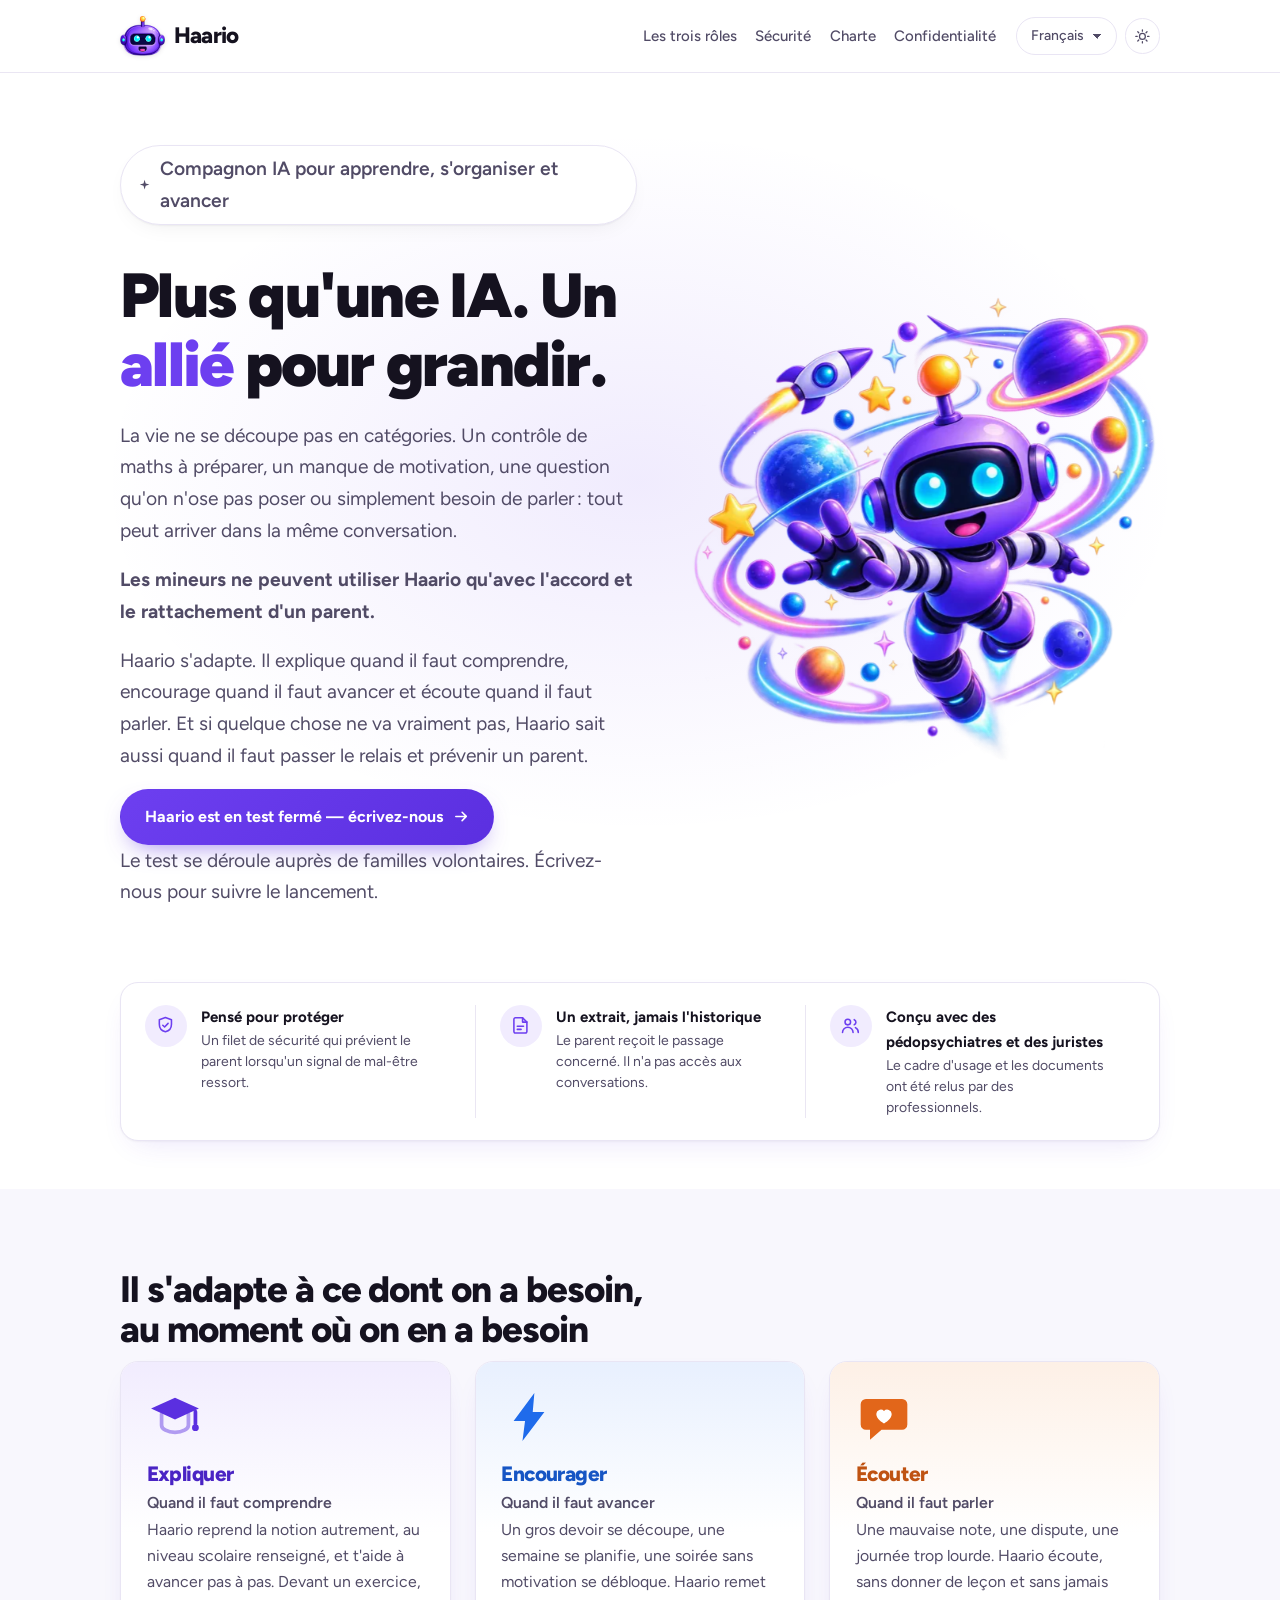
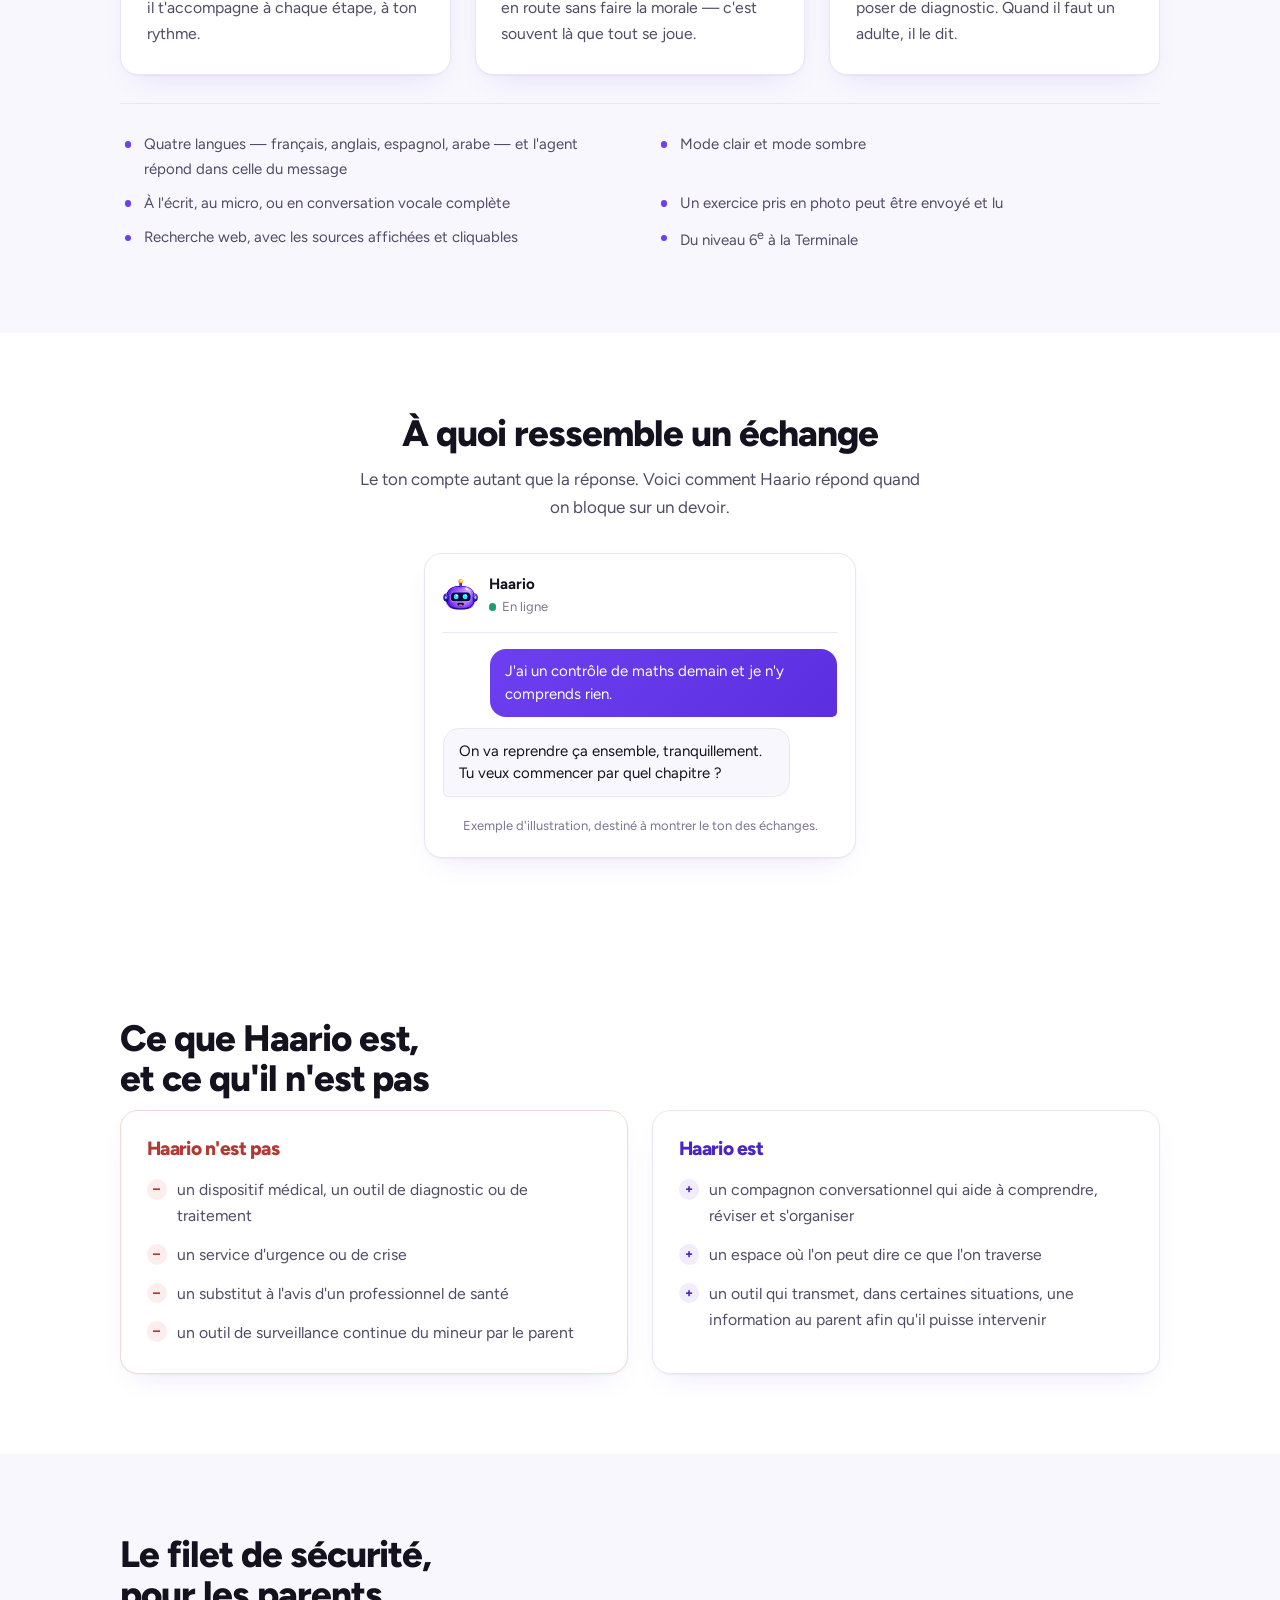
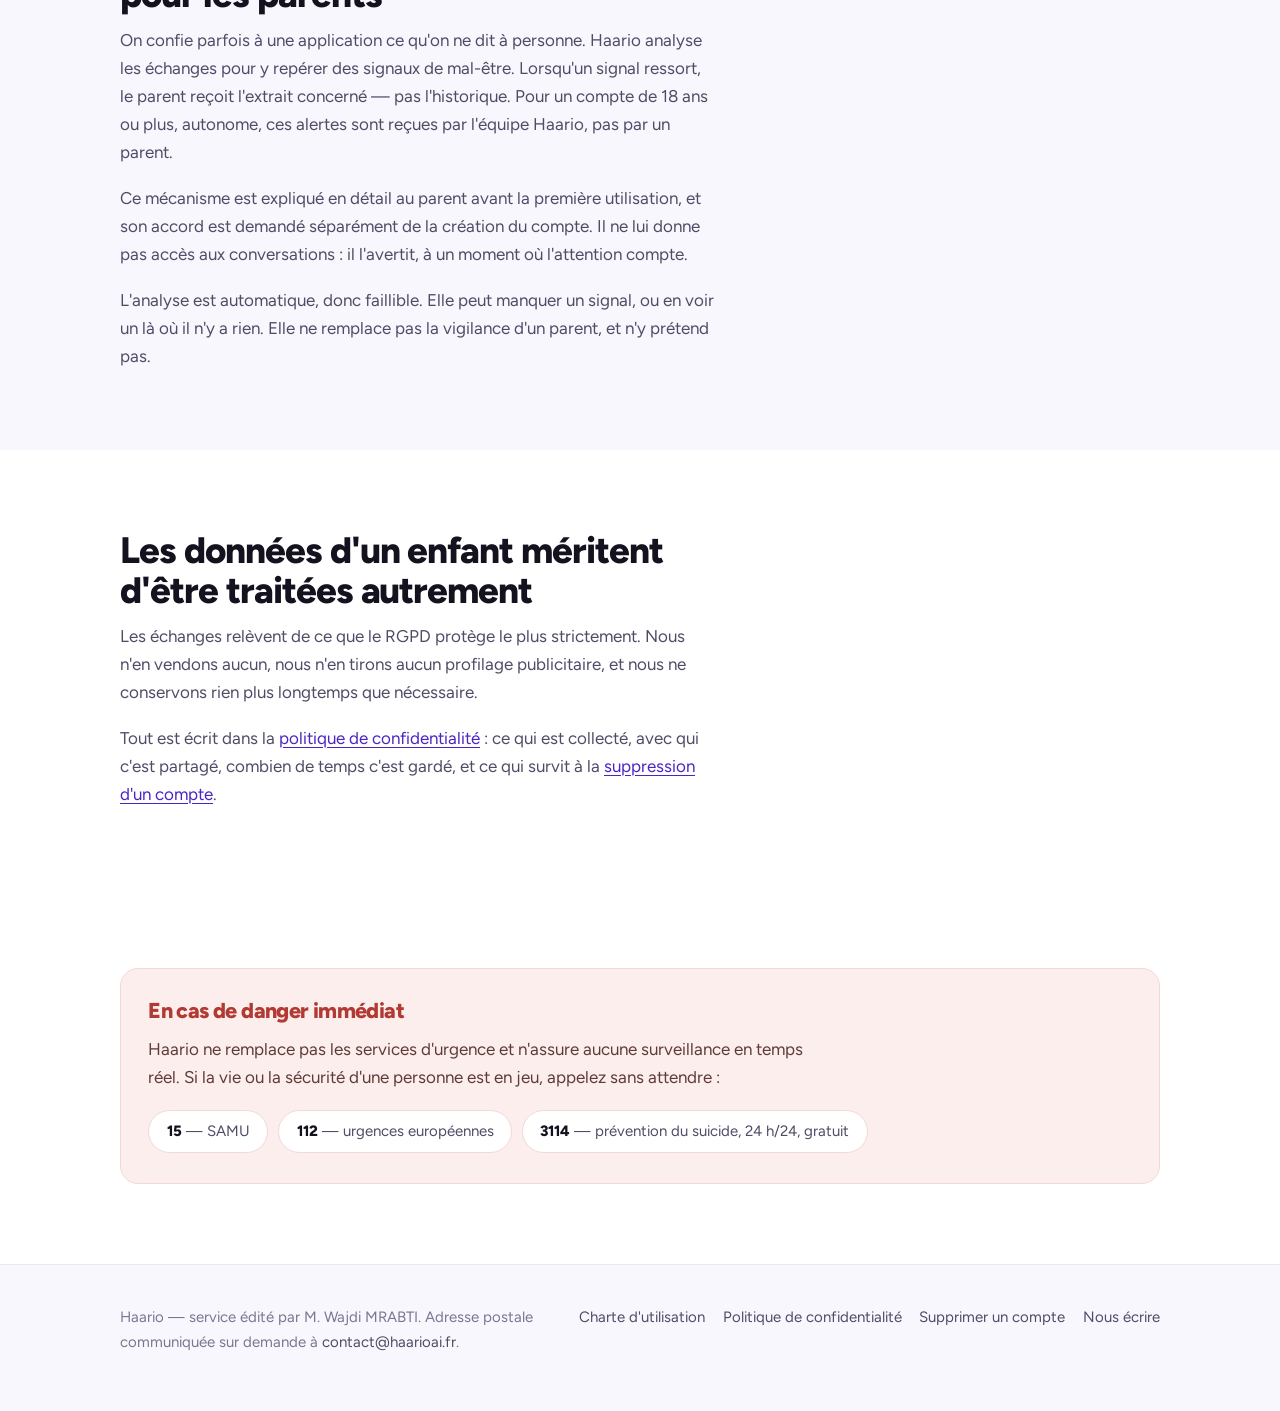
<file: index.html>
<!DOCTYPE html>
<html lang="fr" dir="ltr">
<head>
<meta charset="UTF-8">
<meta name="viewport" content="width=device-width, initial-scale=1">
<title>Haario — plus qu'une IA, un allié pour grandir</title>
<meta name="description" content="Haario est un compagnon IA pour apprendre, s'organiser et avancer. Il explique quand il faut comprendre, encourage quand il faut avancer, écoute quand il faut parler. Les mineurs ne peuvent utiliser Haario qu'avec l'accord et le rattachement d'un parent.">
<meta property="og:title" content="Haario — plus qu'une IA, un allié pour grandir">
<meta property="og:description" content="Compagnon IA pour apprendre, s'organiser et avancer. Il explique quand il faut comprendre, encourage quand il faut avancer, écoute quand il faut parler.">
<meta property="og:image" content="https://haarioai.com/images/haario-partage-1200x630.jpg">
<meta property="og:image:type" content="image/jpeg">
<meta property="og:image:width" content="1200">
<meta property="og:image:height" content="630">
<meta property="og:url" content="https://haarioai.com/">
<meta property="og:type" content="website">
<meta name="twitter:card" content="summary_large_image">
<meta name="theme-color" content="#FFFFFF" media="(prefers-color-scheme: light)">
<meta name="theme-color" content="#08060F" media="(prefers-color-scheme: dark)">
<link rel="icon" href="/images/haario-tete-icone-64.png" sizes="64x64" type="image/png">
<link rel="icon" href="/images/haario-tete-icone-192.png" sizes="192x192" type="image/png">
<link rel="apple-touch-icon" href="/images/haario-tete-icone-180.png">
<link rel="preconnect" href="https://fonts.googleapis.com">
<link rel="preconnect" href="https://fonts.gstatic.com" crossorigin>
<link href="https://fonts.googleapis.com/css2?family=Figtree:wght@400;500;600;700;800;900&family=Noto+Naskh+Arabic:wght@400;700&display=swap" rel="stylesheet">
<style>
/* Haario — feuille de style du site vitrine
   Thèmes clair / sombre, et sens de lecture LTR / RTL.

   ⚠️ Ce fichier est INTÉGRÉ dans chaque page : gen.py l'injecte dans les deux
      pages générées, index.html et suppression-de-compte/index.html le
      portent en dur. Toute modification ici doit être réinjectée.

   ⚠️ Propriétés logiques uniquement (padding-inline, inset-inline-start…) :
      l'arabe bascule la page en dir="rtl" et le miroir doit tenir. */

/* ══════════════════════════════════════════════════════════════════════
   1. Jetons
   ══════════════════════════════════════════════════════════════════════ */

:root {
  /* encres */
  --encre:      #15121F;
  --encre-2:    #514B66;
  --encre-3:    #7C7591;

  /* fonds */
  --fond:       #FFFFFF;
  --fond-2:     #F8F7FD;
  --carte:      #FFFFFF;
  --carte-bord: #E9E5F4;
  --trait:      #EAE6F3;

  /* les trois rôles portent chacun leur teinte, comme dans les maquettes */
  --violet:      #5B2FE0;
  --violet-vif:  #6D3FF0;
  --violet-sur:  #4A24C4;
  --violet-doux: #F1ECFE;
  --bleu:        #1F6BEB;
  --bleu-sur:    #1655C4;
  --bleu-doux:   #E8F0FE;
  --orange:      #E2661A;
  --orange-sur:  #BF5312;
  --orange-doux: #FDF0E6;

  /* urgence */
  --alerte:      #B23A34;
  --alerte-pale: #FCEEEC;
  --alerte-bord: #F2D9D5;
  --alerte-texte:#5E3B38;

  /* profondeur */
  /* Le bouton garde le violet profond de la marque dans les DEUX thèmes :
     sur le violet clair du mode sombre, du texte blanc tomberait sous le
     seuil de contraste. Ces deux jetons ne sont donc pas redéfinis plus bas. */
  --cta-a: #6D3FF0;
  --cta-b: #5B2FE0;
  --cta-encre: #FFFFFF;
  --ombre-cta: 0 10px 26px -12px rgba(91,47,224,.7);
  /* la pastille « en ligne » de l'apercu */
  --vert-ligne: #1F9D6E;
  /* le robot de l'en-tete est dessine sur fond clair : une ombre tres legere
     en mode clair, un halo en mode sombre */
  --filtre-marque: drop-shadow(0 1px 2px rgba(21,18,31,.12));

  --ombre:       0 1px 2px rgba(21,18,31,.05), 0 8px 24px -12px rgba(21,18,31,.10);
  --ombre-carte: 0 1px 2px rgba(21,18,31,.04), 0 12px 32px -16px rgba(91,47,224,.18);
  --halo:        rgba(91,47,224,.18);
  --lueur-hero:  radial-gradient(60% 55% at 50% 45%, rgba(109,63,240,.10), transparent 70%);

  --mesure: 34rem;
  --large:  68rem;
  --r:      18px;
  --r-s:    12px;

  color-scheme: light;
}

/* Le sombre s'applique soit par choix explicite, soit par réglage système
   tant que l'utilisateur n'a pas choisi le clair.
   ⚠️ Les deux thèmes sont tenus au même niveau de finition : le site démarre
      sur le réglage système, donc la moitié des visiteurs verra le clair. */
:root[data-theme="sombre"] {
  --encre:      #F3F0FB;
  --encre-2:    #ABA2C6;
  --encre-3:    #857CA1;

  --fond:       #08060F;
  --fond-2:     #0D0A1A;
  --carte:      #130E24;
  --carte-bord: #251C42;
  --trait:      #221A3C;

  --violet:      #A78BFA;
  --violet-vif:  #8B5CF6;
  --violet-sur:  #C4B0FD;
  --violet-doux: #1B1235;
  --bleu:        #5AA9FF;
  --bleu-sur:    #8CC4FF;
  --bleu-doux:   #0E1A33;
  --orange:      #FF9B57;
  --orange-sur:  #FFB585;
  --orange-doux: #2A1608;

  --alerte:      #F0938B;
  --alerte-pale: #2A1B1A;
  --alerte-bord: #452B29;
  --alerte-texte:#E8BDB8;

  --ombre:       none;
  --ombre-carte: 0 0 0 1px rgba(167,139,250,.06), 0 18px 40px -24px rgba(139,92,246,.45);
  --halo:        rgba(139,92,246,.30);
  --lueur-hero:  radial-gradient(58% 52% at 50% 45%, rgba(139,92,246,.30), transparent 72%);
  --vert-ligne:  #34D399;
  --filtre-marque: drop-shadow(0 0 8px rgba(139,92,246,.30));

  color-scheme: dark;
}

@media (prefers-color-scheme: dark) {
  :root:not([data-theme="clair"]):not([data-theme="sombre"]) {
    --encre:      #F3F0FB;
    --encre-2:    #ABA2C6;
    --encre-3:    #857CA1;

    --fond:       #08060F;
    --fond-2:     #0D0A1A;
    --carte:      #130E24;
    --carte-bord: #251C42;
    --trait:      #221A3C;

    --violet:      #A78BFA;
    --violet-vif:  #8B5CF6;
    --violet-sur:  #C4B0FD;
    --violet-doux: #1B1235;
    --bleu:        #5AA9FF;
    --bleu-sur:    #8CC4FF;
    --bleu-doux:   #0E1A33;
    --orange:      #FF9B57;
    --orange-sur:  #FFB585;
    --orange-doux: #2A1608;

    --alerte:      #F0938B;
    --alerte-pale: #2A1B1A;
    --alerte-bord: #452B29;
    --alerte-texte:#E8BDB8;

    --ombre:       none;
    --ombre-carte: 0 0 0 1px rgba(167,139,250,.06), 0 18px 40px -24px rgba(139,92,246,.45);
    --halo:        rgba(139,92,246,.30);
    --lueur-hero:  radial-gradient(58% 52% at 50% 45%, rgba(139,92,246,.30), transparent 72%);
    --vert-ligne:  #34D399;
    --filtre-marque: drop-shadow(0 0 8px rgba(139,92,246,.30));

    color-scheme: dark;
  }
}

/* ══════════════════════════════════════════════════════════════════════
   2. Base
   ══════════════════════════════════════════════════════════════════════ */

*, *::before, *::after { box-sizing: border-box; }
html { -webkit-text-size-adjust: 100%; scroll-behavior: smooth; }
@media (prefers-reduced-motion: reduce) { html { scroll-behavior: auto; } }

body {
  margin: 0;
  background: var(--fond);
  color: var(--encre);
  font-family: "Figtree", system-ui, -apple-system, "Segoe UI", sans-serif;
  font-size: 1.0625rem;
  line-height: 1.65;
  font-synthesis-weight: none;
  -webkit-font-smoothing: antialiased;
  transition: background-color .2s ease, color .2s ease;
}

/* L'arabe a besoin d'une famille qui le dessine correctement et d'un
   interlignage un peu plus généreux : les diacritiques manquent d'air. */
html[lang="ar"] body {
  font-family: "Noto Naskh Arabic", "Segoe UI", Tahoma, sans-serif;
  line-height: 1.95;
}
html[lang="ar"] h1, html[lang="ar"] h2, html[lang="ar"] h3, html[lang="ar"] .marque {
  font-family: "Noto Naskh Arabic", Georgia, serif;
  letter-spacing: 0;
  line-height: 1.55;
  font-weight: 700;
}

/* Titrage sans-serif lourd, comme les maquettes. */
h1, h2, h3 {
  font-weight: 800;
  line-height: 1.1;
  letter-spacing: -0.028em;
  color: var(--encre);
  text-wrap: balance;
  margin-block: 0;
}

p { margin-block: 0; }

a { color: var(--violet-sur); text-underline-offset: 3px; text-decoration-thickness: 1px; }
a:hover { color: var(--encre); }

:focus-visible { outline: 2.5px solid var(--violet-vif); outline-offset: 3px; border-radius: 6px; }

img { max-width: 100%; }

/* ══════════════════════════════════════════════════════════════════════
   3. Ossature
   ══════════════════════════════════════════════════════════════════════ */

.enveloppe { width: 100%; max-width: var(--large); margin-inline: auto; padding-inline: 1.5rem; }
.colonne { max-width: var(--mesure); }

.saut-contenu {
  position: absolute; inset-inline-start: -9999px;
  background: var(--carte); color: var(--encre);
  padding: .75rem 1rem; border-radius: var(--r-s);
}
.saut-contenu:focus { inset-inline-start: 1rem; top: 1rem; z-index: 50; }

/* ══════════════════════════════════════════════════════════════════════
   4. En-tête
   ══════════════════════════════════════════════════════════════════════ */

.tete {
  padding-block: 1rem;
  border-bottom: 1px solid var(--trait);
  background: var(--fond);
}
.tete .enveloppe { display: flex; align-items: center; justify-content: space-between; gap: 1rem; flex-wrap: wrap; }

.marque {
  font-weight: 800; font-size: 1.4rem; letter-spacing: -0.03em;
  color: var(--encre); text-decoration: none;
  display: inline-flex; align-items: center; gap: .55rem;
}
.marque img {
  /* Le fichier est recadré au ras du dessin : la hauteur déclarée ici est
     celle du robot réellement visible, pas celle d'une boîte à moitié vide. */
  height: 2.5rem; width: auto;
  display: block; flex: none;
  filter: var(--filtre-marque);
}

.barre { display: flex; align-items: center; gap: 1.25rem; flex-wrap: wrap; }
.nav { display: flex; gap: 1.15rem; font-size: .9375rem; flex-wrap: wrap; font-weight: 500; }
.nav a { color: var(--encre-2); text-decoration: none; }
.nav a:hover, .nav a[aria-current="page"] { color: var(--violet-sur); text-decoration: underline; }

/* Sur petit écran l'en-tête empilait trois blocs. En grille, la marque et les
   réglages partagent la première ligne, la navigation prend la seconde.
   `display: contents` fait remonter .nav et .reglages dans cette grille ;
   .barre n'a aucune sémantique propre, rien ne se perd.
   Les réglages restent visibles : ce sont des réglages, pas du décor. */
@media (max-width: 40rem) {
  .tete .enveloppe {
    display: grid;
    grid-template-columns: auto auto;
    align-items: center;
    row-gap: .7rem; column-gap: 1rem;
  }
  .barre { display: contents; }
  .marque   { grid-column: 1; grid-row: 1; }
  .reglages { grid-column: 2; grid-row: 1; justify-self: end; }
  .nav      { grid-column: 1 / -1; grid-row: 2; gap: .3rem 1rem; font-size: .875rem; }
}

/* ---------- réglages : langue et thème ---------- */

.reglages { display: flex; align-items: center; gap: .5rem; }

.choix-langue {
  font: inherit; font-size: .875rem; font-weight: 500;
  color: var(--encre-2); background: var(--carte);
  border: 1px solid var(--carte-bord); border-radius: 999px;
  padding: .4rem 2rem .4rem .85rem;
  appearance: none; cursor: pointer;
  background-image: linear-gradient(45deg, transparent 50%, currentColor 50%),
                    linear-gradient(135deg, currentColor 50%, transparent 50%);
  background-position: right 1.1rem center, right .85rem center;
  background-size: .3rem .3rem, .3rem .3rem;
  background-repeat: no-repeat;
}
[dir="rtl"] .choix-langue {
  padding: .4rem .85rem .4rem 2rem;
  background-position: left 0.85rem center, left 1.1rem center;
}
.choix-langue:hover { color: var(--encre); border-color: var(--violet); }

.bouton-theme {
  width: 2.2rem; height: 2.2rem;
  display: grid; place-items: center;
  background: var(--carte); color: var(--encre-2);
  border: 1px solid var(--carte-bord); border-radius: 999px;
  cursor: pointer; padding: 0;
}
.bouton-theme:hover { color: var(--violet-sur); border-color: var(--violet); }
.bouton-theme svg { width: 1.05rem; height: 1.05rem; display: block; }
.bouton-theme .lune { display: none; }
:root[data-theme="sombre"] .bouton-theme .lune { display: block; }
:root[data-theme="sombre"] .bouton-theme .soleil { display: none; }
@media (prefers-color-scheme: dark) {
  :root:not([data-theme="clair"]):not([data-theme="sombre"]) .bouton-theme .lune { display: block; }
  :root:not([data-theme="clair"]):not([data-theme="sombre"]) .bouton-theme .soleil { display: none; }
}

/* ══════════════════════════════════════════════════════════════════════
   5. Composants partagés
   ══════════════════════════════════════════════════════════════════════ */

/* pastille d'accroche */
.pastille {
  display: inline-flex; align-items: center; gap: .5rem;
  padding: .45rem 1rem;
  border: 1px solid var(--carte-bord); border-radius: 999px;
  background: var(--carte);
  font-size: .875rem; font-weight: 600; color: var(--violet-sur);
  box-shadow: var(--ombre);
}
.pastille svg { width: .95rem; height: .95rem; flex: none; }

/* appel à l'action — un seul, et il aboutit */
.cta {
  display: inline-flex; align-items: center; gap: .6rem;
  padding: .85rem 1.5rem;
  border-radius: 999px;
  background: linear-gradient(135deg, var(--cta-a), var(--cta-b));
  color: var(--cta-encre); text-decoration: none;
  font-weight: 700; font-size: 1rem;
  box-shadow: var(--ombre-cta);
  border: 1px solid transparent;
}
.cta:hover { color: var(--cta-encre); filter: brightness(1.08); }
.cta svg { width: 1.05rem; height: 1.05rem; flex: none; }
/* La flèche pointe vers la fin de ligne : en RTL elle se retourne. */
[dir="rtl"] .cta svg.fleche { transform: scaleX(-1); }

.sous-cta { font-size: .9375rem; color: var(--encre-3); margin-top: .9rem; max-width: 44ch; }

/* titres de section */
.section { padding-block: clamp(3rem, 7vw, 5rem); }
.section--fond { background: var(--fond-2); }
.titre-section {
  font-size: clamp(1.55rem, 3.4vw, 2.3rem);
  margin: 0 0 .7rem; max-width: 24ch;
}
.section--centre .titre-section { max-width: 30ch; margin-inline: auto; text-align: center; }
.intro-section { color: var(--encre-2); max-width: 52ch; margin: 0 0 2rem; }
.section--centre .intro-section { margin-inline: auto; text-align: center; }

/* ══════════════════════════════════════════════════════════════════════
   6. Hero
   ══════════════════════════════════════════════════════════════════════ */

.hero { position: relative; padding-block: clamp(2.5rem, 6vw, 4.5rem) clamp(2rem, 5vw, 3.5rem); }
.hero::before {
  content: ""; position: absolute; inset: 0;
  background: var(--lueur-hero);
  pointer-events: none;
}
.hero .enveloppe { position: relative; display: grid; gap: 2rem; align-items: center; }
@media (min-width: 58rem) {
  .hero .enveloppe { grid-template-columns: minmax(0, 1fr) minmax(0, .92fr); gap: 3rem; }
}

.hero h1 {
  font-size: clamp(2.3rem, 6.2vw, 3.9rem);
  font-weight: 900;
  margin: 1.25rem 0 1.25rem;
  max-width: 15ch;
}
/* Deux couleurs dans le titre, comme les maquettes. La classe existait déjà
   sur « allié » : elle passe du surlignage à la couleur de marque. */
.hero .souligne { color: var(--violet-vif); }

.hero p { font-size: clamp(1.0625rem, 2vw, 1.2rem); color: var(--encre-2); max-width: 46ch; margin: 0 0 1.1rem; }

.hero-visuel { justify-self: center; position: relative; }
.hero-visuel img { display: block; width: 100%; max-width: 34rem; height: auto; }

/* Un mouvement lent et de faible amplitude : il rend la mascotte vivante
   sans attirer l'œil pendant la lecture. */
@media (prefers-reduced-motion: no-preference) {
  .hero-visuel img {
    opacity: 0;
    animation: monte .9s cubic-bezier(.22,.7,.3,1) .35s forwards,
               flotte 7s ease-in-out 1.4s infinite;
  }
  .hero .pastille, .hero h1, .hero p, .hero .cta-bloc {
    opacity: 0; animation: monte .7s cubic-bezier(.22,.7,.3,1) forwards;
  }
  .hero h1 { animation-delay: .06s; }
  .hero p { animation-delay: .12s; }
  .hero .cta-bloc { animation-delay: .18s; }
}
@keyframes flotte {
  0%, 100% { transform: translateY(0); }
  50%      { transform: translateY(-.55rem); }
}
@keyframes monte { to { opacity: 1; transform: none; } }

/* ══════════════════════════════════════════════════════════════════════
   7. Bandeau de réassurance
   ══════════════════════════════════════════════════════════════════════ */

.reassurance { padding-bottom: clamp(2rem, 5vw, 3rem); }
.reassurance ul {
  list-style: none; margin: 0; padding: 1.4rem 1.5rem;
  display: grid; gap: 1.25rem;
  background: var(--carte); border: 1px solid var(--carte-bord);
  border-radius: var(--r); box-shadow: var(--ombre-carte);
}
@media (min-width: 46rem) {
  .reassurance ul { grid-template-columns: repeat(3, 1fr); gap: 0; }
  .reassurance li + li { border-inline-start: 1px solid var(--trait); padding-inline-start: 1.5rem; }
  .reassurance li { padding-inline-end: 1.5rem; }
}
.reassurance li { display: flex; align-items: flex-start; gap: .9rem; }
.reassurance .jeton {
  flex: none; width: 2.6rem; height: 2.6rem;
  display: grid; place-items: center;
  border-radius: 999px;
  background: var(--violet-doux); color: var(--violet-vif);
}
.reassurance .jeton svg { width: 1.3rem; height: 1.3rem; display: block; }
.reassurance b { display: block; font-weight: 700; font-size: .9375rem; color: var(--encre); }
.reassurance span { display: block; font-size: .875rem; color: var(--encre-2); line-height: 1.5; }

/* ══════════════════════════════════════════════════════════════════════
   8. Les trois rôles
   ══════════════════════════════════════════════════════════════════════ */

.trois { display: grid; gap: 1.25rem; grid-template-columns: 1fr; }
@media (min-width: 46rem) { .trois { grid-template-columns: repeat(3, 1fr); gap: 1.5rem; } }

.pan {
  background: var(--carte);
  border: 1px solid var(--carte-bord);
  border-radius: var(--r);
  padding: 1.7rem 1.6rem;
  box-shadow: var(--ombre-carte);
  position: relative; overflow: hidden;
}
/* Chaque rôle porte sa teinte : le dégradé descend du haut de la carte. */
.pan::before {
  content: ""; position: absolute; inset: 0; pointer-events: none;
  background: linear-gradient(180deg, var(--teinte-doux), transparent 55%);
}
.pan > * { position: relative; }
.pan--comprendre { --teinte: var(--violet); --teinte-sur: var(--violet-sur); --teinte-doux: var(--violet-doux); }
.pan--avancer    { --teinte: var(--bleu);   --teinte-sur: var(--bleu-sur);   --teinte-doux: var(--bleu-doux); }
.pan--parler     { --teinte: var(--orange); --teinte-sur: var(--orange-sur); --teinte-doux: var(--orange-doux); }

.pan .icone {
  width: 3.5rem; height: 3.5rem; margin-bottom: 1.1rem; display: block;
  color: var(--teinte);
}
.pan .icone svg { width: 100%; height: 100%; display: block; }
:root[data-theme="sombre"] .pan .icone { filter: drop-shadow(0 0 10px color-mix(in srgb, var(--teinte) 45%, transparent)); }
@media (prefers-color-scheme: dark) {
  :root:not([data-theme="clair"]):not([data-theme="sombre"]) .pan .icone {
    filter: drop-shadow(0 0 10px color-mix(in srgb, var(--teinte) 45%, transparent));
  }
}
.pan h3 { font-size: 1.3rem; margin: 0 0 .3rem; color: var(--teinte-sur); font-weight: 800; }
.pan-sous { font-size: .875rem; font-weight: 600; color: var(--encre-3); margin: 0 0 .7rem; }
.pan p { margin: 0; font-size: .9875rem; color: var(--encre-2); }

/* la liste des capacités réelles, sous les cartes */
.fil { margin-top: 1.75rem; padding-top: 1.75rem; border-top: 1px solid var(--trait); }
.fil ul { margin: 0; padding: 0; list-style: none; display: grid; gap: .6rem; }
@media (min-width: 46rem) { .fil ul { grid-template-columns: 1fr 1fr; gap: .6rem 2rem; } }
.fil li { position: relative; padding-inline-start: 1.5rem; color: var(--encre-2); font-size: .9375rem; }
.fil li::before {
  content: ""; position: absolute; inset-inline-start: .3rem; top: .62em;
  width: .4rem; height: .4rem; border-radius: 50%; background: var(--violet-vif);
}

/* ══════════════════════════════════════════════════════════════════════
   9. Aperçu de conversation
   ══════════════════════════════════════════════════════════════════════ */

/* ⚠️ L'échange reste anodin. Mettre en vitrine un ado qui va mal serait
   indécent, et donnerait de Haario l'image d'un produit qui se nourrit du
   malheur. */
.apercu {
  background: var(--carte); border: 1px solid var(--carte-bord);
  border-radius: var(--r); box-shadow: var(--ombre-carte);
  padding: 1.1rem 1.1rem 1.3rem;
  max-width: 27rem; margin-inline: auto;
}
.apercu-tete {
  display: flex; align-items: center; gap: .7rem;
  padding-bottom: .9rem; margin-bottom: 1rem;
  border-bottom: 1px solid var(--trait);
}
.apercu-tete img { width: 2.2rem; height: auto; flex: none; display: block; }
.apercu-tete b { font-size: .9375rem; font-weight: 700; display: block; color: var(--encre); }
.apercu-tete span { font-size: .8125rem; color: var(--encre-3); display: flex; align-items: center; gap: .35rem; }
.apercu-tete span::before {
  content: ""; width: .45rem; height: .45rem; border-radius: 50%;
  background: var(--vert-ligne); flex: none;
}
.bulles { display: grid; gap: .7rem; }
.bulle { max-width: 88%; padding: .7rem .95rem; border-radius: 16px; font-size: .9375rem; line-height: 1.5; }
/* Même violet profond que le bouton, et pour la même raison : en mode
   sombre, --violet-vif s'éclaircit et le texte blanc devient illisible. */
.bulle--ado {
  justify-self: end;
  background: linear-gradient(135deg, var(--cta-a), var(--cta-b));
  color: var(--cta-encre);
  border-end-end-radius: 5px;
}
.bulle--haario {
  justify-self: start;
  background: var(--fond-2); color: var(--encre);
  border: 1px solid var(--trait);
  border-end-start-radius: 5px;
}
.apercu-note { margin-top: 1.1rem; font-size: .8125rem; color: var(--encre-3); text-align: center; }

/* ══════════════════════════════════════════════════════════════════════
   10. Ce que Haario est / n'est pas
   ══════════════════════════════════════════════════════════════════════ */

.deux-versants { display: grid; gap: 1.25rem; grid-template-columns: 1fr; }
@media (min-width: 46rem) { .deux-versants { grid-template-columns: 1fr 1fr; gap: 1.5rem; } }

.versant {
  background: var(--carte); border: 1px solid var(--carte-bord);
  border-radius: var(--r); padding: 1.7rem 1.6rem; box-shadow: var(--ombre-carte);
}
.versant h3 { font-size: 1.2rem; margin: 0 0 1.1rem; }
.versant ul { margin: 0; padding: 0; list-style: none; }
.versant li { position: relative; padding-inline-start: 1.9rem; margin-bottom: .8rem; color: var(--encre-2); font-size: .9875rem; }
.versant li:last-child { margin-bottom: 0; }
.versant li::before {
  position: absolute; inset-inline-start: 0; top: .15em;
  width: 1.3rem; height: 1.3rem; border-radius: 999px;
  display: grid; place-items: center;
  font-weight: 800; font-size: .8rem; line-height: 1;
}
.versant--non { border-color: var(--alerte-bord); }
.versant--non h3 { color: var(--alerte); }
.versant--non li::before { content: "\2013"; color: var(--alerte); background: var(--alerte-pale); }
.versant--oui h3 { color: var(--violet-sur); }
.versant--oui li::before { content: "+"; color: var(--violet-sur); background: var(--violet-doux); }

/* ══════════════════════════════════════════════════════════════════════
   11. Filet de sécurité, données
   ══════════════════════════════════════════════════════════════════════ */

/* Pas de regle sur `.section p` : a (0,1,1) elle battait les composants
   nommes par une seule classe (.bulle--ado, .pan-sous, .intro-section,
   .apercu-note) et leur imposait sa couleur. La couleur de lecture est
   portee par .prose, qui l'herite a ses paragraphes. */
.prose { max-width: 54ch; display: grid; gap: 1.1rem; color: var(--encre-2); }

/* ══════════════════════════════════════════════════════════════════════
   12. Urgence
   ══════════════════════════════════════════════════════════════════════ */

/* ⚠️ Cette section reste sur la page d'accueil. C'est un point produit, pas
   un choix de mise en page. */
.urgence {
  background: var(--alerte-pale);
  border: 1px solid var(--alerte-bord);
  border-radius: var(--r);
  padding: 1.9rem 1.7rem;
}
.urgence h2 { font-size: 1.35rem; margin: 0 0 .75rem; color: var(--alerte); }
.urgence p { margin: 0 0 1.2rem; color: var(--alerte-texte); max-width: 60ch; }
.numeros { display: flex; flex-wrap: wrap; gap: .6rem; margin: 0; padding: 0; list-style: none; }
.numeros li {
  background: var(--carte); border: 1px solid var(--alerte-bord);
  border-radius: 999px; padding: .5rem 1.1rem;
  font-size: .9375rem; color: var(--encre-2);
}
.numeros strong { color: var(--encre); font-weight: 800; }

/* ══════════════════════════════════════════════════════════════════════
   13. Pages de contenu
   ══════════════════════════════════════════════════════════════════════ */

/* ⚠️ Le corps juridique reste lisible avant d'être beau : fond sobre,
   contraste élevé, mesure courte. Pas de néon derrière du texte de loi. */
.doc { padding-block: clamp(2.5rem, 6vw, 4rem) 4rem; background: var(--fond); }
.doc .colonne { max-width: 40rem; }
.doc h1 { font-size: clamp(1.9rem, 5vw, 2.7rem); margin: 0 0 .5rem; }
.doc .maj { color: var(--encre-3); font-size: .9375rem; margin: 0 0 2.5rem; }
.doc h2 { font-size: 1.3rem; margin: 2.75rem 0 .85rem; padding-top: 1.5rem; border-top: 1px solid var(--trait); }
.doc h2:first-of-type { border-top: none; padding-top: 0; }
.doc h3 { font-size: 1.05rem; margin: 1.75rem 0 .5rem; }
.doc p, .doc li { color: var(--encre-2); }
.doc p { margin-block: 1rem; }
.doc ul, .doc ol { padding-inline-start: 1.2rem; }
.doc li { margin-bottom: .45rem; }
.doc strong { color: var(--encre); font-weight: 700; }
.doc em { color: var(--encre-3); }

.doc blockquote { margin: 1.5rem 0; padding-inline-start: 1.15rem; border-inline-start: 3px solid var(--violet); }
.doc blockquote p { font-size: .9375rem; }

.tableau { overflow-x: auto; margin: 1.5rem 0; }
.doc table {
  border-collapse: collapse; width: 100%; font-size: .9375rem;
  background: var(--carte); border: 1px solid var(--carte-bord);
  border-radius: var(--r-s); overflow: hidden;
}
.doc th, .doc td { text-align: start; padding: .7rem .85rem; border-bottom: 1px solid var(--trait); vertical-align: top; }
.doc th { background: var(--violet-doux); font-weight: 700; font-size: .8125rem; color: var(--encre); }
.doc tr:last-child td { border-bottom: none; }

.encart {
  background: var(--carte); border: 1px solid var(--carte-bord);
  border-inline-start: 3px solid var(--violet); border-radius: var(--r-s);
  padding: 1.25rem 1.4rem; margin: 1.75rem 0;
}
.encart p:first-child { margin-top: 0; }
.encart p:last-child { margin-bottom: 0; }
.encart--attention { border-inline-start-color: var(--alerte); background: var(--alerte-pale); border-color: var(--alerte-bord); }
.encart--attention p { color: var(--alerte-texte); }

.etape-mode {
  background: var(--carte); border: 1px solid var(--carte-bord);
  border-radius: var(--r-s); padding: 1.25rem 1.4rem; margin: 1.25rem 0;
}
.etape-mode ol, .etape-mode ul { margin: 0; }
.etape-mode p:first-child { margin-top: 0; }
.etape-mode p:last-child { margin-bottom: 0; }

/* Bandeau des pages juridiques : la version française fait foi. */
.bandeau-langue {
  background: var(--violet-doux); border: 1px solid var(--carte-bord);
  border-radius: var(--r-s); padding: .9rem 1.15rem; margin: 0 0 2rem;
  font-size: .9rem; color: var(--encre-2);
}

/* ══════════════════════════════════════════════════════════════════════
   14. Pied
   ══════════════════════════════════════════════════════════════════════ */

.pied {
  border-top: 1px solid var(--trait); background: var(--fond-2);
  padding-block: 2.5rem 3.5rem; font-size: .9375rem; color: var(--encre-3);
}
.pied .enveloppe { display: grid; gap: 1.75rem; }
@media (min-width: 46rem) { .pied .enveloppe { grid-template-columns: 1fr auto; align-items: start; } }
.pied nav { display: flex; flex-wrap: wrap; gap: 1.1rem; }
.pied a { color: var(--encre-2); text-decoration: none; }
.pied a:hover { color: var(--violet-sur); text-decoration: underline; }
.pied .mentions { max-width: 42ch; margin: 0; }

</style>
<script>
// Appliqué avant le rendu : sans ça, une page sombre s'affiche blanche
// pendant un instant, ce qui pique les yeux le soir.
(function () {
  try {
    var d = document.documentElement;
    var t = localStorage.getItem('haario-theme');
    if (t) d.setAttribute('data-theme', t);
    var l = localStorage.getItem('haario-langue');
    if (l) { d.lang = l; d.dir = (l === 'ar' ? 'rtl' : 'ltr'); }
  } catch (e) {}
})();
</script>
</head>
<body>

<a class="saut-contenu" href="#contenu" data-i18n="saut">Aller au contenu</a>

<header class="tete">
  <div class="enveloppe">
    <a class="marque" href="/"><img src="/images/haario-tete-marque.png" alt="" width="135" height="120" decoding="async"><span>Haario</span></a>
    <div class="barre">
      <nav class="nav" aria-label="Principale">
        <a href="#roles" data-i18n="nav.roles">Les trois rôles</a>
        <a href="#securite" data-i18n="nav.securite">Sécurité</a>
        <a href="/charte" data-i18n="nav.charte">Charte</a>
        <a href="/confidentialite" data-i18n="nav.conf">Confidentialité</a>
      </nav>
      <div class="reglages">
        <select class="choix-langue" id="langue" data-i18n-aria="a11y.langue" aria-label="Choisir la langue">
          <option value="fr">Français</option>
          <option value="en">English</option>
          <option value="es">Español</option>
          <option value="ar">العربية</option>
        </select>
        <button class="bouton-theme" id="theme" type="button" data-i18n-aria="a11y.theme" aria-label="Changer de thème">
          <svg class="soleil" viewBox="0 0 24 24" fill="none" stroke="currentColor" stroke-width="1.8" stroke-linecap="round" aria-hidden="true"><circle cx="12" cy="12" r="4.2"/><path d="M12 2.6v2M12 19.4v2M2.6 12h2M19.4 12h2M5.4 5.4l1.4 1.4M17.2 17.2l1.4 1.4M18.6 5.4l-1.4 1.4M6.8 17.2l-1.4 1.4"/></svg>
          <svg class="lune" viewBox="0 0 24 24" fill="none" stroke="currentColor" stroke-width="1.8" stroke-linecap="round" stroke-linejoin="round" aria-hidden="true"><path d="M20 14.5A8.2 8.2 0 0 1 9.5 4a8.3 8.3 0 1 0 10.5 10.5z"/></svg>
        </button>
      </div>
    </div>
  </div>
</header>

<main id="contenu">

  <section class="hero">
    <div class="enveloppe">
      <div class="hero-texte">
        <p class="pastille"><svg viewBox="0 0 24 24" fill="currentColor" aria-hidden="true"><path d="M12 4.4l1.7 5.9 5.9 1.7-5.9 1.7-1.7 5.9-1.7-5.9-5.9-1.7 5.9-1.7z"/></svg><span data-i18n="hero.eyebrow">Compagnon IA pour apprendre, s'organiser et avancer</span></p>
        <h1 id="titre-hero" data-i18n="hero.titre">Plus qu'une IA. Un allié pour grandir.</h1>
        <p data-i18n="hero.p1">La vie ne se découpe pas en catégories. Un contrôle de maths à préparer, un manque de motivation, une question qu'on n'ose pas poser ou simplement besoin de parler : tout peut arriver dans la même conversation.</p>
        <p class="mineurs" data-i18n="hero.mineurs"><strong>Les mineurs ne peuvent utiliser Haario qu'avec l'accord et le rattachement d'un parent.</strong></p>
        <p data-i18n="hero.p2">Haario s'adapte. Il explique quand il faut comprendre, encourage quand il faut avancer et écoute quand il faut parler. Et si quelque chose ne va vraiment pas, Haario sait aussi quand il faut passer le relais et prévenir un parent.</p>
        <!-- Un seul appel à l'action, et il aboutit : l'application n'est pas
             publiée, aucun autre parcours n'existe. -->
        <div class="cta-bloc">
          <a class="cta" href="mailto:contact@haarioai.fr"><span data-i18n="cta.contact">Haario est en test fermé — écrivez-nous</span><svg class="fleche" viewBox="0 0 24 24" fill="none" stroke="currentColor" stroke-width="2.2" stroke-linecap="round" stroke-linejoin="round" aria-hidden="true"><path d="M4 12h15M13 6l6 6-6 6"/></svg></a>
          <p class="sous-cta" data-i18n="hero.test">Le test se déroule auprès de familles volontaires. Écrivez-nous pour suivre le lancement.</p>
        </div>
      </div>
      <div class="hero-visuel">
        <img src="/images/haario-heros-600.webp"
             srcset="/images/haario-heros-600.webp 600w, /images/haario-heros-1200.webp 1200w"
             sizes="(min-width: 58rem) 34rem, 90vw"
             width="600" height="644"
             alt="La mascotte de Haario, un petit robot violet, s'élance au milieu de planètes et d'étoiles."
             fetchpriority="high" decoding="async">
      </div>
    </div>
  </section>

  <!-- Bandeau de réassurance. ⚠️ Aucune preuve sociale : l'application n'est
       pas publiée. Le troisième point énonce un fait vérifiable. -->
  <section class="reassurance" aria-label="Ce qui encadre Haario">
    <div class="enveloppe">
      <ul>
        <li>
          <span class="jeton"><svg viewBox="0 0 24 24" fill="none" stroke="currentColor" stroke-width="1.8" stroke-linecap="round" stroke-linejoin="round" aria-hidden="true"><path d="M12 2.8l7 2.6v5.4c0 4.2-2.9 7.7-7 8.6-4.1-.9-7-4.4-7-8.6V5.4z"/><path d="M9 11.8l2.1 2.1 4-4.2"/></svg></span>
          <div><b data-i18n="rea.a.t">Pensé pour protéger</b><span data-i18n="rea.a.p">Un filet de sécurité qui prévient le parent lorsqu'un signal de mal-être ressort.</span></div>
        </li>
        <li>
          <span class="jeton"><svg viewBox="0 0 24 24" fill="none" stroke="currentColor" stroke-width="1.8" stroke-linecap="round" stroke-linejoin="round" aria-hidden="true"><path d="M14.5 3.2H6.2A1.7 1.7 0 0 0 4.5 4.9v14.2a1.7 1.7 0 0 0 1.7 1.7h11.6a1.7 1.7 0 0 0 1.7-1.7V8.2z"/><path d="M14.5 3.2v5h5"/><path d="M8.4 13h7.2M8.4 16.6h4.4"/></svg></span>
          <div><b data-i18n="rea.b.t">Un extrait, jamais l'historique</b><span data-i18n="rea.b.p">Le parent reçoit le passage concerné. Il n'a pas accès aux conversations.</span></div>
        </li>
        <li>
          <span class="jeton"><svg viewBox="0 0 24 24" fill="none" stroke="currentColor" stroke-width="1.8" stroke-linecap="round" stroke-linejoin="round" aria-hidden="true"><circle cx="9" cy="8.2" r="3.2"/><path d="M2.9 20.2a6.1 6.1 0 0 1 12.2 0"/><path d="M16.4 5.4a3.2 3.2 0 0 1 0 5.9"/><path d="M17.8 14.6a6.1 6.1 0 0 1 3.3 5.6"/></svg></span>
          <div><b data-i18n="rea.c.t">Conçu avec des pédopsychiatres et des juristes</b><span data-i18n="rea.c.p">Le cadre d'usage et les documents ont été relus par des professionnels.</span></div>
        </li>
      </ul>
    </div>
  </section>

  <section class="section section--fond" id="roles" aria-labelledby="t-roles">
    <div class="enveloppe">
      <h2 id="t-roles" class="titre-section" data-i18n="roles.titre">Il s'adapte à ce dont on a besoin, au moment où on en a besoin</h2>
      <div class="trois">
        <article class="pan pan--comprendre">
          <span class="icone"><svg viewBox="0 0 48 48" fill="none" aria-hidden="true"><path d="M24 7.5 3.5 16.8 24 26.1l20.5-9.3z" fill="currentColor"/><path d="M12.5 21.5V31c0 3.4 5.1 6.1 11.5 6.1S35.5 34.4 35.5 31v-9.5" stroke="currentColor" stroke-width="3.2" stroke-linecap="round" opacity=".45"/><path d="M41.5 19.4v10.2" stroke="currentColor" stroke-width="3.2" stroke-linecap="round"/><circle cx="41.5" cy="33.2" r="2.9" fill="currentColor"/></svg></span>
          <h3 data-i18n="roles.a.role">Expliquer</h3>
          <p class="pan-sous" data-i18n="roles.a.h">Quand il faut comprendre</p>
          <p data-i18n="roles.a.p">Haario reprend la notion autrement, au niveau scolaire renseigné, et t'aide à avancer pas à pas. Devant un exercice, il t'accompagne à chaque étape, à ton rythme.</p>
        </article>
        <article class="pan pan--avancer">
          <span class="icone"><svg viewBox="0 0 48 48" fill="none" aria-hidden="true"><path d="M28.6 3.5 10.8 27.4h9.8L18.4 44.5 37.2 19.7h-10z" fill="currentColor"/></svg></span>
          <h3 data-i18n="roles.b.role">Encourager</h3>
          <p class="pan-sous" data-i18n="roles.b.h">Quand il faut avancer</p>
          <p data-i18n="roles.b.p">Un gros devoir se découpe, une semaine se planifie, une soirée sans motivation se débloque. Haario remet en route sans faire la morale — c'est souvent là que tout se joue.</p>
        </article>
        <article class="pan pan--parler">
          <span class="icone"><svg viewBox="0 0 48 48" fill="none" aria-hidden="true"><path d="M8.5 8.5h31a4.5 4.5 0 0 1 4.5 4.5v17.4a4.5 4.5 0 0 1-4.5 4.5H21.9L12 43.6v-8.7H8.5A4.5 4.5 0 0 1 4 30.4V13a4.5 4.5 0 0 1 4.5-4.5z" fill="currentColor"/><path d="M24 29.6c-1.2-.8-6.6-4-6.6-8.2a3.8 3.8 0 0 1 6.6-2.5 3.8 3.8 0 0 1 6.6 2.5c0 4.2-5.4 7.4-6.6 8.2z" fill="var(--carte)"/></svg></span>
          <h3 data-i18n="roles.c.role">Écouter</h3>
          <p class="pan-sous" data-i18n="roles.c.h">Quand il faut parler</p>
          <p data-i18n="roles.c.p">Une mauvaise note, une dispute, une journée trop lourde. Haario écoute, sans donner de leçon et sans jamais poser de diagnostic. Quand il faut un adulte, il le dit.</p>
        </article>
      </div>
      <div class="fil">
        <ul>
          <li data-i18n="fil.1">Quatre langues — français, anglais, espagnol, arabe — et l'agent répond dans celle du message</li>
          <li data-i18n="fil.2">Mode clair et mode sombre</li>
          <li data-i18n="fil.3">À l'écrit, au micro, ou en conversation vocale complète</li>
          <li data-i18n="fil.4">Un exercice pris en photo peut être envoyé et lu</li>
          <li data-i18n="fil.5">Recherche web, avec les sources affichées et cliquables</li>
          <li data-i18n="fil.6">Du niveau 6<sup>e</sup> à la Terminale</li>
        </ul>
      </div>
    </div>
  </section>

  <!-- Apercu de conversation. ⚠️ L'echange reste anodin : mettre en vitrine
       un ado qui va mal serait indecent. Il est explicitement presente
       comme un exemple, pas comme une conversation reelle. -->
  <section class="section section--centre" aria-labelledby="t-apercu">
    <div class="enveloppe">
      <h2 id="t-apercu" class="titre-section" data-i18n="apercu.titre">À quoi ressemble un échange</h2>
      <p class="intro-section" data-i18n="apercu.intro">Le ton compte autant que la réponse. Voici comment Haario répond quand on bloque sur un devoir.</p>
      <div class="apercu">
        <div class="apercu-tete">
          <img src="/images/haario-tete-marque.png" alt="" width="135" height="120" decoding="async">
          <div><b>Haario</b><span data-i18n="apercu.statut">En ligne</span></div>
        </div>
        <div class="bulles">
          <p class="bulle bulle--ado" data-i18n="apercu.ado">J'ai un contrôle de maths demain et je n'y comprends rien.</p>
          <p class="bulle bulle--haario" data-i18n="apercu.haario">On va reprendre ça ensemble, tranquillement. Tu veux commencer par quel chapitre ?</p>
        </div>
        <p class="apercu-note" data-i18n="apercu.note">Exemple d'illustration, destiné à montrer le ton des échanges.</p>
      </div>
    </div>
  </section>

  <section class="section" aria-labelledby="t-cadre">
    <div class="enveloppe">
      <h2 id="t-cadre" class="titre-section" data-i18n="cadre.titre">Ce que Haario est, et ce qu'il n'est pas</h2>
      <div class="deux-versants">
        <div class="versant versant--non">
          <h3 data-i18n="cadre.non.h">Haario n'est pas</h3>
          <ul>
            <li data-i18n="cadre.non.2">un dispositif médical, un outil de diagnostic ou de traitement</li>
            <li data-i18n="cadre.non.3">un service d'urgence ou de crise</li>
            <li data-i18n="cadre.non.4">un substitut à l'avis d'un professionnel de santé</li>
            <li data-i18n="cadre.non.5">un outil de surveillance continue du mineur par le parent</li>
          </ul>
        </div>
        <div class="versant versant--oui">
          <h3 data-i18n="cadre.oui.h">Haario est</h3>
          <ul>
            <li data-i18n="cadre.oui.1">un compagnon conversationnel qui aide à comprendre, réviser et s'organiser</li>
            <li data-i18n="cadre.oui.2">un espace où l'on peut dire ce que l'on traverse</li>
            <li data-i18n="cadre.oui.3">un outil qui transmet, dans certaines situations, une information au parent afin qu'il puisse intervenir</li>
          </ul>
        </div>
      </div>
    </div>
  </section>

  <section class="section section--fond" id="securite" aria-labelledby="t-securite">
    <div class="enveloppe">
      <h2 id="t-securite" class="titre-section" data-i18n="secu.titre">Le filet de sécurité, pour les parents</h2>
      <div class="prose">
        <p data-i18n="secu.p1">On confie parfois à une application ce qu'on ne dit à personne. Haario analyse les échanges pour y repérer des signaux de mal-être. Lorsqu'un signal ressort, le parent reçoit l'extrait concerné — pas l'historique. Pour un compte de 18 ans ou plus, autonome, ces alertes sont reçues par l'équipe Haario, pas par un parent.</p>
        <p data-i18n="secu.p2">Ce mécanisme est expliqué en détail au parent avant la première utilisation, et son accord est demandé séparément de la création du compte. Il ne lui donne pas accès aux conversations : il l'avertit, à un moment où l'attention compte.</p>
        <p data-i18n="secu.p3">L'analyse est automatique, donc faillible. Elle peut manquer un signal, ou en voir un là où il n'y a rien. Elle ne remplace pas la vigilance d'un parent, et n'y prétend pas.</p>
      </div>
    </div>
  </section>

  <section class="section" aria-labelledby="t-donnees">
    <div class="enveloppe">
      <h2 id="t-donnees" class="titre-section" data-i18n="data.titre">Les données d'un enfant méritent d'être traitées autrement</h2>
      <div class="prose">
        <p data-i18n="data.p1">Les échanges relèvent de ce que le RGPD protège le plus strictement. Nous n'en vendons aucun, nous n'en tirons aucun profilage publicitaire, et nous ne conservons rien plus longtemps que nécessaire.</p>
        <p data-i18n="data.p2">Tout est écrit dans la <a href="/confidentialite">politique de confidentialité</a> : ce qui est collecté, avec qui c'est partagé, combien de temps c'est gardé, et ce qui survit à la <a href="/suppression-de-compte">suppression d'un compte</a>.</p>
      </div>
    </div>
  </section>

  <section class="section" aria-labelledby="t-urgence">
    <div class="enveloppe">
      <div class="urgence">
        <h2 id="t-urgence" data-i18n="urg.titre">En cas de danger immédiat</h2>
        <p data-i18n="urg.p">Haario ne remplace pas les services d'urgence et n'assure aucune surveillance en temps réel. Si la vie ou la sécurité d'une personne est en jeu, appelez sans attendre :</p>
        <ul class="numeros">
          <li data-i18n="urg.1"><strong>15</strong> — SAMU</li>
          <li data-i18n="urg.2"><strong>112</strong> — urgences européennes</li>
          <li data-i18n="urg.3"><strong>3114</strong> — prévention du suicide, 24 h/24, gratuit</li>
        </ul>
      </div>
    </div>
  </section>

</main>

<footer class="pied">
  <div class="enveloppe">
    <p class="mentions" data-i18n="pied.mentions">Haario — service édité par M. Wajdi MRABTI. Adresse postale communiquée sur demande à <a href="mailto:contact@haarioai.fr">contact@haarioai.fr</a>.</p>
    <nav aria-label="Documents">
      <a href="/charte" data-i18n="pied.charte">Charte d'utilisation</a>
      <a href="/confidentialite" data-i18n="pied.conf">Politique de confidentialité</a>
      <a href="/suppression-de-compte" data-i18n="pied.supp">Supprimer un compte</a>
      <a href="mailto:contact@haarioai.fr" data-i18n="pied.contact">Nous écrire</a>
    </nav>
  </div>
</footer>

<script>
var TRADUCTIONS = {
  en: {
    "saut": "Skip to content",
    "titre.page": "Haario — more than an AI, an ally for growing up",
    "nav.roles": "The three roles", "nav.securite": "Safety", "nav.charte": "Terms", "nav.conf": "Privacy",
    "a11y.langue": "Choose language", "a11y.theme": "Switch theme",
    "hero.eyebrow": "AI companion to learn, get organised and move forward",
    "hero.titre": "More than an AI. An ally for growing up.",
    "hero.p1": "Life doesn't split into neat categories. A maths test to prepare for, motivation that won't come, a question they don't dare ask, or simply the need to talk: it can all land in the same conversation.",
    "hero.mineurs": "Minors can only use Haario with the consent and linking of a parent.",
    "hero.p2": "Haario adapts. It explains when understanding is what's needed, encourages when it's time to move, and listens when talking is what matters. And if something is really wrong, Haario knows when to hand over and alert a parent.",
    "hero.test": "Testing runs with volunteer families. Write to us to follow the launch.",
    "cta.contact": "Haario is in closed testing — write to us",
    "rea.a.t": "Built to protect", "rea.a.p": "A safety net that alerts the parent when a sign of distress comes through.",
    "rea.b.t": "An excerpt, never the history", "rea.b.p": "The parent receives the passage concerned. They have no access to the conversations.",
    "rea.c.t": "Designed with child psychiatrists and lawyers", "rea.c.p": "The framework of use and the documents were reviewed by professionals.",
    "apercu.titre": "What a conversation looks like",
    "apercu.intro": "The tone matters as much as the answer. Here is how Haario replies when someone is stuck on homework.",
    "apercu.statut": "Online",
    "apercu.ado": "I have a maths test tomorrow and I don't understand any of it.",
    "apercu.haario": "Let's go over it together, calmly. Which chapter would you like to start with?",
    "apercu.note": "An illustrative example, meant to show the tone of the exchanges.",
    "roles.titre": "It adapts to what you need, when you need it",
    "roles.a.role": "Explain", "roles.a.h": "When understanding is what's needed",
    "roles.a.p": "Haario takes the idea from another angle, at the school level on file, and helps you move forward step by step. Faced with an exercise, it supports you at every step, at your own pace.",
    "roles.b.role": "Encourage", "roles.b.h": "When it's time to move",
    "roles.b.p": "A big assignment gets broken down, a week gets planned, an evening with no motivation gets unstuck. Haario gets things moving without lecturing — that's often where everything is decided.",
    "roles.c.role": "Listen", "roles.c.h": "When talking is what matters",
    "roles.c.p": "A bad grade, an argument, a day that weighed too much. Haario listens, without lecturing and without ever making a diagnosis. When an adult is needed, it says so.",
    "fil.1": "Four languages — French, English, Spanish, Arabic — and the agent replies in the language of the message",
    "fil.2": "Light and dark mode",
    "fil.3": "By typing, by microphone, or in full voice conversation",
    "fil.4": "An exercise can be photographed, sent and read",
    "fil.5": "Web search, with sources shown and clickable",
    "fil.6": "From lower secondary through to the final year",
    "cadre.titre": "What Haario is, and what it is not",
    "cadre.non.h": "Haario is not",
    "cadre.non.2": "a medical device, a diagnostic or treatment tool",
    "cadre.non.3": "an emergency or crisis service",
    "cadre.non.4": "a substitute for the advice of a health professional",
    "cadre.non.5": "a tool for continuous parental surveillance of a minor",
    "cadre.oui.h": "Haario is",
    "cadre.oui.1": "a conversational companion that helps with understanding, revising and getting organised",
    "cadre.oui.2": "a space where you can say what you are going through",
    "cadre.oui.3": "a tool that, in certain situations, passes information to the parent so they can step in",
    "secu.titre": "The safety net, for parents",
    "secu.p1": "People sometimes tell an app what they tell no one else. Haario analyses the exchanges to spot signs of distress. When a sign stands out, the parent receives the relevant excerpt — not the history. For an account of 18 or over, which is autonomous, these alerts are received by the Haario team, not by a parent.",
    "secu.p2": "This mechanism is explained in full to the parent before first use, and their agreement is requested separately from creating the account. It does not give them access to the conversations: it warns them, at a moment when attention counts.",
    "secu.p3": "The analysis is automatic, and therefore fallible. It may miss a sign, or see one where there is nothing. It does not replace a parent's watchfulness, and does not claim to.",
    "data.titre": "A child's data deserves to be handled differently",
    "data.p1": "Exchanges fall under what the GDPR protects most strictly. We sell none of it, we draw no advertising profiling from it, and we keep nothing longer than necessary.",
    "data.p2": "Everything is set out in the <a href=\"/confidentialite\">privacy policy</a>: what is collected, who it is shared with, how long it is kept, and what survives <a href=\"/suppression-de-compte\">deleting an account</a>.",
    "urg.titre": "In case of immediate danger",
    "urg.p": "Haario does not replace emergency services and provides no real-time monitoring. If someone's life or safety is at stake, call without delay:",
    "urg.1": "<strong>15</strong> — SAMU (France)", "urg.2": "<strong>112</strong> — European emergency number",
    "urg.3": "<strong>3114</strong> — suicide prevention line, 24/7, free (France)",
    "pied.mentions": "Haario — service published by Mr Wajdi MRABTI. Postal address provided on request at <a href=\"mailto:contact@haarioai.fr\">contact@haarioai.fr</a>.",
    "pied.charte": "Terms of use", "pied.conf": "Privacy policy", "pied.supp": "Delete an account", "pied.contact": "Write to us"
  },
  es: {
    "saut": "Ir al contenido",
    "titre.page": "Haario — más que una IA, un aliado para crecer",
    "nav.roles": "Los tres papeles", "nav.securite": "Seguridad", "nav.charte": "Condiciones", "nav.conf": "Privacidad",
    "a11y.langue": "Elegir idioma", "a11y.theme": "Cambiar de tema",
    "hero.eyebrow": "Compañero IA para aprender, organizarse y avanzar",
    "hero.titre": "Más que una IA. Un aliado para crecer.",
    "hero.p1": "La vida no se divide en categorías. Un examen de matemáticas que preparar, falta de motivación, una pregunta que no se atreve a hacer o simplemente ganas de hablar: todo puede caber en la misma conversación.",
    "hero.mineurs": "Los menores solo pueden usar Haario con el consentimiento y la vinculación de un padre o una madre.",
    "hero.p2": "Haario se adapta. Explica cuando hay que entender, anima cuando hay que avanzar y escucha cuando hay que hablar. Y si algo va realmente mal, Haario sabe también cuándo dar el relevo y avisar a un padre o una madre.",
    "hero.test": "La prueba se realiza con familias voluntarias. Escríbanos para seguir el lanzamiento.",
    "cta.contact": "Haario está en prueba cerrada — escríbanos",
    "rea.a.t": "Pensado para proteger", "rea.a.p": "Una red de seguridad que avisa al progenitor cuando aparece una señal de malestar.",
    "rea.b.t": "Un extracto, nunca el historial", "rea.b.p": "El progenitor recibe el pasaje en cuestión. No accede a las conversaciones.",
    "rea.c.t": "Diseñado con psiquiatras infantiles y juristas", "rea.c.p": "El marco de uso y los documentos fueron revisados por profesionales.",
    "apercu.titre": "Cómo es una conversación",
    "apercu.intro": "El tono importa tanto como la respuesta. Así responde Haario cuando alguien se atasca con los deberes.",
    "apercu.statut": "En línea",
    "apercu.ado": "Mañana tengo un examen de matemáticas y no entiendo nada.",
    "apercu.haario": "Vamos a repasarlo juntos, con calma. ¿Por qué capítulo quieres empezar?",
    "apercu.note": "Ejemplo ilustrativo, para mostrar el tono de las conversaciones.",
    "roles.titre": "Se adapta a lo que necesitas, cuando lo necesitas",
    "roles.a.role": "Explicar", "roles.a.h": "Cuando hay que entender",
    "roles.a.p": "Haario retoma la noción de otra manera, al nivel escolar indicado, y te ayuda a avanzar paso a paso. Ante un ejercicio, te acompaña en cada paso, a tu ritmo.",
    "roles.b.role": "Animar", "roles.b.h": "Cuando hay que avanzar",
    "roles.b.p": "Un trabajo grande se divide, una semana se planifica, una tarde sin motivación se desbloquea. Haario pone en marcha sin sermonear: ahí suele jugarse todo.",
    "roles.c.role": "Escuchar", "roles.c.h": "Cuando hay que hablar",
    "roles.c.p": "Una mala nota, una discusión, un día demasiado pesado. Haario escucha, sin dar lecciones y sin diagnosticar nunca. Cuando hace falta un adulto, lo dice.",
    "fil.1": "Cuatro idiomas — francés, inglés, español, árabe — y el agente responde en el del mensaje",
    "fil.2": "Modo claro y modo oscuro",
    "fil.3": "Por escrito, por micrófono o en conversación de voz completa",
    "fil.4": "Un ejercicio se puede fotografiar, enviar y leer",
    "fil.5": "Búsqueda web, con las fuentes visibles y accesibles",
    "fil.6": "Desde secundaria hasta el último curso",
    "cadre.titre": "Lo que Haario es, y lo que no es",
    "cadre.non.h": "Haario no es",
    "cadre.non.2": "un producto sanitario, ni una herramienta de diagnóstico o tratamiento",
    "cadre.non.3": "un servicio de urgencias o de crisis",
    "cadre.non.4": "un sustituto del criterio de un profesional sanitario",
    "cadre.non.5": "una herramienta de vigilancia continua de una persona menor por parte de los padres",
    "cadre.oui.h": "Haario es",
    "cadre.oui.1": "un compañero conversacional que ayuda a entender, repasar y organizarse",
    "cadre.oui.2": "un espacio donde se puede decir lo que se está viviendo",
    "cadre.oui.3": "una herramienta que, en ciertas situaciones, transmite información al padre o la madre para que pueda intervenir",
    "secu.titre": "La red de seguridad, para los padres",
    "secu.p1": "A veces se confía a una aplicación lo que no se dice a nadie. Haario analiza los intercambios para detectar señales de malestar. Cuando una señal aparece, el padre o la madre recibe el fragmento concreto, no el historial. En una cuenta de 18 años o más, que es autónoma, estas alertas las recibe el equipo de Haario, no un padre o una madre.",
    "secu.p2": "Este mecanismo se explica en detalle antes del primer uso, y el consentimiento se pide por separado de la creación de la cuenta. No da acceso a las conversaciones: avisa, en un momento en que la atención cuenta.",
    "secu.p3": "El análisis es automático y por tanto falible. Puede pasar por alto una señal, o ver una donde no hay nada. No sustituye la vigilancia de un padre, ni pretende hacerlo.",
    "data.titre": "Los datos de un menor merecen otro trato",
    "data.p1": "Los intercambios entran en lo que el RGPD protege con más rigor. No vendemos ninguno, no hacemos perfilado publicitario y no conservamos nada más tiempo del necesario.",
    "data.p2": "Todo está escrito en la <a href=\"/confidentialite\">política de privacidad</a>: qué se recoge, con quién se comparte, cuánto tiempo se guarda y qué sobrevive a la <a href=\"/suppression-de-compte\">eliminación de una cuenta</a>.",
    "urg.titre": "En caso de peligro inmediato",
    "urg.p": "Haario no sustituye a los servicios de urgencia y no realiza ninguna vigilancia en tiempo real. Si la vida o la seguridad de una persona está en juego, llame sin esperar:",
    "urg.1": "<strong>15</strong> — SAMU (Francia)", "urg.2": "<strong>112</strong> — emergencias europeas",
    "urg.3": "<strong>3114</strong> — prevención del suicidio, 24 h, gratuito (Francia)",
    "pied.mentions": "Haario — servicio editado por D. Wajdi MRABTI. Dirección postal facilitada previa solicitud en <a href=\"mailto:contact@haarioai.fr\">contact@haarioai.fr</a>.",
    "pied.charte": "Condiciones de uso", "pied.conf": "Política de privacidad", "pied.supp": "Eliminar una cuenta", "pied.contact": "Escríbanos"
  },
  ar: {
    "saut": "الانتقال إلى المحتوى",
    "titre.page": "هاريو — أكثر من ذكاء اصطناعي، رفيق في طريق النمو",
    "nav.roles": "الأدوار الثلاثة", "nav.securite": "الأمان", "nav.charte": "شروط الاستخدام", "nav.conf": "الخصوصية",
    "a11y.langue": "اختيار اللغة", "a11y.theme": "تغيير المظهر",
    "hero.eyebrow": "رفيق ذكي للتعلّم والتنظيم والتقدّم",
    "hero.titre": "أكثر من ذكاء اصطناعي. رفيق في طريق النمو.",
    "hero.p1": "الحياة لا تنقسم إلى خانات. اختبار رياضيات يجب التحضير له، حماس غائب، سؤال لا يجرؤ على طرحه، أو مجرد حاجة إلى الكلام: كل ذلك قد يأتي في محادثة واحدة.",
    "hero.mineurs": "لا يمكن للقاصرين استخدام هاريو إلا بموافقة ولي أمر وربط الحساب بولي الأمر.",
    "hero.p2": "هاريو يتكيّف. يشرح حين يلزم الفهم، ويشجّع حين يلزم التقدّم، ويصغي حين يلزم الكلام. وإذا كان هناك ما يستدعي القلق فعلاً، يعرف هاريو متى يسلّم الأمر ويُنبّه أحد الوالدين.",
    "hero.test": "يجري الاختبار مع عائلات متطوّعة. راسلونا لمتابعة الإطلاق.",
    "cta.contact": "هاريو في مرحلة اختبار مغلق — راسلونا",
    "rea.a.t": "مصمَّم للحماية", "rea.a.p": "شبكة أمان تُنبّه وليّ الأمر عند ظهور إشارة ضيق.",
    "rea.b.t": "مقتطف، لا السجلّ كاملاً", "rea.b.p": "يتلقّى وليّ الأمر المقطع المعنيّ فقط، ولا يطّلع على المحادثات.",
    "rea.c.t": "صُمِّم بمشاركة أطبّاء نفسيين للأطفال وحقوقيين", "rea.c.p": "روجِع إطار الاستخدام والوثائق من قِبل مختصّين.",
    "apercu.titre": "كيف تبدو المحادثة",
    "apercu.intro": "النبرة لا تقلّ أهمّية عن الجواب. هكذا يردّ هاريو حين يتعثّر أحدهم في واجبه.",
    "apercu.statut": "متصل",
    "apercu.ado": "غداً لديّ اختبار في الرياضيات ولا أفهم شيئاً.",
    "apercu.haario": "سنراجعها معاً، بهدوء. من أيّ فصل تريد أن نبدأ؟",
    "apercu.note": "مثال توضيحيّ، الغرض منه إظهار نبرة المحادثات.",
    "roles.titre": "يتكيّف مع ما تحتاجه، في الوقت الذي تحتاجه",
    "roles.a.role": "الشرح", "roles.a.h": "حين يلزم الفهم",
    "roles.a.p": "يعيد هاريو تقديم الفكرة بطريقة أخرى، وفق المستوى الدراسي المسجَّل، ويساعدك على التقدّم خطوة خطوة. أمام تمرين، يرافقك في كل خطوة، بالإيقاع الذي يناسبك.",
    "roles.b.role": "التشجيع", "roles.b.h": "حين يلزم التقدّم",
    "roles.b.p": "الواجب الكبير يُقسَّم، والأسبوع يُنظَّم، والمساء بلا حماس يُفتَح من جديد. يحرّك هاريو الأمور دون وعظ — وهنا غالباً ما يُحسم كل شيء.",
    "roles.c.role": "الإصغاء", "roles.c.h": "حين يلزم الكلام",
    "roles.c.p": "علامة سيئة، خلاف، يوم ثقيل أكثر من اللازم. يصغي هاريو دون إلقاء الدروس ودون أي تشخيص. وحين يلزم وجود شخص بالغ، يقول ذلك.",
    "fil.1": "أربع لغات — الفرنسية والإنجليزية والإسبانية والعربية — ويردّ الرفيق بلغة الرسالة",
    "fil.2": "مظهر فاتح ومظهر داكن",
    "fil.3": "بالكتابة، أو بالميكروفون، أو بمحادثة صوتية كاملة",
    "fil.4": "يمكن تصوير تمرين وإرساله ليُقرأ",
    "fil.5": "بحث على الويب، مع عرض المصادر وإمكانية فتحها",
    "fil.6": "من المرحلة الإعدادية حتى السنة النهائية",
    "cadre.titre": "ما هو هاريو، وما ليس هو",
    "cadre.non.h": "هاريو ليس",
    "cadre.non.2": "جهازاً طبياً ولا أداة تشخيص أو علاج",
    "cadre.non.3": "خدمة طوارئ أو أزمات",
    "cadre.non.4": "بديلاً عن رأي مختصّ في الصحة",
    "cadre.non.5": "أداة مراقبة دائمة لقاصر من قِبل الوالدين",
    "cadre.oui.h": "هاريو هو",
    "cadre.oui.1": "رفيق محادثة يساعد على الفهم والمراجعة والتنظيم",
    "cadre.oui.2": "مساحة يستطيع فيها المرء أن يقول ما يمرّ به",
    "cadre.oui.3": "أداة تنقل، في حالات معيّنة، معلومة إلى أحد الوالدين ليتمكّن من التدخّل",
    "secu.titre": "شبكة الأمان، من أجل الوالدين",
    "secu.p1": "قد يبوح المرء لتطبيق بما لا يقوله لأحد. يحلّل هاريو المحادثات بحثاً عن إشارات ضيق. وحين تظهر إشارة، يتلقّى أحد الوالدين المقطع المعني — لا سجلّ المحادثات. وفي الحساب المستقل لمن بلغ 18 سنة فأكثر، يتلقّى فريق هاريو هذه التنبيهات، لا أحد الوالدين.",
    "secu.p2": "تُشرح هذه الآلية بالتفصيل للوالدين قبل أول استخدام، وتُطلب موافقتهم بشكل منفصل عن إنشاء الحساب. وهي لا تمنحهم الاطلاع على المحادثات: بل تنبّههم، في لحظة يكون فيها الانتباه مهماً.",
    "secu.p3": "التحليل آليّ، وبالتالي قابل للخطأ. قد تفوته إشارة، أو يرى إشارة حيث لا شيء. وهو لا يحلّ محلّ يقظة الوالدين، ولا يدّعي ذلك.",
    "data.titre": "بيانات الطفل تستحقّ معاملة مختلفة",
    "data.p1": "تندرج المحادثات ضمن ما يحميه النظام الأوروبي لحماية البيانات بأشدّ صرامة. لا نبيع منها شيئاً، ولا نستخلص منها أيّ توصيف إعلاني، ولا نحتفظ بشيء أطول من اللازم.",
    "data.p2": "كل ذلك مكتوب في <a href=\"/confidentialite\">سياسة الخصوصية</a>: ما يُجمع، ومع من يُشارَك، وكم يُحفَظ، وما الذي يبقى بعد <a href=\"/suppression-de-compte\">حذف الحساب</a>.",
    "urg.titre": "في حالة خطر مباشر",
    "urg.p": "هاريو لا يحلّ محلّ خدمات الطوارئ ولا يوفّر أيّ مراقبة آنية. إذا كانت حياة شخص أو سلامته في خطر، اتصلوا فوراً:",
    "urg.1": "<strong>15</strong> — الإسعاف في فرنسا", "urg.2": "<strong>112</strong> — رقم الطوارئ الأوروبي",
    "urg.3": "<strong>3114</strong> — الوقاية من الانتحار، 24/24، مجاني (فرنسا)",
    "pied.mentions": "هاريو — خدمة يصدرها السيد وجدي المرابطي. يُقدَّم العنوان البريدي عند الطلب على <a href=\"mailto:contact@haarioai.fr\">contact@haarioai.fr</a>.",
    "pied.charte": "شروط الاستخدام", "pied.conf": "سياسة الخصوصية", "pied.supp": "حذف حساب", "pied.contact": "راسلونا"
  }
};

(function () {
  var racine = document.documentElement;
  var selecteur = document.getElementById('langue');
  var bouton = document.getElementById('theme');

  // Le français est la version d'origine : elle vit dans le HTML, ce qui
  // garantit une page lisible même si ce script ne s'exécute pas.
  var ORIGINE = {};
  document.querySelectorAll('[data-i18n]').forEach(function (n) {
    ORIGINE[n.getAttribute('data-i18n')] = n.innerHTML;
  });
  var TITRE_FR = document.title;

  function appliquerLangue(code) {
    var dict = TRADUCTIONS[code];
    document.querySelectorAll('[data-i18n]').forEach(function (n) {
      var cle = n.getAttribute('data-i18n');
      var valeur = dict ? dict[cle] : ORIGINE[cle];
      if (valeur === undefined) valeur = ORIGINE[cle];   // repli sur le français
      if (valeur !== undefined) n.innerHTML = valeur;
    });
    document.querySelectorAll('[data-i18n-aria]').forEach(function (n) {
      var cle = n.getAttribute('data-i18n-aria');
      if (dict && dict[cle]) n.setAttribute('aria-label', dict[cle]);
    });
    document.title = (dict && dict['titre.page']) || TITRE_FR;
    racine.lang = code;
    racine.dir = (code === 'ar' ? 'rtl' : 'ltr');
    if (selecteur) selecteur.value = code;
    try { localStorage.setItem('haario-langue', code); } catch (e) {}
    ecrireTitre();
  }

  // Le titre s'écrit mot à mot, comme une réponse qui se construit.
  function ecrireTitre() {
    var h1 = document.getElementById('titre-hero');
    if (!h1) return;
    var accentues = { fr: 'allié', en: 'ally', es: 'aliado', ar: 'رفيق' };
    var vise = accentues[racine.lang] || '';
    var mots = h1.textContent.trim().split(/\s+/);
    var t = 120;
    h1.textContent = '';
    mots.forEach(function (mot, i) {
      var span = document.createElement('span');
      span.className = 'mot' + (mot.replace(/[.,]/g, '') === vise ? ' souligne' : '');
      span.textContent = mot;
      span.style.animationDelay = t + 'ms';
      h1.appendChild(span);
      h1.appendChild(document.createTextNode(' '));
      t += 40 + (i % 3) * 18;
    });
  }

  function appliquerTheme(t) {
    racine.setAttribute('data-theme', t);
    try { localStorage.setItem('haario-theme', t); } catch (e) {}
  }

  // Départ : ce qui a été choisi, sinon la langue du navigateur, sinon le français.
  var langueDepart = racine.lang;
  try { langueDepart = localStorage.getItem('haario-langue') || langueDepart; } catch (e) {}
  if (!TRADUCTIONS[langueDepart] && langueDepart !== 'fr') {
    var nav = (navigator.language || 'fr').slice(0, 2);
    langueDepart = TRADUCTIONS[nav] ? nav : 'fr';
  }
  appliquerLangue(langueDepart);

  if (selecteur) selecteur.addEventListener('change', function () { appliquerLangue(this.value); });

  if (bouton) bouton.addEventListener('click', function () {
    var actuel = racine.getAttribute('data-theme');
    if (!actuel) {
      var sombreSysteme = window.matchMedia('(prefers-color-scheme: dark)').matches;
      actuel = sombreSysteme ? 'sombre' : 'clair';
    }
    appliquerTheme(actuel === 'sombre' ? 'clair' : 'sombre');
  });
})();
</script>

</body>
</html>
</file>
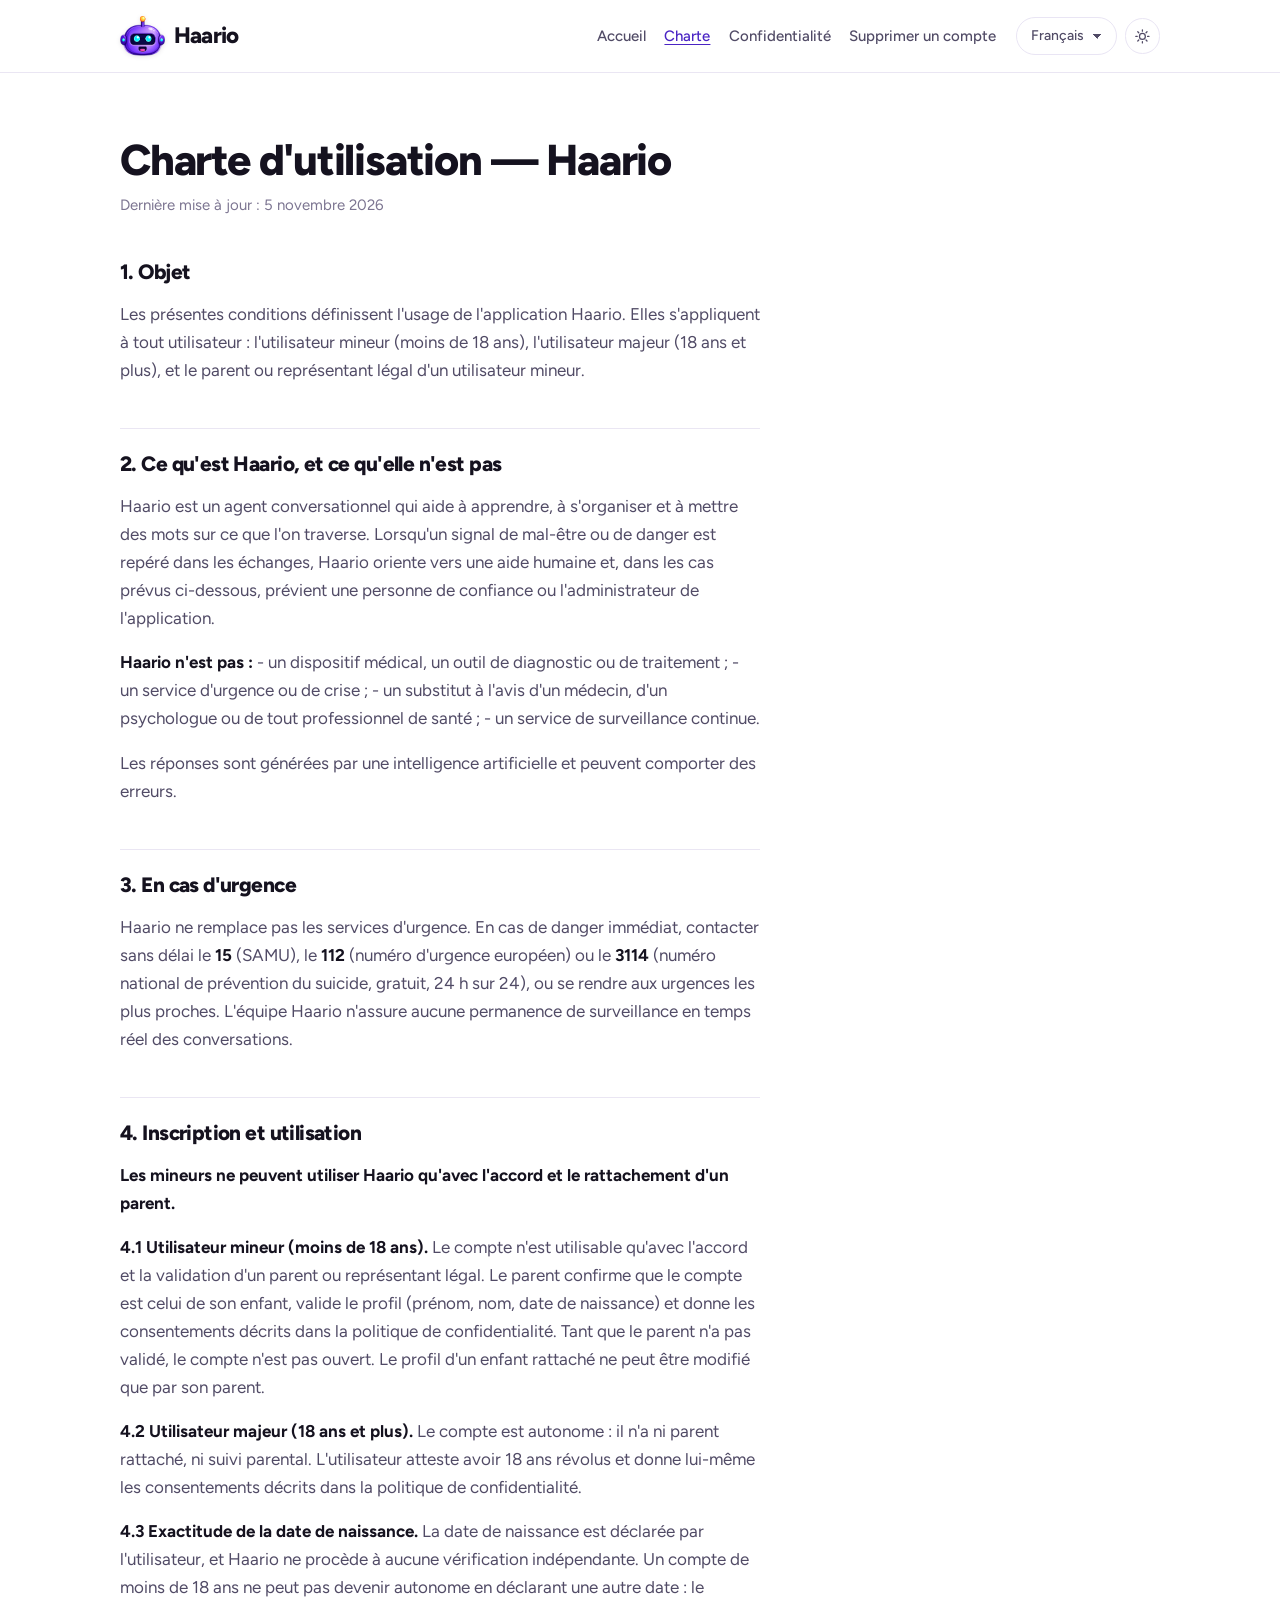
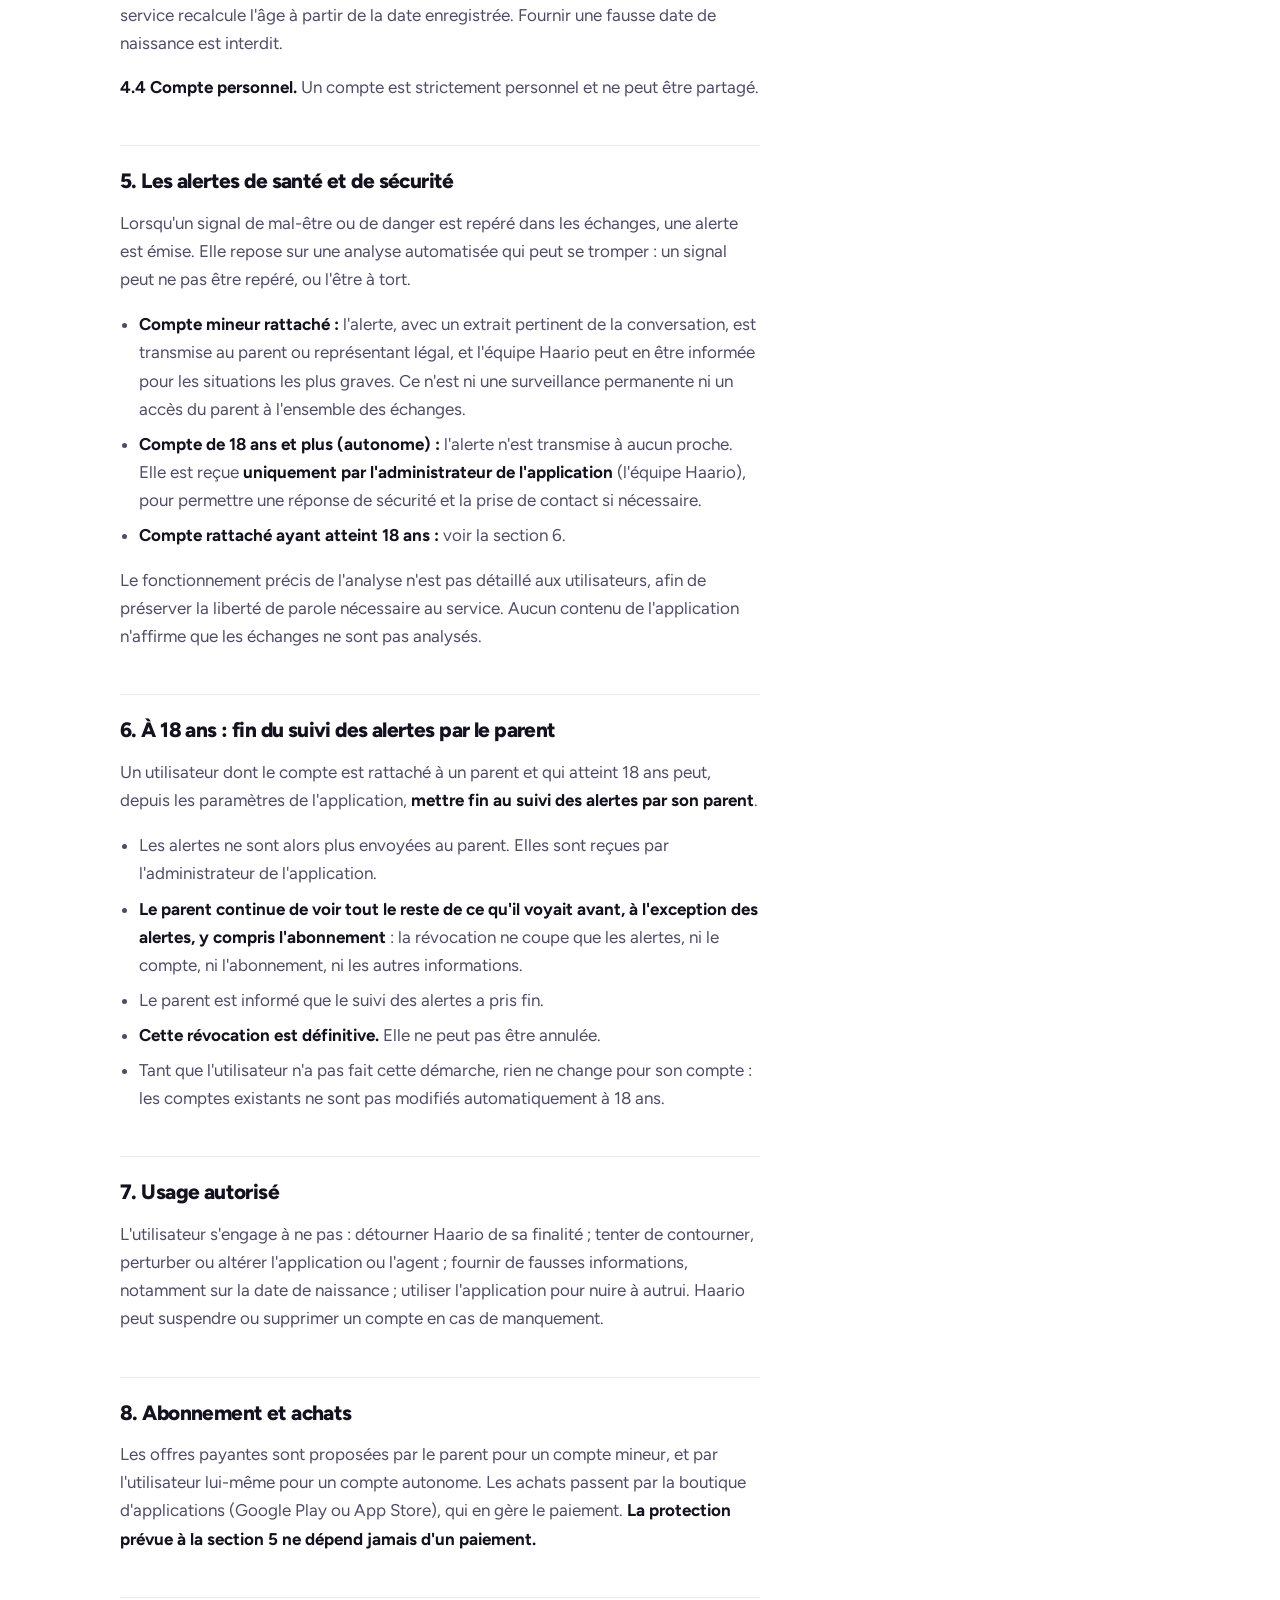
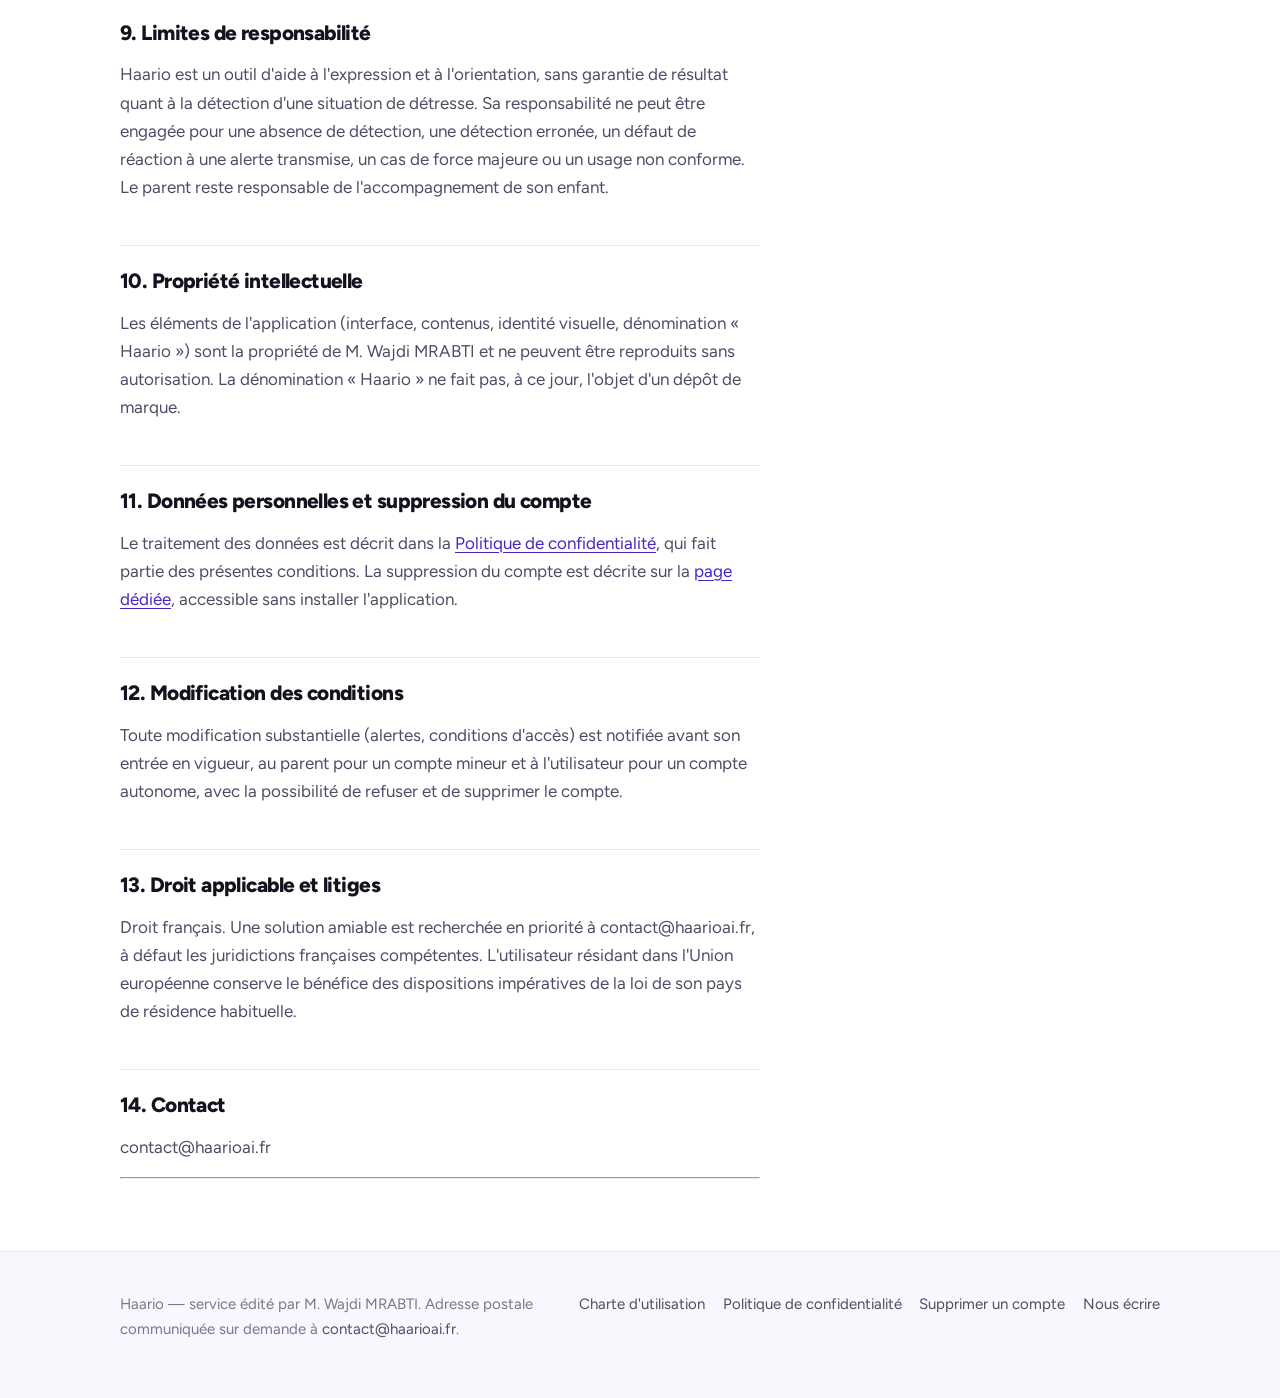
<file: charte/index.html>
<!DOCTYPE html>
<html lang="fr" dir="ltr">
<head>
<meta charset="UTF-8">
<meta name="viewport" content="width=device-width, initial-scale=1">
<title>Charte d'utilisation — Haario</title>
<meta name="description" content="Les conditions d'utilisation de l'application Haario, pour les utilisateurs et pour les parents.">
<meta name="theme-color" content="#FFFFFF" media="(prefers-color-scheme: light)">
<meta name="theme-color" content="#08060F" media="(prefers-color-scheme: dark)">
<link rel="icon" href="/images/haario-tete-icone-64.png" sizes="64x64" type="image/png">
<link rel="icon" href="/images/haario-tete-icone-192.png" sizes="192x192" type="image/png">
<link rel="apple-touch-icon" href="/images/haario-tete-icone-180.png">
<link rel="preconnect" href="https://fonts.googleapis.com">
<link rel="preconnect" href="https://fonts.gstatic.com" crossorigin>
<link href="https://fonts.googleapis.com/css2?family=Figtree:wght@400;500;600;700;800;900&family=Noto+Naskh+Arabic:wght@400;700&display=swap" rel="stylesheet">
<style>
/* Haario — feuille de style du site vitrine
   Thèmes clair / sombre, et sens de lecture LTR / RTL.

   ⚠️ Ce fichier est INTÉGRÉ dans chaque page : gen.py l'injecte dans les deux
      pages générées, index.html et suppression-de-compte/index.html le
      portent en dur. Toute modification ici doit être réinjectée.

   ⚠️ Propriétés logiques uniquement (padding-inline, inset-inline-start…) :
      l'arabe bascule la page en dir="rtl" et le miroir doit tenir. */

/* ══════════════════════════════════════════════════════════════════════
   1. Jetons
   ══════════════════════════════════════════════════════════════════════ */

:root {
  /* encres */
  --encre:      #15121F;
  --encre-2:    #514B66;
  --encre-3:    #7C7591;

  /* fonds */
  --fond:       #FFFFFF;
  --fond-2:     #F8F7FD;
  --carte:      #FFFFFF;
  --carte-bord: #E9E5F4;
  --trait:      #EAE6F3;

  /* les trois rôles portent chacun leur teinte, comme dans les maquettes */
  --violet:      #5B2FE0;
  --violet-vif:  #6D3FF0;
  --violet-sur:  #4A24C4;
  --violet-doux: #F1ECFE;
  --bleu:        #1F6BEB;
  --bleu-sur:    #1655C4;
  --bleu-doux:   #E8F0FE;
  --orange:      #E2661A;
  --orange-sur:  #BF5312;
  --orange-doux: #FDF0E6;

  /* urgence */
  --alerte:      #B23A34;
  --alerte-pale: #FCEEEC;
  --alerte-bord: #F2D9D5;
  --alerte-texte:#5E3B38;

  /* profondeur */
  /* Le bouton garde le violet profond de la marque dans les DEUX thèmes :
     sur le violet clair du mode sombre, du texte blanc tomberait sous le
     seuil de contraste. Ces deux jetons ne sont donc pas redéfinis plus bas. */
  --cta-a: #6D3FF0;
  --cta-b: #5B2FE0;
  --cta-encre: #FFFFFF;
  --ombre-cta: 0 10px 26px -12px rgba(91,47,224,.7);
  /* la pastille « en ligne » de l'apercu */
  --vert-ligne: #1F9D6E;
  /* le robot de l'en-tete est dessine sur fond clair : une ombre tres legere
     en mode clair, un halo en mode sombre */
  --filtre-marque: drop-shadow(0 1px 2px rgba(21,18,31,.12));

  --ombre:       0 1px 2px rgba(21,18,31,.05), 0 8px 24px -12px rgba(21,18,31,.10);
  --ombre-carte: 0 1px 2px rgba(21,18,31,.04), 0 12px 32px -16px rgba(91,47,224,.18);
  --halo:        rgba(91,47,224,.18);
  --lueur-hero:  radial-gradient(60% 55% at 50% 45%, rgba(109,63,240,.10), transparent 70%);

  --mesure: 34rem;
  --large:  68rem;
  --r:      18px;
  --r-s:    12px;

  color-scheme: light;
}

/* Le sombre s'applique soit par choix explicite, soit par réglage système
   tant que l'utilisateur n'a pas choisi le clair.
   ⚠️ Les deux thèmes sont tenus au même niveau de finition : le site démarre
      sur le réglage système, donc la moitié des visiteurs verra le clair. */
:root[data-theme="sombre"] {
  --encre:      #F3F0FB;
  --encre-2:    #ABA2C6;
  --encre-3:    #857CA1;

  --fond:       #08060F;
  --fond-2:     #0D0A1A;
  --carte:      #130E24;
  --carte-bord: #251C42;
  --trait:      #221A3C;

  --violet:      #A78BFA;
  --violet-vif:  #8B5CF6;
  --violet-sur:  #C4B0FD;
  --violet-doux: #1B1235;
  --bleu:        #5AA9FF;
  --bleu-sur:    #8CC4FF;
  --bleu-doux:   #0E1A33;
  --orange:      #FF9B57;
  --orange-sur:  #FFB585;
  --orange-doux: #2A1608;

  --alerte:      #F0938B;
  --alerte-pale: #2A1B1A;
  --alerte-bord: #452B29;
  --alerte-texte:#E8BDB8;

  --ombre:       none;
  --ombre-carte: 0 0 0 1px rgba(167,139,250,.06), 0 18px 40px -24px rgba(139,92,246,.45);
  --halo:        rgba(139,92,246,.30);
  --lueur-hero:  radial-gradient(58% 52% at 50% 45%, rgba(139,92,246,.30), transparent 72%);
  --vert-ligne:  #34D399;
  --filtre-marque: drop-shadow(0 0 8px rgba(139,92,246,.30));

  color-scheme: dark;
}

@media (prefers-color-scheme: dark) {
  :root:not([data-theme="clair"]):not([data-theme="sombre"]) {
    --encre:      #F3F0FB;
    --encre-2:    #ABA2C6;
    --encre-3:    #857CA1;

    --fond:       #08060F;
    --fond-2:     #0D0A1A;
    --carte:      #130E24;
    --carte-bord: #251C42;
    --trait:      #221A3C;

    --violet:      #A78BFA;
    --violet-vif:  #8B5CF6;
    --violet-sur:  #C4B0FD;
    --violet-doux: #1B1235;
    --bleu:        #5AA9FF;
    --bleu-sur:    #8CC4FF;
    --bleu-doux:   #0E1A33;
    --orange:      #FF9B57;
    --orange-sur:  #FFB585;
    --orange-doux: #2A1608;

    --alerte:      #F0938B;
    --alerte-pale: #2A1B1A;
    --alerte-bord: #452B29;
    --alerte-texte:#E8BDB8;

    --ombre:       none;
    --ombre-carte: 0 0 0 1px rgba(167,139,250,.06), 0 18px 40px -24px rgba(139,92,246,.45);
    --halo:        rgba(139,92,246,.30);
    --lueur-hero:  radial-gradient(58% 52% at 50% 45%, rgba(139,92,246,.30), transparent 72%);
    --vert-ligne:  #34D399;
    --filtre-marque: drop-shadow(0 0 8px rgba(139,92,246,.30));

    color-scheme: dark;
  }
}

/* ══════════════════════════════════════════════════════════════════════
   2. Base
   ══════════════════════════════════════════════════════════════════════ */

*, *::before, *::after { box-sizing: border-box; }
html { -webkit-text-size-adjust: 100%; scroll-behavior: smooth; }
@media (prefers-reduced-motion: reduce) { html { scroll-behavior: auto; } }

body {
  margin: 0;
  background: var(--fond);
  color: var(--encre);
  font-family: "Figtree", system-ui, -apple-system, "Segoe UI", sans-serif;
  font-size: 1.0625rem;
  line-height: 1.65;
  font-synthesis-weight: none;
  -webkit-font-smoothing: antialiased;
  transition: background-color .2s ease, color .2s ease;
}

/* L'arabe a besoin d'une famille qui le dessine correctement et d'un
   interlignage un peu plus généreux : les diacritiques manquent d'air. */
html[lang="ar"] body {
  font-family: "Noto Naskh Arabic", "Segoe UI", Tahoma, sans-serif;
  line-height: 1.95;
}
html[lang="ar"] h1, html[lang="ar"] h2, html[lang="ar"] h3, html[lang="ar"] .marque {
  font-family: "Noto Naskh Arabic", Georgia, serif;
  letter-spacing: 0;
  line-height: 1.55;
  font-weight: 700;
}

/* Titrage sans-serif lourd, comme les maquettes. */
h1, h2, h3 {
  font-weight: 800;
  line-height: 1.1;
  letter-spacing: -0.028em;
  color: var(--encre);
  text-wrap: balance;
  margin-block: 0;
}

p { margin-block: 0; }

a { color: var(--violet-sur); text-underline-offset: 3px; text-decoration-thickness: 1px; }
a:hover { color: var(--encre); }

:focus-visible { outline: 2.5px solid var(--violet-vif); outline-offset: 3px; border-radius: 6px; }

img { max-width: 100%; }

/* ══════════════════════════════════════════════════════════════════════
   3. Ossature
   ══════════════════════════════════════════════════════════════════════ */

.enveloppe { width: 100%; max-width: var(--large); margin-inline: auto; padding-inline: 1.5rem; }
.colonne { max-width: var(--mesure); }

.saut-contenu {
  position: absolute; inset-inline-start: -9999px;
  background: var(--carte); color: var(--encre);
  padding: .75rem 1rem; border-radius: var(--r-s);
}
.saut-contenu:focus { inset-inline-start: 1rem; top: 1rem; z-index: 50; }

/* ══════════════════════════════════════════════════════════════════════
   4. En-tête
   ══════════════════════════════════════════════════════════════════════ */

.tete {
  padding-block: 1rem;
  border-bottom: 1px solid var(--trait);
  background: var(--fond);
}
.tete .enveloppe { display: flex; align-items: center; justify-content: space-between; gap: 1rem; flex-wrap: wrap; }

.marque {
  font-weight: 800; font-size: 1.4rem; letter-spacing: -0.03em;
  color: var(--encre); text-decoration: none;
  display: inline-flex; align-items: center; gap: .55rem;
}
.marque img {
  /* Le fichier est recadré au ras du dessin : la hauteur déclarée ici est
     celle du robot réellement visible, pas celle d'une boîte à moitié vide. */
  height: 2.5rem; width: auto;
  display: block; flex: none;
  filter: var(--filtre-marque);
}

.barre { display: flex; align-items: center; gap: 1.25rem; flex-wrap: wrap; }
.nav { display: flex; gap: 1.15rem; font-size: .9375rem; flex-wrap: wrap; font-weight: 500; }
.nav a { color: var(--encre-2); text-decoration: none; }
.nav a:hover, .nav a[aria-current="page"] { color: var(--violet-sur); text-decoration: underline; }

/* Sur petit écran l'en-tête empilait trois blocs. En grille, la marque et les
   réglages partagent la première ligne, la navigation prend la seconde.
   `display: contents` fait remonter .nav et .reglages dans cette grille ;
   .barre n'a aucune sémantique propre, rien ne se perd.
   Les réglages restent visibles : ce sont des réglages, pas du décor. */
@media (max-width: 40rem) {
  .tete .enveloppe {
    display: grid;
    grid-template-columns: auto auto;
    align-items: center;
    row-gap: .7rem; column-gap: 1rem;
  }
  .barre { display: contents; }
  .marque   { grid-column: 1; grid-row: 1; }
  .reglages { grid-column: 2; grid-row: 1; justify-self: end; }
  .nav      { grid-column: 1 / -1; grid-row: 2; gap: .3rem 1rem; font-size: .875rem; }
}

/* ---------- réglages : langue et thème ---------- */

.reglages { display: flex; align-items: center; gap: .5rem; }

.choix-langue {
  font: inherit; font-size: .875rem; font-weight: 500;
  color: var(--encre-2); background: var(--carte);
  border: 1px solid var(--carte-bord); border-radius: 999px;
  padding: .4rem 2rem .4rem .85rem;
  appearance: none; cursor: pointer;
  background-image: linear-gradient(45deg, transparent 50%, currentColor 50%),
                    linear-gradient(135deg, currentColor 50%, transparent 50%);
  background-position: right 1.1rem center, right .85rem center;
  background-size: .3rem .3rem, .3rem .3rem;
  background-repeat: no-repeat;
}
[dir="rtl"] .choix-langue {
  padding: .4rem .85rem .4rem 2rem;
  background-position: left 0.85rem center, left 1.1rem center;
}
.choix-langue:hover { color: var(--encre); border-color: var(--violet); }

.bouton-theme {
  width: 2.2rem; height: 2.2rem;
  display: grid; place-items: center;
  background: var(--carte); color: var(--encre-2);
  border: 1px solid var(--carte-bord); border-radius: 999px;
  cursor: pointer; padding: 0;
}
.bouton-theme:hover { color: var(--violet-sur); border-color: var(--violet); }
.bouton-theme svg { width: 1.05rem; height: 1.05rem; display: block; }
.bouton-theme .lune { display: none; }
:root[data-theme="sombre"] .bouton-theme .lune { display: block; }
:root[data-theme="sombre"] .bouton-theme .soleil { display: none; }
@media (prefers-color-scheme: dark) {
  :root:not([data-theme="clair"]):not([data-theme="sombre"]) .bouton-theme .lune { display: block; }
  :root:not([data-theme="clair"]):not([data-theme="sombre"]) .bouton-theme .soleil { display: none; }
}

/* ══════════════════════════════════════════════════════════════════════
   5. Composants partagés
   ══════════════════════════════════════════════════════════════════════ */

/* pastille d'accroche */
.pastille {
  display: inline-flex; align-items: center; gap: .5rem;
  padding: .45rem 1rem;
  border: 1px solid var(--carte-bord); border-radius: 999px;
  background: var(--carte);
  font-size: .875rem; font-weight: 600; color: var(--violet-sur);
  box-shadow: var(--ombre);
}
.pastille svg { width: .95rem; height: .95rem; flex: none; }

/* appel à l'action — un seul, et il aboutit */
.cta {
  display: inline-flex; align-items: center; gap: .6rem;
  padding: .85rem 1.5rem;
  border-radius: 999px;
  background: linear-gradient(135deg, var(--cta-a), var(--cta-b));
  color: var(--cta-encre); text-decoration: none;
  font-weight: 700; font-size: 1rem;
  box-shadow: var(--ombre-cta);
  border: 1px solid transparent;
}
.cta:hover { color: var(--cta-encre); filter: brightness(1.08); }
.cta svg { width: 1.05rem; height: 1.05rem; flex: none; }
/* La flèche pointe vers la fin de ligne : en RTL elle se retourne. */
[dir="rtl"] .cta svg.fleche { transform: scaleX(-1); }

.sous-cta { font-size: .9375rem; color: var(--encre-3); margin-top: .9rem; max-width: 44ch; }

/* titres de section */
.section { padding-block: clamp(3rem, 7vw, 5rem); }
.section--fond { background: var(--fond-2); }
.titre-section {
  font-size: clamp(1.55rem, 3.4vw, 2.3rem);
  margin: 0 0 .7rem; max-width: 24ch;
}
.section--centre .titre-section { max-width: 30ch; margin-inline: auto; text-align: center; }
.intro-section { color: var(--encre-2); max-width: 52ch; margin: 0 0 2rem; }
.section--centre .intro-section { margin-inline: auto; text-align: center; }

/* ══════════════════════════════════════════════════════════════════════
   6. Hero
   ══════════════════════════════════════════════════════════════════════ */

.hero { position: relative; padding-block: clamp(2.5rem, 6vw, 4.5rem) clamp(2rem, 5vw, 3.5rem); }
.hero::before {
  content: ""; position: absolute; inset: 0;
  background: var(--lueur-hero);
  pointer-events: none;
}
.hero .enveloppe { position: relative; display: grid; gap: 2rem; align-items: center; }
@media (min-width: 58rem) {
  .hero .enveloppe { grid-template-columns: minmax(0, 1fr) minmax(0, .92fr); gap: 3rem; }
}

.hero h1 {
  font-size: clamp(2.3rem, 6.2vw, 3.9rem);
  font-weight: 900;
  margin: 1.25rem 0 1.25rem;
  max-width: 15ch;
}
/* Deux couleurs dans le titre, comme les maquettes. La classe existait déjà
   sur « allié » : elle passe du surlignage à la couleur de marque. */
.hero .souligne { color: var(--violet-vif); }

.hero p { font-size: clamp(1.0625rem, 2vw, 1.2rem); color: var(--encre-2); max-width: 46ch; margin: 0 0 1.1rem; }

.hero-visuel { justify-self: center; position: relative; }
.hero-visuel img { display: block; width: 100%; max-width: 34rem; height: auto; }

/* Un mouvement lent et de faible amplitude : il rend la mascotte vivante
   sans attirer l'œil pendant la lecture. */
@media (prefers-reduced-motion: no-preference) {
  .hero-visuel img {
    opacity: 0;
    animation: monte .9s cubic-bezier(.22,.7,.3,1) .35s forwards,
               flotte 7s ease-in-out 1.4s infinite;
  }
  .hero .pastille, .hero h1, .hero p, .hero .cta-bloc {
    opacity: 0; animation: monte .7s cubic-bezier(.22,.7,.3,1) forwards;
  }
  .hero h1 { animation-delay: .06s; }
  .hero p { animation-delay: .12s; }
  .hero .cta-bloc { animation-delay: .18s; }
}
@keyframes flotte {
  0%, 100% { transform: translateY(0); }
  50%      { transform: translateY(-.55rem); }
}
@keyframes monte { to { opacity: 1; transform: none; } }

/* ══════════════════════════════════════════════════════════════════════
   7. Bandeau de réassurance
   ══════════════════════════════════════════════════════════════════════ */

.reassurance { padding-bottom: clamp(2rem, 5vw, 3rem); }
.reassurance ul {
  list-style: none; margin: 0; padding: 1.4rem 1.5rem;
  display: grid; gap: 1.25rem;
  background: var(--carte); border: 1px solid var(--carte-bord);
  border-radius: var(--r); box-shadow: var(--ombre-carte);
}
@media (min-width: 46rem) {
  .reassurance ul { grid-template-columns: repeat(3, 1fr); gap: 0; }
  .reassurance li + li { border-inline-start: 1px solid var(--trait); padding-inline-start: 1.5rem; }
  .reassurance li { padding-inline-end: 1.5rem; }
}
.reassurance li { display: flex; align-items: flex-start; gap: .9rem; }
.reassurance .jeton {
  flex: none; width: 2.6rem; height: 2.6rem;
  display: grid; place-items: center;
  border-radius: 999px;
  background: var(--violet-doux); color: var(--violet-vif);
}
.reassurance .jeton svg { width: 1.3rem; height: 1.3rem; display: block; }
.reassurance b { display: block; font-weight: 700; font-size: .9375rem; color: var(--encre); }
.reassurance span { display: block; font-size: .875rem; color: var(--encre-2); line-height: 1.5; }

/* ══════════════════════════════════════════════════════════════════════
   8. Les trois rôles
   ══════════════════════════════════════════════════════════════════════ */

.trois { display: grid; gap: 1.25rem; grid-template-columns: 1fr; }
@media (min-width: 46rem) { .trois { grid-template-columns: repeat(3, 1fr); gap: 1.5rem; } }

.pan {
  background: var(--carte);
  border: 1px solid var(--carte-bord);
  border-radius: var(--r);
  padding: 1.7rem 1.6rem;
  box-shadow: var(--ombre-carte);
  position: relative; overflow: hidden;
}
/* Chaque rôle porte sa teinte : le dégradé descend du haut de la carte. */
.pan::before {
  content: ""; position: absolute; inset: 0; pointer-events: none;
  background: linear-gradient(180deg, var(--teinte-doux), transparent 55%);
}
.pan > * { position: relative; }
.pan--comprendre { --teinte: var(--violet); --teinte-sur: var(--violet-sur); --teinte-doux: var(--violet-doux); }
.pan--avancer    { --teinte: var(--bleu);   --teinte-sur: var(--bleu-sur);   --teinte-doux: var(--bleu-doux); }
.pan--parler     { --teinte: var(--orange); --teinte-sur: var(--orange-sur); --teinte-doux: var(--orange-doux); }

.pan .icone {
  width: 3.5rem; height: 3.5rem; margin-bottom: 1.1rem; display: block;
  color: var(--teinte);
}
.pan .icone svg { width: 100%; height: 100%; display: block; }
:root[data-theme="sombre"] .pan .icone { filter: drop-shadow(0 0 10px color-mix(in srgb, var(--teinte) 45%, transparent)); }
@media (prefers-color-scheme: dark) {
  :root:not([data-theme="clair"]):not([data-theme="sombre"]) .pan .icone {
    filter: drop-shadow(0 0 10px color-mix(in srgb, var(--teinte) 45%, transparent));
  }
}
.pan h3 { font-size: 1.3rem; margin: 0 0 .3rem; color: var(--teinte-sur); font-weight: 800; }
.pan-sous { font-size: .875rem; font-weight: 600; color: var(--encre-3); margin: 0 0 .7rem; }
.pan p { margin: 0; font-size: .9875rem; color: var(--encre-2); }

/* la liste des capacités réelles, sous les cartes */
.fil { margin-top: 1.75rem; padding-top: 1.75rem; border-top: 1px solid var(--trait); }
.fil ul { margin: 0; padding: 0; list-style: none; display: grid; gap: .6rem; }
@media (min-width: 46rem) { .fil ul { grid-template-columns: 1fr 1fr; gap: .6rem 2rem; } }
.fil li { position: relative; padding-inline-start: 1.5rem; color: var(--encre-2); font-size: .9375rem; }
.fil li::before {
  content: ""; position: absolute; inset-inline-start: .3rem; top: .62em;
  width: .4rem; height: .4rem; border-radius: 50%; background: var(--violet-vif);
}

/* ══════════════════════════════════════════════════════════════════════
   9. Aperçu de conversation
   ══════════════════════════════════════════════════════════════════════ */

/* ⚠️ L'échange reste anodin. Mettre en vitrine un ado qui va mal serait
   indécent, et donnerait de Haario l'image d'un produit qui se nourrit du
   malheur. */
.apercu {
  background: var(--carte); border: 1px solid var(--carte-bord);
  border-radius: var(--r); box-shadow: var(--ombre-carte);
  padding: 1.1rem 1.1rem 1.3rem;
  max-width: 27rem; margin-inline: auto;
}
.apercu-tete {
  display: flex; align-items: center; gap: .7rem;
  padding-bottom: .9rem; margin-bottom: 1rem;
  border-bottom: 1px solid var(--trait);
}
.apercu-tete img { width: 2.2rem; height: auto; flex: none; display: block; }
.apercu-tete b { font-size: .9375rem; font-weight: 700; display: block; color: var(--encre); }
.apercu-tete span { font-size: .8125rem; color: var(--encre-3); display: flex; align-items: center; gap: .35rem; }
.apercu-tete span::before {
  content: ""; width: .45rem; height: .45rem; border-radius: 50%;
  background: var(--vert-ligne); flex: none;
}
.bulles { display: grid; gap: .7rem; }
.bulle { max-width: 88%; padding: .7rem .95rem; border-radius: 16px; font-size: .9375rem; line-height: 1.5; }
/* Même violet profond que le bouton, et pour la même raison : en mode
   sombre, --violet-vif s'éclaircit et le texte blanc devient illisible. */
.bulle--ado {
  justify-self: end;
  background: linear-gradient(135deg, var(--cta-a), var(--cta-b));
  color: var(--cta-encre);
  border-end-end-radius: 5px;
}
.bulle--haario {
  justify-self: start;
  background: var(--fond-2); color: var(--encre);
  border: 1px solid var(--trait);
  border-end-start-radius: 5px;
}
.apercu-note { margin-top: 1.1rem; font-size: .8125rem; color: var(--encre-3); text-align: center; }

/* ══════════════════════════════════════════════════════════════════════
   10. Ce que Haario est / n'est pas
   ══════════════════════════════════════════════════════════════════════ */

.deux-versants { display: grid; gap: 1.25rem; grid-template-columns: 1fr; }
@media (min-width: 46rem) { .deux-versants { grid-template-columns: 1fr 1fr; gap: 1.5rem; } }

.versant {
  background: var(--carte); border: 1px solid var(--carte-bord);
  border-radius: var(--r); padding: 1.7rem 1.6rem; box-shadow: var(--ombre-carte);
}
.versant h3 { font-size: 1.2rem; margin: 0 0 1.1rem; }
.versant ul { margin: 0; padding: 0; list-style: none; }
.versant li { position: relative; padding-inline-start: 1.9rem; margin-bottom: .8rem; color: var(--encre-2); font-size: .9875rem; }
.versant li:last-child { margin-bottom: 0; }
.versant li::before {
  position: absolute; inset-inline-start: 0; top: .15em;
  width: 1.3rem; height: 1.3rem; border-radius: 999px;
  display: grid; place-items: center;
  font-weight: 800; font-size: .8rem; line-height: 1;
}
.versant--non { border-color: var(--alerte-bord); }
.versant--non h3 { color: var(--alerte); }
.versant--non li::before { content: "\2013"; color: var(--alerte); background: var(--alerte-pale); }
.versant--oui h3 { color: var(--violet-sur); }
.versant--oui li::before { content: "+"; color: var(--violet-sur); background: var(--violet-doux); }

/* ══════════════════════════════════════════════════════════════════════
   11. Filet de sécurité, données
   ══════════════════════════════════════════════════════════════════════ */

/* Pas de regle sur `.section p` : a (0,1,1) elle battait les composants
   nommes par une seule classe (.bulle--ado, .pan-sous, .intro-section,
   .apercu-note) et leur imposait sa couleur. La couleur de lecture est
   portee par .prose, qui l'herite a ses paragraphes. */
.prose { max-width: 54ch; display: grid; gap: 1.1rem; color: var(--encre-2); }

/* ══════════════════════════════════════════════════════════════════════
   12. Urgence
   ══════════════════════════════════════════════════════════════════════ */

/* ⚠️ Cette section reste sur la page d'accueil. C'est un point produit, pas
   un choix de mise en page. */
.urgence {
  background: var(--alerte-pale);
  border: 1px solid var(--alerte-bord);
  border-radius: var(--r);
  padding: 1.9rem 1.7rem;
}
.urgence h2 { font-size: 1.35rem; margin: 0 0 .75rem; color: var(--alerte); }
.urgence p { margin: 0 0 1.2rem; color: var(--alerte-texte); max-width: 60ch; }
.numeros { display: flex; flex-wrap: wrap; gap: .6rem; margin: 0; padding: 0; list-style: none; }
.numeros li {
  background: var(--carte); border: 1px solid var(--alerte-bord);
  border-radius: 999px; padding: .5rem 1.1rem;
  font-size: .9375rem; color: var(--encre-2);
}
.numeros strong { color: var(--encre); font-weight: 800; }

/* ══════════════════════════════════════════════════════════════════════
   13. Pages de contenu
   ══════════════════════════════════════════════════════════════════════ */

/* ⚠️ Le corps juridique reste lisible avant d'être beau : fond sobre,
   contraste élevé, mesure courte. Pas de néon derrière du texte de loi. */
.doc { padding-block: clamp(2.5rem, 6vw, 4rem) 4rem; background: var(--fond); }
.doc .colonne { max-width: 40rem; }
.doc h1 { font-size: clamp(1.9rem, 5vw, 2.7rem); margin: 0 0 .5rem; }
.doc .maj { color: var(--encre-3); font-size: .9375rem; margin: 0 0 2.5rem; }
.doc h2 { font-size: 1.3rem; margin: 2.75rem 0 .85rem; padding-top: 1.5rem; border-top: 1px solid var(--trait); }
.doc h2:first-of-type { border-top: none; padding-top: 0; }
.doc h3 { font-size: 1.05rem; margin: 1.75rem 0 .5rem; }
.doc p, .doc li { color: var(--encre-2); }
.doc p { margin-block: 1rem; }
.doc ul, .doc ol { padding-inline-start: 1.2rem; }
.doc li { margin-bottom: .45rem; }
.doc strong { color: var(--encre); font-weight: 700; }
.doc em { color: var(--encre-3); }

.doc blockquote { margin: 1.5rem 0; padding-inline-start: 1.15rem; border-inline-start: 3px solid var(--violet); }
.doc blockquote p { font-size: .9375rem; }

.tableau { overflow-x: auto; margin: 1.5rem 0; }
.doc table {
  border-collapse: collapse; width: 100%; font-size: .9375rem;
  background: var(--carte); border: 1px solid var(--carte-bord);
  border-radius: var(--r-s); overflow: hidden;
}
.doc th, .doc td { text-align: start; padding: .7rem .85rem; border-bottom: 1px solid var(--trait); vertical-align: top; }
.doc th { background: var(--violet-doux); font-weight: 700; font-size: .8125rem; color: var(--encre); }
.doc tr:last-child td { border-bottom: none; }

.encart {
  background: var(--carte); border: 1px solid var(--carte-bord);
  border-inline-start: 3px solid var(--violet); border-radius: var(--r-s);
  padding: 1.25rem 1.4rem; margin: 1.75rem 0;
}
.encart p:first-child { margin-top: 0; }
.encart p:last-child { margin-bottom: 0; }
.encart--attention { border-inline-start-color: var(--alerte); background: var(--alerte-pale); border-color: var(--alerte-bord); }
.encart--attention p { color: var(--alerte-texte); }

.etape-mode {
  background: var(--carte); border: 1px solid var(--carte-bord);
  border-radius: var(--r-s); padding: 1.25rem 1.4rem; margin: 1.25rem 0;
}
.etape-mode ol, .etape-mode ul { margin: 0; }
.etape-mode p:first-child { margin-top: 0; }
.etape-mode p:last-child { margin-bottom: 0; }

/* Bandeau des pages juridiques : la version française fait foi. */
.bandeau-langue {
  background: var(--violet-doux); border: 1px solid var(--carte-bord);
  border-radius: var(--r-s); padding: .9rem 1.15rem; margin: 0 0 2rem;
  font-size: .9rem; color: var(--encre-2);
}

/* ══════════════════════════════════════════════════════════════════════
   14. Pied
   ══════════════════════════════════════════════════════════════════════ */

.pied {
  border-top: 1px solid var(--trait); background: var(--fond-2);
  padding-block: 2.5rem 3.5rem; font-size: .9375rem; color: var(--encre-3);
}
.pied .enveloppe { display: grid; gap: 1.75rem; }
@media (min-width: 46rem) { .pied .enveloppe { grid-template-columns: 1fr auto; align-items: start; } }
.pied nav { display: flex; flex-wrap: wrap; gap: 1.1rem; }
.pied a { color: var(--encre-2); text-decoration: none; }
.pied a:hover { color: var(--violet-sur); text-decoration: underline; }
.pied .mentions { max-width: 42ch; margin: 0; }

</style>
<script>
(function () {
  try {
    var d = document.documentElement;
    var t = localStorage.getItem('haario-theme');
    if (t) d.setAttribute('data-theme', t);
    var l = localStorage.getItem('haario-langue');
    if (l) { d.lang = l; d.dir = (l === 'ar' ? 'rtl' : 'ltr'); }
  } catch (e) {}
})();
</script>
</head>
<body>

<a class="saut-contenu" href="#contenu" data-i18n="saut">Aller au contenu</a>

<header class="tete">
  <div class="enveloppe">
    <a class="marque" href="/"><img src="/images/haario-tete-marque.png" alt="" width="135" height="120" decoding="async"><span>Haario</span></a>
    <div class="barre">
      <nav class="nav" aria-label="Principale">
        <a href="/" data-i18n="nav.accueil">Accueil</a>
        <a href="/charte" aria-current="page" data-i18n="nav.charte">Charte</a>
        <a href="/confidentialite" data-i18n="nav.conf">Confidentialité</a>
        <a href="/suppression-de-compte" data-i18n="nav.supp">Supprimer un compte</a>
      </nav>
      <div class="reglages">
        <select class="choix-langue" id="langue" data-i18n-aria="a11y.langue" aria-label="Choisir la langue">
          <option value="fr">Français</option>
          <option value="en">English</option>
          <option value="es">Español</option>
          <option value="ar">العربية</option>
        </select>
        <button class="bouton-theme" id="theme" type="button" data-i18n-aria="a11y.theme" aria-label="Changer de thème">
          <svg class="soleil" viewBox="0 0 24 24" fill="none" stroke="currentColor" stroke-width="1.8" stroke-linecap="round" aria-hidden="true"><circle cx="12" cy="12" r="4.2"/><path d="M12 2.6v2M12 19.4v2M2.6 12h2M19.4 12h2M5.4 5.4l1.4 1.4M17.2 17.2l1.4 1.4M18.6 5.4l-1.4 1.4M6.8 17.2l-1.4 1.4"/></svg>
          <svg class="lune" viewBox="0 0 24 24" fill="none" stroke="currentColor" stroke-width="1.8" stroke-linecap="round" stroke-linejoin="round" aria-hidden="true"><path d="M20 14.5A8.2 8.2 0 0 1 9.5 4a8.3 8.3 0 1 0 10.5 10.5z"/></svg>
        </button>
      </div>
    </div>
  </div>
</header>

<main id="contenu" class="doc" lang="fr" dir="ltr">
  <div class="enveloppe">
    <div class="colonne">
      <p class="bandeau-langue" id="bandeau-langue" data-i18n="bandeau" hidden>Ce document est publié en français, et la version française fait foi.</p>

      <h1>Charte d'utilisation — Haario</h1>
      <p class="maj">Dernière mise à jour : 5 novembre 2026</p>
      <h2>1. Objet</h2>
      <p>Les présentes conditions définissent l'usage de l'application Haario. Elles s'appliquent à tout utilisateur : l'utilisateur
      mineur (moins de 18 ans), l'utilisateur majeur (18 ans et plus), et le parent ou représentant légal d'un utilisateur mineur.</p>
      <h2>2. Ce qu'est Haario, et ce qu'elle n'est pas</h2>
      <p>Haario est un agent conversationnel qui aide à apprendre, à s'organiser et à mettre des mots sur ce que l'on traverse. Lorsqu'un
      signal de mal-être ou de danger est repéré dans les échanges, Haario oriente vers une aide humaine et, dans les cas prévus
      ci-dessous, prévient une personne de confiance ou l'administrateur de l'application.</p>
      <p><strong>Haario n'est pas :</strong>
      - un dispositif médical, un outil de diagnostic ou de traitement ;
      - un service d'urgence ou de crise ;
      - un substitut à l'avis d'un médecin, d'un psychologue ou de tout professionnel de santé ;
      - un service de surveillance continue.</p>
      <p>Les réponses sont générées par une intelligence artificielle et peuvent comporter des erreurs.</p>
      <h2>3. En cas d'urgence</h2>
      <p>Haario ne remplace pas les services d'urgence. En cas de danger immédiat, contacter sans délai le <strong>15</strong> (SAMU), le <strong>112</strong>
      (numéro d'urgence européen) ou le <strong>3114</strong> (numéro national de prévention du suicide, gratuit, 24 h sur 24), ou se rendre aux
      urgences les plus proches. L'équipe Haario n'assure aucune permanence de surveillance en temps réel des conversations.</p>
      <h2>4. Inscription et utilisation</h2>
      <p><strong>Les mineurs ne peuvent utiliser Haario qu'avec l'accord et le rattachement d'un parent.</strong></p>
      <p><strong>4.1 Utilisateur mineur (moins de 18 ans).</strong> Le compte n'est utilisable qu'avec l'accord et la validation d'un parent ou
      représentant légal. Le parent confirme que le compte est celui de son enfant, valide le profil (prénom, nom, date de naissance)
      et donne les consentements décrits dans la politique de confidentialité. Tant que le parent n'a pas validé, le compte n'est pas
      ouvert. Le profil d'un enfant rattaché ne peut être modifié que par son parent.</p>
      <p><strong>4.2 Utilisateur majeur (18 ans et plus).</strong> Le compte est autonome : il n'a ni parent rattaché, ni suivi parental. L'utilisateur
      atteste avoir 18 ans révolus et donne lui-même les consentements décrits dans la politique de confidentialité.</p>
      <p><strong>4.3 Exactitude de la date de naissance.</strong> La date de naissance est déclarée par l'utilisateur, et Haario ne procède à aucune
      vérification indépendante. Un compte de moins de 18 ans ne peut pas devenir autonome en déclarant une autre date : le service
      recalcule l'âge à partir de la date enregistrée. Fournir une fausse date de naissance est interdit.</p>
      <p><strong>4.4 Compte personnel.</strong> Un compte est strictement personnel et ne peut être partagé.</p>
      <h2>5. Les alertes de santé et de sécurité</h2>
      <p>Lorsqu'un signal de mal-être ou de danger est repéré dans les échanges, une alerte est émise. Elle repose sur une analyse
      automatisée qui peut se tromper : un signal peut ne pas être repéré, ou l'être à tort.</p>
      <ul>
      <li><strong>Compte mineur rattaché :</strong> l'alerte, avec un extrait pertinent de la conversation, est transmise au parent
        ou représentant légal, et l'équipe Haario peut en être informée pour les situations les plus graves. Ce n'est ni une surveillance permanente ni un accès du
        parent à l'ensemble des échanges.</li>
      <li><strong>Compte de 18 ans et plus (autonome) :</strong> l'alerte n'est transmise à aucun proche. Elle est reçue <strong>uniquement par
        l'administrateur de l'application</strong> (l'équipe Haario), pour permettre une réponse de sécurité et la prise de contact si nécessaire.</li>
      <li><strong>Compte rattaché ayant atteint 18 ans :</strong> voir la section 6.</li>
      </ul>
      <p>Le fonctionnement précis de l'analyse n'est pas détaillé aux utilisateurs, afin de préserver la liberté de parole nécessaire au
      service. Aucun contenu de l'application n'affirme que les échanges ne sont pas analysés.</p>
      <h2>6. À 18 ans : fin du suivi des alertes par le parent</h2>
      <p>Un utilisateur dont le compte est rattaché à un parent et qui atteint 18 ans peut, depuis les paramètres de l'application, <strong>mettre
      fin au suivi des alertes par son parent</strong>.</p>
      <ul>
      <li>Les alertes ne sont alors plus envoyées au parent. Elles sont reçues par l'administrateur de l'application.</li>
      <li><strong>Le parent continue de voir tout le reste de ce qu'il voyait avant, à l'exception des alertes, y compris l'abonnement</strong> : la
        révocation ne coupe que les alertes, ni le compte, ni l'abonnement, ni les autres informations.</li>
      <li>Le parent est informé que le suivi des alertes a pris fin.</li>
      <li><strong>Cette révocation est définitive.</strong> Elle ne peut pas être annulée.</li>
      <li>Tant que l'utilisateur n'a pas fait cette démarche, rien ne change pour son compte : les comptes existants ne sont pas modifiés
        automatiquement à 18 ans.</li>
      </ul>
      <h2>7. Usage autorisé</h2>
      <p>L'utilisateur s'engage à ne pas : détourner Haario de sa finalité ; tenter de contourner, perturber ou altérer l'application ou
      l'agent ; fournir de fausses informations, notamment sur la date de naissance ; utiliser l'application pour nuire à autrui. Haario
      peut suspendre ou supprimer un compte en cas de manquement.</p>
      <h2>8. Abonnement et achats</h2>
      <p>Les offres payantes sont proposées par le parent pour un compte mineur, et par l'utilisateur lui-même pour un compte autonome. Les
      achats passent par la boutique d'applications (Google Play ou App Store), qui en gère le paiement. <strong>La protection prévue à la section 5
      ne dépend jamais d'un paiement.</strong></p>
      <h2>9. Limites de responsabilité</h2>
      <p>Haario est un outil d'aide à l'expression et à l'orientation, sans garantie de résultat quant à la détection d'une situation de
      détresse. Sa responsabilité ne peut être engagée pour une absence de détection, une détection erronée, un défaut de réaction à
      une alerte transmise, un cas de force majeure ou un usage non conforme. Le parent reste responsable de l'accompagnement de son enfant.</p>
      <h2>10. Propriété intellectuelle</h2>
      <p>Les éléments de l'application (interface, contenus, identité visuelle, dénomination « Haario ») sont la propriété de M. Wajdi
      MRABTI et ne peuvent être reproduits sans autorisation. La dénomination « Haario » ne fait pas, à ce jour, l'objet d'un dépôt de marque.</p>
      <h2>11. Données personnelles et suppression du compte</h2>
      <p>Le traitement des données est décrit dans la <a href="/confidentialite">Politique de confidentialité</a>, qui fait partie
      des présentes conditions. La suppression du compte est décrite sur la
      <a href="/suppression-de-compte">page dédiée</a>, accessible sans installer l'application.</p>
      <h2>12. Modification des conditions</h2>
      <p>Toute modification substantielle (alertes, conditions d'accès) est notifiée avant son entrée en vigueur, au parent pour un
      compte mineur et à l'utilisateur pour un compte autonome, avec la possibilité de refuser et de supprimer le compte.</p>
      <h2>13. Droit applicable et litiges</h2>
      <p>Droit français. Une solution amiable est recherchée en priorité à contact@haarioai.fr, à défaut les juridictions françaises
      compétentes. L'utilisateur résidant dans l'Union européenne conserve le bénéfice des dispositions impératives de la loi de
      son pays de résidence habituelle.</p>
      <h2>14. Contact</h2>
      <p>contact@haarioai.fr</p>
      <hr />
    </div>
  </div>
</main>

<footer class="pied">
  <div class="enveloppe">
    <p class="mentions" data-i18n="pied.mentions">Haario — service édité par M. Wajdi MRABTI. Adresse postale communiquée sur demande à <a href="mailto:contact@haarioai.fr">contact@haarioai.fr</a>.</p>
    <nav aria-label="Documents">
      <a href="/charte" data-i18n="pied.charte">Charte d'utilisation</a>
      <a href="/confidentialite" data-i18n="pied.conf">Politique de confidentialité</a>
      <a href="/suppression-de-compte" data-i18n="pied.supp">Supprimer un compte</a>
      <a href="mailto:contact@haarioai.fr" data-i18n="pied.contact">Nous écrire</a>
    </nav>
  </div>
</footer>

<script>
var CHROME = {
  en: { "saut":"Skip to content","nav.accueil":"Home","nav.charte":"Terms","nav.conf":"Privacy","nav.supp":"Delete an account",
        "a11y.langue":"Choose language","a11y.theme":"Switch theme",
        "bandeau":"This document is published in French. The French version is the legally binding one. For a question in English, write to <a href=\"mailto:contact@haarioai.fr\">contact@haarioai.fr</a>.",
        "pied.mentions":"Haario — service published by Mr Wajdi MRABTI. Postal address provided on request at <a href=\"mailto:contact@haarioai.fr\">contact@haarioai.fr</a>.",
        "pied.charte":"Terms of use","pied.conf":"Privacy policy","pied.supp":"Delete an account","pied.contact":"Write to us" },
  es: { "saut":"Ir al contenido","nav.accueil":"Inicio","nav.charte":"Condiciones","nav.conf":"Privacidad","nav.supp":"Eliminar una cuenta",
        "a11y.langue":"Elegir idioma","a11y.theme":"Cambiar de tema",
        "bandeau":"Este documento se publica en francés. La versión francesa es la que da fe. Para cualquier consulta en español, escriba a <a href=\"mailto:contact@haarioai.fr\">contact@haarioai.fr</a>.",
        "pied.mentions":"Haario — servicio editado por D. Wajdi MRABTI. Dirección postal facilitada previa solicitud en <a href=\"mailto:contact@haarioai.fr\">contact@haarioai.fr</a>.",
        "pied.charte":"Condiciones de uso","pied.conf":"Política de privacidad","pied.supp":"Eliminar una cuenta","pied.contact":"Escríbanos" },
  ar: { "saut":"الانتقال إلى المحتوى","nav.accueil":"الرئيسية","nav.charte":"شروط الاستخدام","nav.conf":"الخصوصية","nav.supp":"حذف حساب",
        "a11y.langue":"اختيار اللغة","a11y.theme":"تغيير المظهر",
        "bandeau":"هذه الوثيقة منشورة بالفرنسية، والنسخة الفرنسية هي المعتمدة قانوناً. لأي سؤال بالعربية، راسلونا على <a href=\"mailto:contact@haarioai.fr\">contact@haarioai.fr</a>.",
        "pied.mentions":"هاريو — خدمة يصدرها السيد وجدي المرابطي. يُقدَّم العنوان البريدي عند الطلب على <a href=\"mailto:contact@haarioai.fr\">contact@haarioai.fr</a>.",
        "pied.charte":"شروط الاستخدام","pied.conf":"سياسة الخصوصية","pied.supp":"حذف حساب","pied.contact":"راسلونا" }
};

(function () {
  var racine = document.documentElement;
  var selecteur = document.getElementById('langue');
  var bouton = document.getElementById('theme');

  var ORIGINE = {};
  document.querySelectorAll('[data-i18n]').forEach(function (n) {
    ORIGINE[n.getAttribute('data-i18n')] = n.innerHTML;
  });

  // ⚠️ Seule l'interface est traduite. Le texte juridique reste en français :
  //    une traduction non relue engagerait autant que l'original.
  function appliquerLangue(code) {
    var dict = CHROME[code];
    document.querySelectorAll('[data-i18n]').forEach(function (n) {
      var cle = n.getAttribute('data-i18n');
      var v = (dict && dict[cle] !== undefined) ? dict[cle] : ORIGINE[cle];
      if (v !== undefined) n.innerHTML = v;
    });
    document.querySelectorAll('[data-i18n-aria]').forEach(function (n) {
      var cle = n.getAttribute('data-i18n-aria');
      if (dict && dict[cle]) n.setAttribute('aria-label', dict[cle]);
    });
    var bandeau = document.getElementById('bandeau-langue');
    if (bandeau) bandeau.hidden = (code === 'fr');
    racine.lang = code;
    racine.dir = (code === 'ar' ? 'rtl' : 'ltr');
    // Le corps du document reste en français quelle que soit l'interface.
    var doc = document.getElementById('contenu');
    if (doc) { doc.lang = 'fr'; doc.dir = 'ltr'; }
    if (selecteur) selecteur.value = code;
    try { localStorage.setItem('haario-langue', code); } catch (e) {}
  }

  var depart = racine.lang;
  try { depart = localStorage.getItem('haario-langue') || depart; } catch (e) {}
  if (!CHROME[depart] && depart !== 'fr') depart = 'fr';
  appliquerLangue(depart);

  if (selecteur) selecteur.addEventListener('change', function () { appliquerLangue(this.value); });

  if (bouton) bouton.addEventListener('click', function () {
    var actuel = racine.getAttribute('data-theme');
    if (!actuel) actuel = window.matchMedia('(prefers-color-scheme: dark)').matches ? 'sombre' : 'clair';
    var suivant = (actuel === 'sombre' ? 'clair' : 'sombre');
    racine.setAttribute('data-theme', suivant);
    try { localStorage.setItem('haario-theme', suivant); } catch (e) {}
  });
})();
</script>

</body>
</html>
</file>
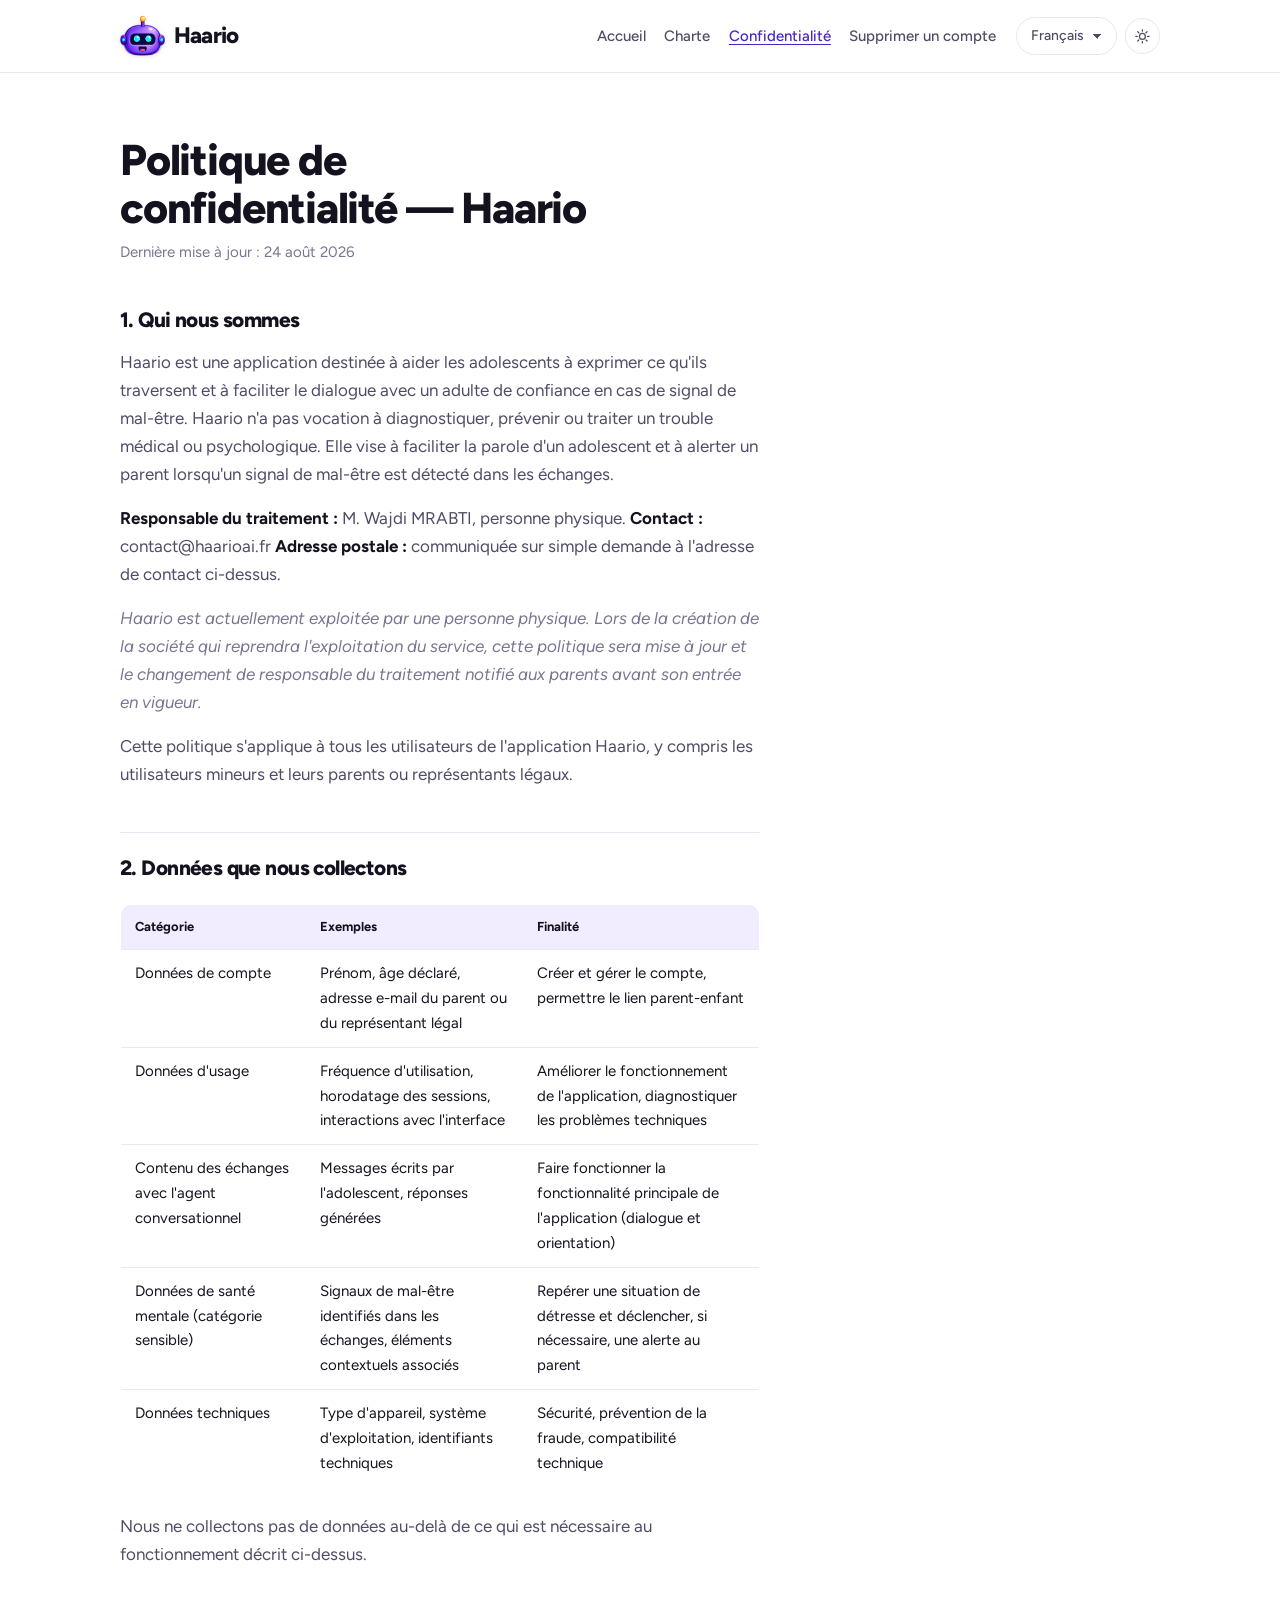
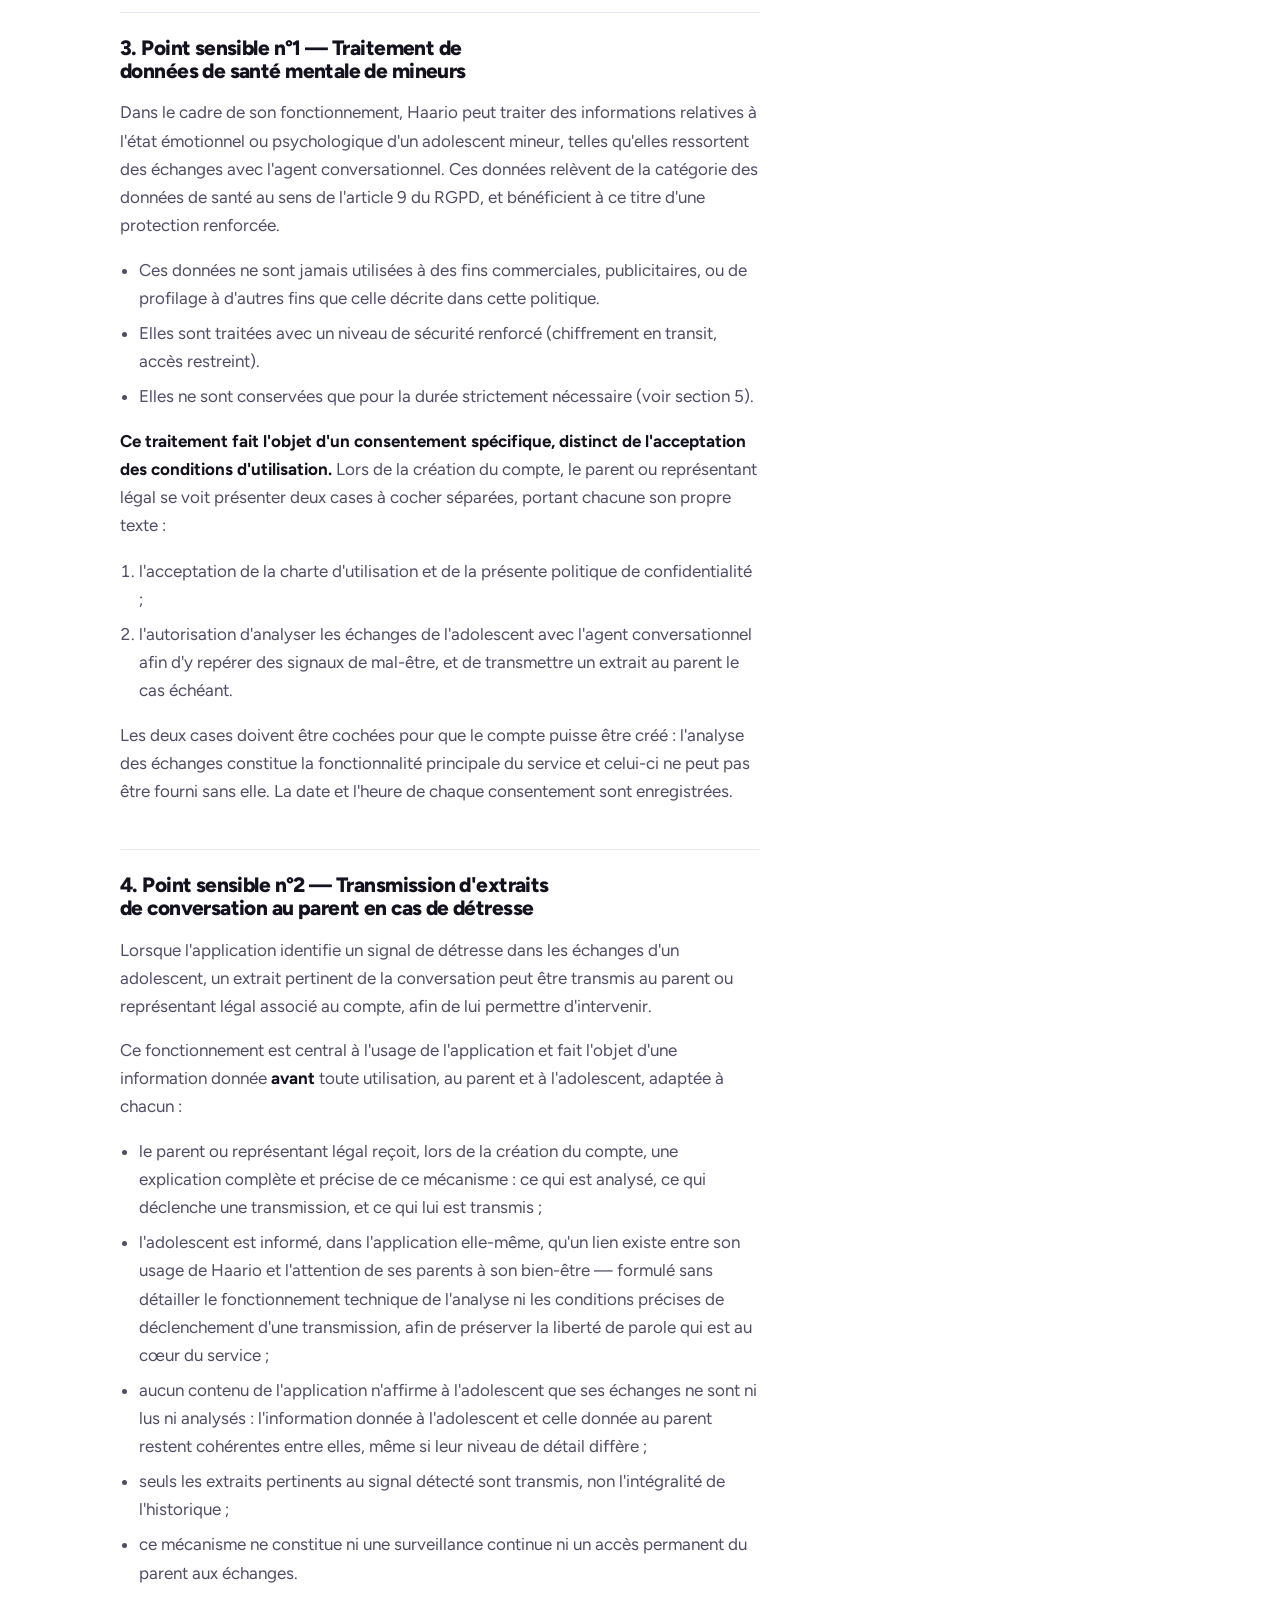
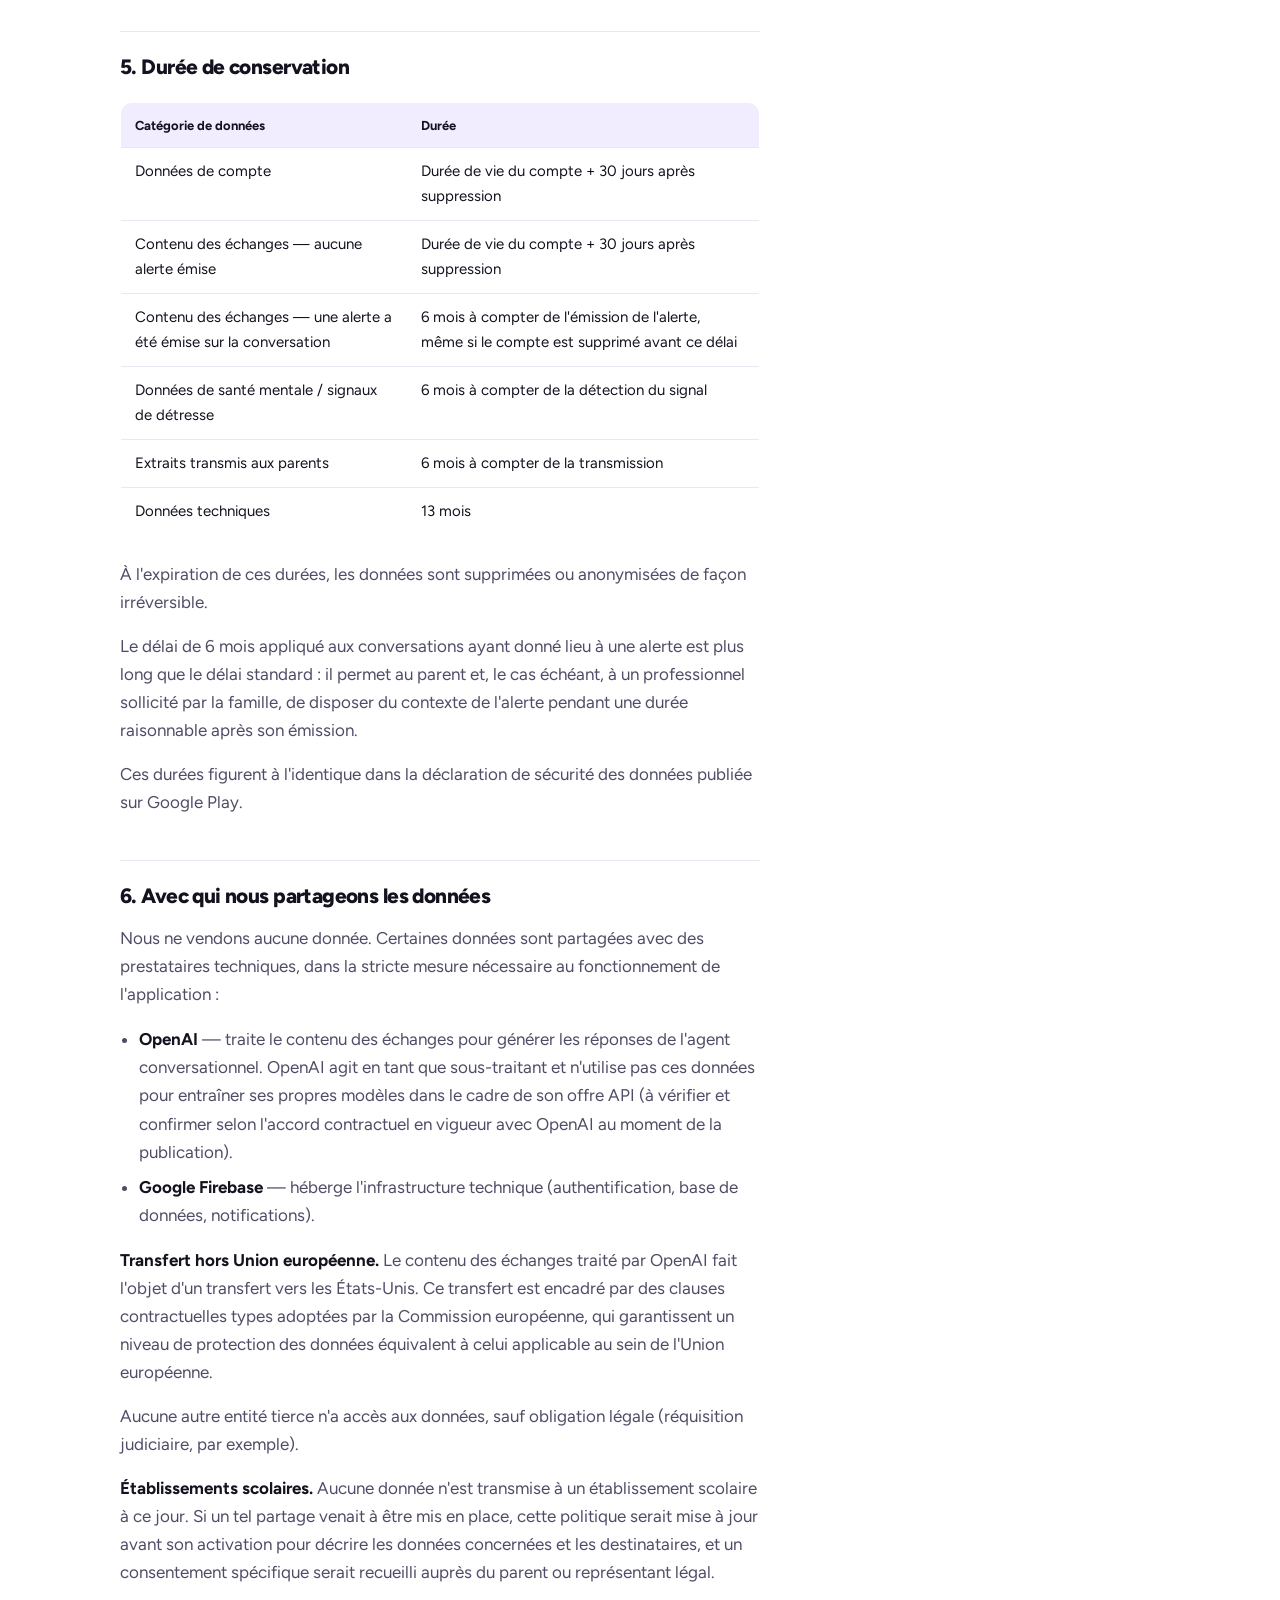
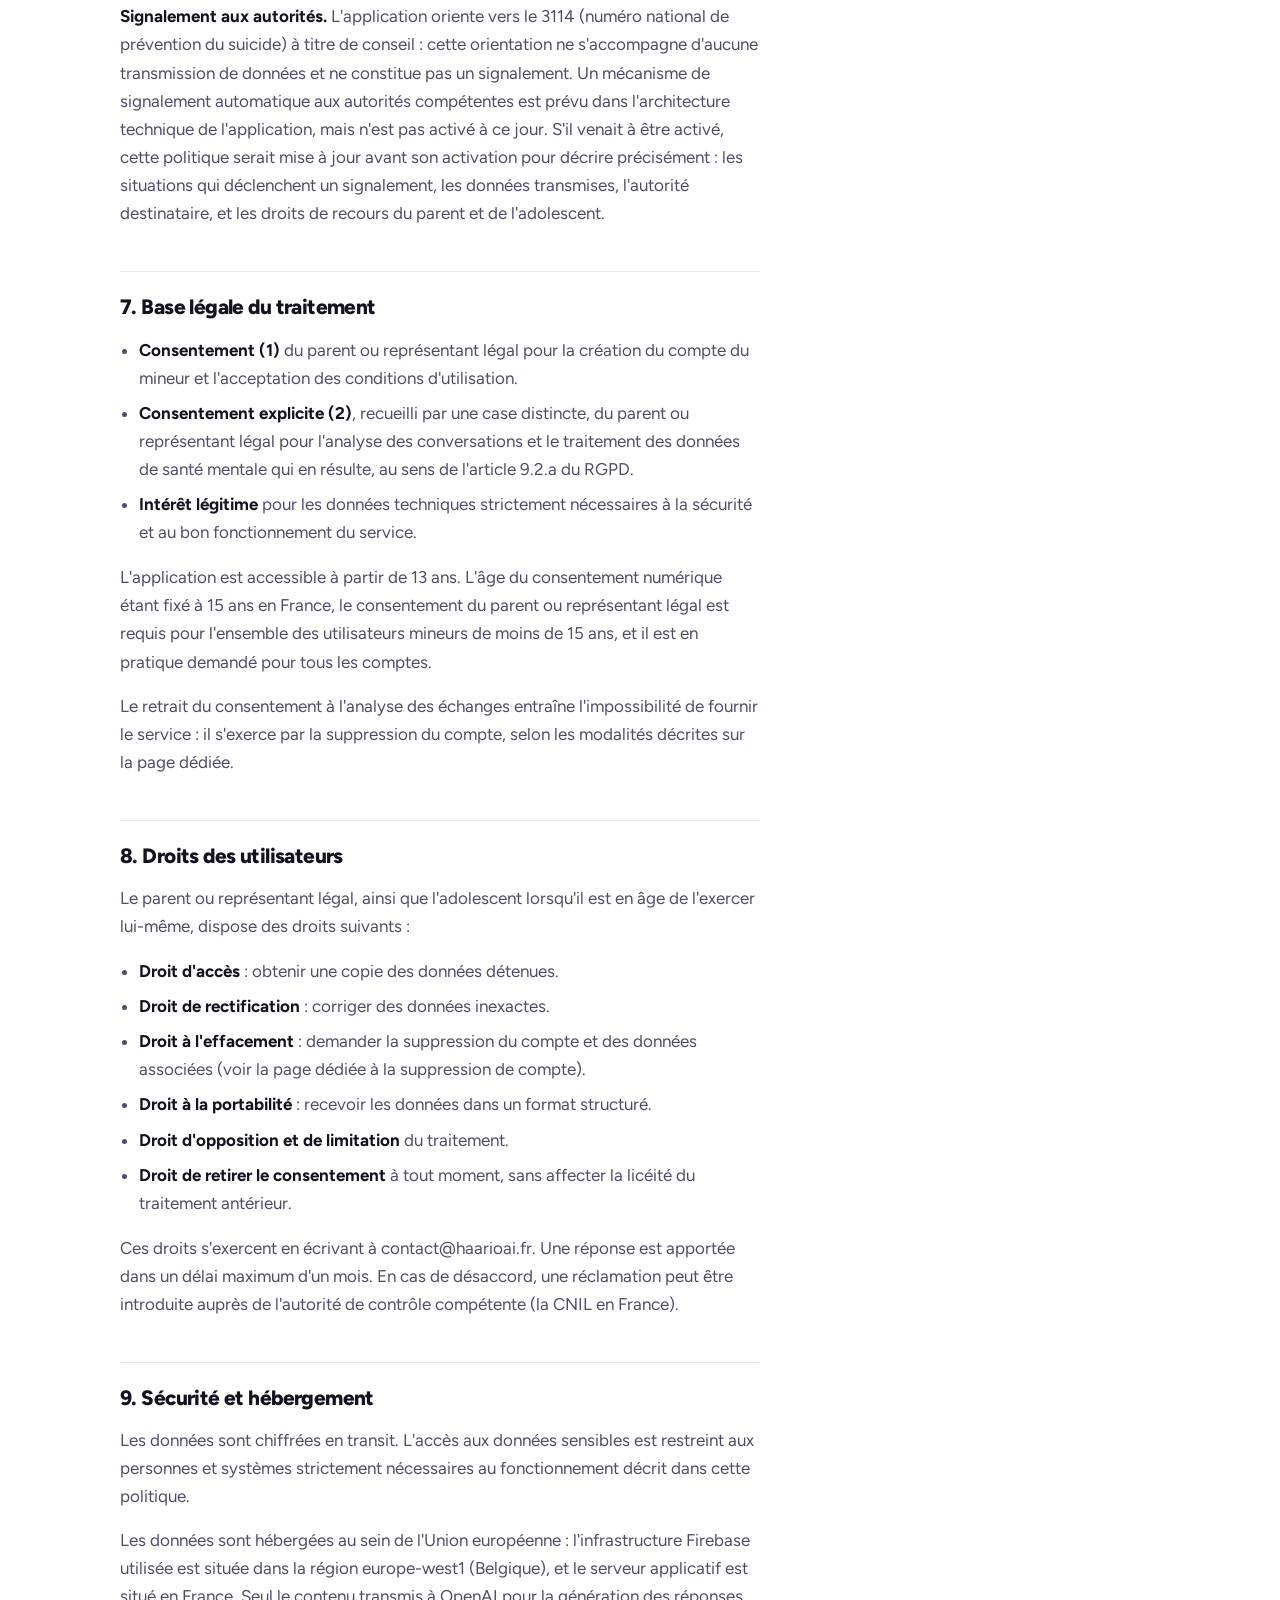
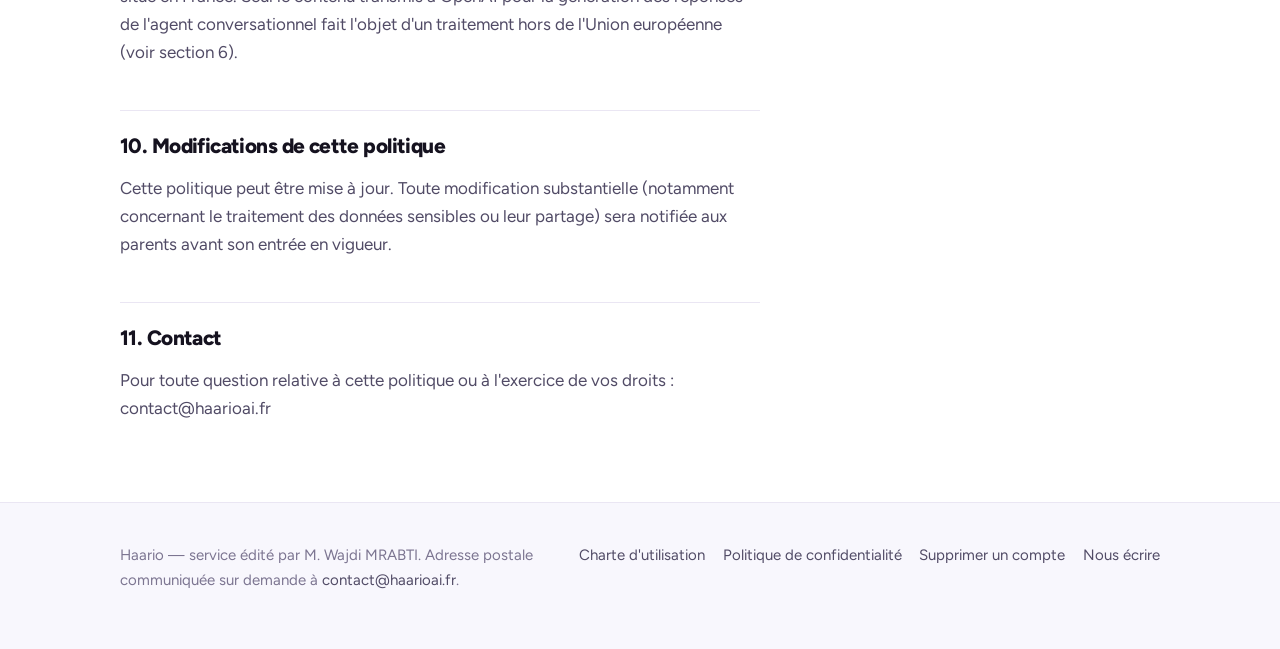
<file: confidentialite/index.html>
<!DOCTYPE html>
<html lang="fr" dir="ltr">
<head>
<meta charset="UTF-8">
<meta name="viewport" content="width=device-width, initial-scale=1">
<title>Politique de confidentialité — Haario</title>
<meta name="description" content="Comment Haario collecte, utilise, partage et conserve les données des adolescents et de leurs parents.">
<meta name="theme-color" content="#FFFFFF" media="(prefers-color-scheme: light)">
<meta name="theme-color" content="#08060F" media="(prefers-color-scheme: dark)">
<link rel="icon" href="/images/haario-tete-icone-64.png" sizes="64x64" type="image/png">
<link rel="icon" href="/images/haario-tete-icone-192.png" sizes="192x192" type="image/png">
<link rel="apple-touch-icon" href="/images/haario-tete-icone-180.png">
<link rel="preconnect" href="https://fonts.googleapis.com">
<link rel="preconnect" href="https://fonts.gstatic.com" crossorigin>
<link href="https://fonts.googleapis.com/css2?family=Figtree:wght@400;500;600;700;800;900&family=Noto+Naskh+Arabic:wght@400;700&display=swap" rel="stylesheet">
<style>
/* Haario — feuille de style du site vitrine
   Thèmes clair / sombre, et sens de lecture LTR / RTL.

   ⚠️ Ce fichier est INTÉGRÉ dans chaque page : gen.py l'injecte dans les deux
      pages générées, index.html et suppression-de-compte/index.html le
      portent en dur. Toute modification ici doit être réinjectée.

   ⚠️ Propriétés logiques uniquement (padding-inline, inset-inline-start…) :
      l'arabe bascule la page en dir="rtl" et le miroir doit tenir. */

/* ══════════════════════════════════════════════════════════════════════
   1. Jetons
   ══════════════════════════════════════════════════════════════════════ */

:root {
  /* encres */
  --encre:      #15121F;
  --encre-2:    #514B66;
  --encre-3:    #7C7591;

  /* fonds */
  --fond:       #FFFFFF;
  --fond-2:     #F8F7FD;
  --carte:      #FFFFFF;
  --carte-bord: #E9E5F4;
  --trait:      #EAE6F3;

  /* les trois rôles portent chacun leur teinte, comme dans les maquettes */
  --violet:      #5B2FE0;
  --violet-vif:  #6D3FF0;
  --violet-sur:  #4A24C4;
  --violet-doux: #F1ECFE;
  --bleu:        #1F6BEB;
  --bleu-sur:    #1655C4;
  --bleu-doux:   #E8F0FE;
  --orange:      #E2661A;
  --orange-sur:  #BF5312;
  --orange-doux: #FDF0E6;

  /* urgence */
  --alerte:      #B23A34;
  --alerte-pale: #FCEEEC;
  --alerte-bord: #F2D9D5;
  --alerte-texte:#5E3B38;

  /* profondeur */
  /* Le bouton garde le violet profond de la marque dans les DEUX thèmes :
     sur le violet clair du mode sombre, du texte blanc tomberait sous le
     seuil de contraste. Ces deux jetons ne sont donc pas redéfinis plus bas. */
  --cta-a: #6D3FF0;
  --cta-b: #5B2FE0;
  --cta-encre: #FFFFFF;
  --ombre-cta: 0 10px 26px -12px rgba(91,47,224,.7);
  /* la pastille « en ligne » de l'apercu */
  --vert-ligne: #1F9D6E;
  /* le robot de l'en-tete est dessine sur fond clair : une ombre tres legere
     en mode clair, un halo en mode sombre */
  --filtre-marque: drop-shadow(0 1px 2px rgba(21,18,31,.12));

  --ombre:       0 1px 2px rgba(21,18,31,.05), 0 8px 24px -12px rgba(21,18,31,.10);
  --ombre-carte: 0 1px 2px rgba(21,18,31,.04), 0 12px 32px -16px rgba(91,47,224,.18);
  --halo:        rgba(91,47,224,.18);
  --lueur-hero:  radial-gradient(60% 55% at 50% 45%, rgba(109,63,240,.10), transparent 70%);

  --mesure: 34rem;
  --large:  68rem;
  --r:      18px;
  --r-s:    12px;

  color-scheme: light;
}

/* Le sombre s'applique soit par choix explicite, soit par réglage système
   tant que l'utilisateur n'a pas choisi le clair.
   ⚠️ Les deux thèmes sont tenus au même niveau de finition : le site démarre
      sur le réglage système, donc la moitié des visiteurs verra le clair. */
:root[data-theme="sombre"] {
  --encre:      #F3F0FB;
  --encre-2:    #ABA2C6;
  --encre-3:    #857CA1;

  --fond:       #08060F;
  --fond-2:     #0D0A1A;
  --carte:      #130E24;
  --carte-bord: #251C42;
  --trait:      #221A3C;

  --violet:      #A78BFA;
  --violet-vif:  #8B5CF6;
  --violet-sur:  #C4B0FD;
  --violet-doux: #1B1235;
  --bleu:        #5AA9FF;
  --bleu-sur:    #8CC4FF;
  --bleu-doux:   #0E1A33;
  --orange:      #FF9B57;
  --orange-sur:  #FFB585;
  --orange-doux: #2A1608;

  --alerte:      #F0938B;
  --alerte-pale: #2A1B1A;
  --alerte-bord: #452B29;
  --alerte-texte:#E8BDB8;

  --ombre:       none;
  --ombre-carte: 0 0 0 1px rgba(167,139,250,.06), 0 18px 40px -24px rgba(139,92,246,.45);
  --halo:        rgba(139,92,246,.30);
  --lueur-hero:  radial-gradient(58% 52% at 50% 45%, rgba(139,92,246,.30), transparent 72%);
  --vert-ligne:  #34D399;
  --filtre-marque: drop-shadow(0 0 8px rgba(139,92,246,.30));

  color-scheme: dark;
}

@media (prefers-color-scheme: dark) {
  :root:not([data-theme="clair"]):not([data-theme="sombre"]) {
    --encre:      #F3F0FB;
    --encre-2:    #ABA2C6;
    --encre-3:    #857CA1;

    --fond:       #08060F;
    --fond-2:     #0D0A1A;
    --carte:      #130E24;
    --carte-bord: #251C42;
    --trait:      #221A3C;

    --violet:      #A78BFA;
    --violet-vif:  #8B5CF6;
    --violet-sur:  #C4B0FD;
    --violet-doux: #1B1235;
    --bleu:        #5AA9FF;
    --bleu-sur:    #8CC4FF;
    --bleu-doux:   #0E1A33;
    --orange:      #FF9B57;
    --orange-sur:  #FFB585;
    --orange-doux: #2A1608;

    --alerte:      #F0938B;
    --alerte-pale: #2A1B1A;
    --alerte-bord: #452B29;
    --alerte-texte:#E8BDB8;

    --ombre:       none;
    --ombre-carte: 0 0 0 1px rgba(167,139,250,.06), 0 18px 40px -24px rgba(139,92,246,.45);
    --halo:        rgba(139,92,246,.30);
    --lueur-hero:  radial-gradient(58% 52% at 50% 45%, rgba(139,92,246,.30), transparent 72%);
    --vert-ligne:  #34D399;
    --filtre-marque: drop-shadow(0 0 8px rgba(139,92,246,.30));

    color-scheme: dark;
  }
}

/* ══════════════════════════════════════════════════════════════════════
   2. Base
   ══════════════════════════════════════════════════════════════════════ */

*, *::before, *::after { box-sizing: border-box; }
html { -webkit-text-size-adjust: 100%; scroll-behavior: smooth; }
@media (prefers-reduced-motion: reduce) { html { scroll-behavior: auto; } }

body {
  margin: 0;
  background: var(--fond);
  color: var(--encre);
  font-family: "Figtree", system-ui, -apple-system, "Segoe UI", sans-serif;
  font-size: 1.0625rem;
  line-height: 1.65;
  font-synthesis-weight: none;
  -webkit-font-smoothing: antialiased;
  transition: background-color .2s ease, color .2s ease;
}

/* L'arabe a besoin d'une famille qui le dessine correctement et d'un
   interlignage un peu plus généreux : les diacritiques manquent d'air. */
html[lang="ar"] body {
  font-family: "Noto Naskh Arabic", "Segoe UI", Tahoma, sans-serif;
  line-height: 1.95;
}
html[lang="ar"] h1, html[lang="ar"] h2, html[lang="ar"] h3, html[lang="ar"] .marque {
  font-family: "Noto Naskh Arabic", Georgia, serif;
  letter-spacing: 0;
  line-height: 1.55;
  font-weight: 700;
}

/* Titrage sans-serif lourd, comme les maquettes. */
h1, h2, h3 {
  font-weight: 800;
  line-height: 1.1;
  letter-spacing: -0.028em;
  color: var(--encre);
  text-wrap: balance;
  margin-block: 0;
}

p { margin-block: 0; }

a { color: var(--violet-sur); text-underline-offset: 3px; text-decoration-thickness: 1px; }
a:hover { color: var(--encre); }

:focus-visible { outline: 2.5px solid var(--violet-vif); outline-offset: 3px; border-radius: 6px; }

img { max-width: 100%; }

/* ══════════════════════════════════════════════════════════════════════
   3. Ossature
   ══════════════════════════════════════════════════════════════════════ */

.enveloppe { width: 100%; max-width: var(--large); margin-inline: auto; padding-inline: 1.5rem; }
.colonne { max-width: var(--mesure); }

.saut-contenu {
  position: absolute; inset-inline-start: -9999px;
  background: var(--carte); color: var(--encre);
  padding: .75rem 1rem; border-radius: var(--r-s);
}
.saut-contenu:focus { inset-inline-start: 1rem; top: 1rem; z-index: 50; }

/* ══════════════════════════════════════════════════════════════════════
   4. En-tête
   ══════════════════════════════════════════════════════════════════════ */

.tete {
  padding-block: 1rem;
  border-bottom: 1px solid var(--trait);
  background: var(--fond);
}
.tete .enveloppe { display: flex; align-items: center; justify-content: space-between; gap: 1rem; flex-wrap: wrap; }

.marque {
  font-weight: 800; font-size: 1.4rem; letter-spacing: -0.03em;
  color: var(--encre); text-decoration: none;
  display: inline-flex; align-items: center; gap: .55rem;
}
.marque img {
  /* Le fichier est recadré au ras du dessin : la hauteur déclarée ici est
     celle du robot réellement visible, pas celle d'une boîte à moitié vide. */
  height: 2.5rem; width: auto;
  display: block; flex: none;
  filter: var(--filtre-marque);
}

.barre { display: flex; align-items: center; gap: 1.25rem; flex-wrap: wrap; }
.nav { display: flex; gap: 1.15rem; font-size: .9375rem; flex-wrap: wrap; font-weight: 500; }
.nav a { color: var(--encre-2); text-decoration: none; }
.nav a:hover, .nav a[aria-current="page"] { color: var(--violet-sur); text-decoration: underline; }

/* Sur petit écran l'en-tête empilait trois blocs. En grille, la marque et les
   réglages partagent la première ligne, la navigation prend la seconde.
   `display: contents` fait remonter .nav et .reglages dans cette grille ;
   .barre n'a aucune sémantique propre, rien ne se perd.
   Les réglages restent visibles : ce sont des réglages, pas du décor. */
@media (max-width: 40rem) {
  .tete .enveloppe {
    display: grid;
    grid-template-columns: auto auto;
    align-items: center;
    row-gap: .7rem; column-gap: 1rem;
  }
  .barre { display: contents; }
  .marque   { grid-column: 1; grid-row: 1; }
  .reglages { grid-column: 2; grid-row: 1; justify-self: end; }
  .nav      { grid-column: 1 / -1; grid-row: 2; gap: .3rem 1rem; font-size: .875rem; }
}

/* ---------- réglages : langue et thème ---------- */

.reglages { display: flex; align-items: center; gap: .5rem; }

.choix-langue {
  font: inherit; font-size: .875rem; font-weight: 500;
  color: var(--encre-2); background: var(--carte);
  border: 1px solid var(--carte-bord); border-radius: 999px;
  padding: .4rem 2rem .4rem .85rem;
  appearance: none; cursor: pointer;
  background-image: linear-gradient(45deg, transparent 50%, currentColor 50%),
                    linear-gradient(135deg, currentColor 50%, transparent 50%);
  background-position: right 1.1rem center, right .85rem center;
  background-size: .3rem .3rem, .3rem .3rem;
  background-repeat: no-repeat;
}
[dir="rtl"] .choix-langue {
  padding: .4rem .85rem .4rem 2rem;
  background-position: left 0.85rem center, left 1.1rem center;
}
.choix-langue:hover { color: var(--encre); border-color: var(--violet); }

.bouton-theme {
  width: 2.2rem; height: 2.2rem;
  display: grid; place-items: center;
  background: var(--carte); color: var(--encre-2);
  border: 1px solid var(--carte-bord); border-radius: 999px;
  cursor: pointer; padding: 0;
}
.bouton-theme:hover { color: var(--violet-sur); border-color: var(--violet); }
.bouton-theme svg { width: 1.05rem; height: 1.05rem; display: block; }
.bouton-theme .lune { display: none; }
:root[data-theme="sombre"] .bouton-theme .lune { display: block; }
:root[data-theme="sombre"] .bouton-theme .soleil { display: none; }
@media (prefers-color-scheme: dark) {
  :root:not([data-theme="clair"]):not([data-theme="sombre"]) .bouton-theme .lune { display: block; }
  :root:not([data-theme="clair"]):not([data-theme="sombre"]) .bouton-theme .soleil { display: none; }
}

/* ══════════════════════════════════════════════════════════════════════
   5. Composants partagés
   ══════════════════════════════════════════════════════════════════════ */

/* pastille d'accroche */
.pastille {
  display: inline-flex; align-items: center; gap: .5rem;
  padding: .45rem 1rem;
  border: 1px solid var(--carte-bord); border-radius: 999px;
  background: var(--carte);
  font-size: .875rem; font-weight: 600; color: var(--violet-sur);
  box-shadow: var(--ombre);
}
.pastille svg { width: .95rem; height: .95rem; flex: none; }

/* appel à l'action — un seul, et il aboutit */
.cta {
  display: inline-flex; align-items: center; gap: .6rem;
  padding: .85rem 1.5rem;
  border-radius: 999px;
  background: linear-gradient(135deg, var(--cta-a), var(--cta-b));
  color: var(--cta-encre); text-decoration: none;
  font-weight: 700; font-size: 1rem;
  box-shadow: var(--ombre-cta);
  border: 1px solid transparent;
}
.cta:hover { color: var(--cta-encre); filter: brightness(1.08); }
.cta svg { width: 1.05rem; height: 1.05rem; flex: none; }
/* La flèche pointe vers la fin de ligne : en RTL elle se retourne. */
[dir="rtl"] .cta svg.fleche { transform: scaleX(-1); }

.sous-cta { font-size: .9375rem; color: var(--encre-3); margin-top: .9rem; max-width: 44ch; }

/* titres de section */
.section { padding-block: clamp(3rem, 7vw, 5rem); }
.section--fond { background: var(--fond-2); }
.titre-section {
  font-size: clamp(1.55rem, 3.4vw, 2.3rem);
  margin: 0 0 .7rem; max-width: 24ch;
}
.section--centre .titre-section { max-width: 30ch; margin-inline: auto; text-align: center; }
.intro-section { color: var(--encre-2); max-width: 52ch; margin: 0 0 2rem; }
.section--centre .intro-section { margin-inline: auto; text-align: center; }

/* ══════════════════════════════════════════════════════════════════════
   6. Hero
   ══════════════════════════════════════════════════════════════════════ */

.hero { position: relative; padding-block: clamp(2.5rem, 6vw, 4.5rem) clamp(2rem, 5vw, 3.5rem); }
.hero::before {
  content: ""; position: absolute; inset: 0;
  background: var(--lueur-hero);
  pointer-events: none;
}
.hero .enveloppe { position: relative; display: grid; gap: 2rem; align-items: center; }
@media (min-width: 58rem) {
  .hero .enveloppe { grid-template-columns: minmax(0, 1fr) minmax(0, .92fr); gap: 3rem; }
}

.hero h1 {
  font-size: clamp(2.3rem, 6.2vw, 3.9rem);
  font-weight: 900;
  margin: 1.25rem 0 1.25rem;
  max-width: 15ch;
}
/* Deux couleurs dans le titre, comme les maquettes. La classe existait déjà
   sur « allié » : elle passe du surlignage à la couleur de marque. */
.hero .souligne { color: var(--violet-vif); }

.hero p { font-size: clamp(1.0625rem, 2vw, 1.2rem); color: var(--encre-2); max-width: 46ch; margin: 0 0 1.1rem; }

.hero-visuel { justify-self: center; position: relative; }
.hero-visuel img { display: block; width: 100%; max-width: 34rem; height: auto; }

/* Un mouvement lent et de faible amplitude : il rend la mascotte vivante
   sans attirer l'œil pendant la lecture. */
@media (prefers-reduced-motion: no-preference) {
  .hero-visuel img {
    opacity: 0;
    animation: monte .9s cubic-bezier(.22,.7,.3,1) .35s forwards,
               flotte 7s ease-in-out 1.4s infinite;
  }
  .hero .pastille, .hero h1, .hero p, .hero .cta-bloc {
    opacity: 0; animation: monte .7s cubic-bezier(.22,.7,.3,1) forwards;
  }
  .hero h1 { animation-delay: .06s; }
  .hero p { animation-delay: .12s; }
  .hero .cta-bloc { animation-delay: .18s; }
}
@keyframes flotte {
  0%, 100% { transform: translateY(0); }
  50%      { transform: translateY(-.55rem); }
}
@keyframes monte { to { opacity: 1; transform: none; } }

/* ══════════════════════════════════════════════════════════════════════
   7. Bandeau de réassurance
   ══════════════════════════════════════════════════════════════════════ */

.reassurance { padding-bottom: clamp(2rem, 5vw, 3rem); }
.reassurance ul {
  list-style: none; margin: 0; padding: 1.4rem 1.5rem;
  display: grid; gap: 1.25rem;
  background: var(--carte); border: 1px solid var(--carte-bord);
  border-radius: var(--r); box-shadow: var(--ombre-carte);
}
@media (min-width: 46rem) {
  .reassurance ul { grid-template-columns: repeat(3, 1fr); gap: 0; }
  .reassurance li + li { border-inline-start: 1px solid var(--trait); padding-inline-start: 1.5rem; }
  .reassurance li { padding-inline-end: 1.5rem; }
}
.reassurance li { display: flex; align-items: flex-start; gap: .9rem; }
.reassurance .jeton {
  flex: none; width: 2.6rem; height: 2.6rem;
  display: grid; place-items: center;
  border-radius: 999px;
  background: var(--violet-doux); color: var(--violet-vif);
}
.reassurance .jeton svg { width: 1.3rem; height: 1.3rem; display: block; }
.reassurance b { display: block; font-weight: 700; font-size: .9375rem; color: var(--encre); }
.reassurance span { display: block; font-size: .875rem; color: var(--encre-2); line-height: 1.5; }

/* ══════════════════════════════════════════════════════════════════════
   8. Les trois rôles
   ══════════════════════════════════════════════════════════════════════ */

.trois { display: grid; gap: 1.25rem; grid-template-columns: 1fr; }
@media (min-width: 46rem) { .trois { grid-template-columns: repeat(3, 1fr); gap: 1.5rem; } }

.pan {
  background: var(--carte);
  border: 1px solid var(--carte-bord);
  border-radius: var(--r);
  padding: 1.7rem 1.6rem;
  box-shadow: var(--ombre-carte);
  position: relative; overflow: hidden;
}
/* Chaque rôle porte sa teinte : le dégradé descend du haut de la carte. */
.pan::before {
  content: ""; position: absolute; inset: 0; pointer-events: none;
  background: linear-gradient(180deg, var(--teinte-doux), transparent 55%);
}
.pan > * { position: relative; }
.pan--comprendre { --teinte: var(--violet); --teinte-sur: var(--violet-sur); --teinte-doux: var(--violet-doux); }
.pan--avancer    { --teinte: var(--bleu);   --teinte-sur: var(--bleu-sur);   --teinte-doux: var(--bleu-doux); }
.pan--parler     { --teinte: var(--orange); --teinte-sur: var(--orange-sur); --teinte-doux: var(--orange-doux); }

.pan .icone {
  width: 3.5rem; height: 3.5rem; margin-bottom: 1.1rem; display: block;
  color: var(--teinte);
}
.pan .icone svg { width: 100%; height: 100%; display: block; }
:root[data-theme="sombre"] .pan .icone { filter: drop-shadow(0 0 10px color-mix(in srgb, var(--teinte) 45%, transparent)); }
@media (prefers-color-scheme: dark) {
  :root:not([data-theme="clair"]):not([data-theme="sombre"]) .pan .icone {
    filter: drop-shadow(0 0 10px color-mix(in srgb, var(--teinte) 45%, transparent));
  }
}
.pan h3 { font-size: 1.3rem; margin: 0 0 .3rem; color: var(--teinte-sur); font-weight: 800; }
.pan-sous { font-size: .875rem; font-weight: 600; color: var(--encre-3); margin: 0 0 .7rem; }
.pan p { margin: 0; font-size: .9875rem; color: var(--encre-2); }

/* la liste des capacités réelles, sous les cartes */
.fil { margin-top: 1.75rem; padding-top: 1.75rem; border-top: 1px solid var(--trait); }
.fil ul { margin: 0; padding: 0; list-style: none; display: grid; gap: .6rem; }
@media (min-width: 46rem) { .fil ul { grid-template-columns: 1fr 1fr; gap: .6rem 2rem; } }
.fil li { position: relative; padding-inline-start: 1.5rem; color: var(--encre-2); font-size: .9375rem; }
.fil li::before {
  content: ""; position: absolute; inset-inline-start: .3rem; top: .62em;
  width: .4rem; height: .4rem; border-radius: 50%; background: var(--violet-vif);
}

/* ══════════════════════════════════════════════════════════════════════
   9. Aperçu de conversation
   ══════════════════════════════════════════════════════════════════════ */

/* ⚠️ L'échange reste anodin. Mettre en vitrine un ado qui va mal serait
   indécent, et donnerait de Haario l'image d'un produit qui se nourrit du
   malheur. */
.apercu {
  background: var(--carte); border: 1px solid var(--carte-bord);
  border-radius: var(--r); box-shadow: var(--ombre-carte);
  padding: 1.1rem 1.1rem 1.3rem;
  max-width: 27rem; margin-inline: auto;
}
.apercu-tete {
  display: flex; align-items: center; gap: .7rem;
  padding-bottom: .9rem; margin-bottom: 1rem;
  border-bottom: 1px solid var(--trait);
}
.apercu-tete img { width: 2.2rem; height: auto; flex: none; display: block; }
.apercu-tete b { font-size: .9375rem; font-weight: 700; display: block; color: var(--encre); }
.apercu-tete span { font-size: .8125rem; color: var(--encre-3); display: flex; align-items: center; gap: .35rem; }
.apercu-tete span::before {
  content: ""; width: .45rem; height: .45rem; border-radius: 50%;
  background: var(--vert-ligne); flex: none;
}
.bulles { display: grid; gap: .7rem; }
.bulle { max-width: 88%; padding: .7rem .95rem; border-radius: 16px; font-size: .9375rem; line-height: 1.5; }
/* Même violet profond que le bouton, et pour la même raison : en mode
   sombre, --violet-vif s'éclaircit et le texte blanc devient illisible. */
.bulle--ado {
  justify-self: end;
  background: linear-gradient(135deg, var(--cta-a), var(--cta-b));
  color: var(--cta-encre);
  border-end-end-radius: 5px;
}
.bulle--haario {
  justify-self: start;
  background: var(--fond-2); color: var(--encre);
  border: 1px solid var(--trait);
  border-end-start-radius: 5px;
}
.apercu-note { margin-top: 1.1rem; font-size: .8125rem; color: var(--encre-3); text-align: center; }

/* ══════════════════════════════════════════════════════════════════════
   10. Ce que Haario est / n'est pas
   ══════════════════════════════════════════════════════════════════════ */

.deux-versants { display: grid; gap: 1.25rem; grid-template-columns: 1fr; }
@media (min-width: 46rem) { .deux-versants { grid-template-columns: 1fr 1fr; gap: 1.5rem; } }

.versant {
  background: var(--carte); border: 1px solid var(--carte-bord);
  border-radius: var(--r); padding: 1.7rem 1.6rem; box-shadow: var(--ombre-carte);
}
.versant h3 { font-size: 1.2rem; margin: 0 0 1.1rem; }
.versant ul { margin: 0; padding: 0; list-style: none; }
.versant li { position: relative; padding-inline-start: 1.9rem; margin-bottom: .8rem; color: var(--encre-2); font-size: .9875rem; }
.versant li:last-child { margin-bottom: 0; }
.versant li::before {
  position: absolute; inset-inline-start: 0; top: .15em;
  width: 1.3rem; height: 1.3rem; border-radius: 999px;
  display: grid; place-items: center;
  font-weight: 800; font-size: .8rem; line-height: 1;
}
.versant--non { border-color: var(--alerte-bord); }
.versant--non h3 { color: var(--alerte); }
.versant--non li::before { content: "\2013"; color: var(--alerte); background: var(--alerte-pale); }
.versant--oui h3 { color: var(--violet-sur); }
.versant--oui li::before { content: "+"; color: var(--violet-sur); background: var(--violet-doux); }

/* ══════════════════════════════════════════════════════════════════════
   11. Filet de sécurité, données
   ══════════════════════════════════════════════════════════════════════ */

/* Pas de regle sur `.section p` : a (0,1,1) elle battait les composants
   nommes par une seule classe (.bulle--ado, .pan-sous, .intro-section,
   .apercu-note) et leur imposait sa couleur. La couleur de lecture est
   portee par .prose, qui l'herite a ses paragraphes. */
.prose { max-width: 54ch; display: grid; gap: 1.1rem; color: var(--encre-2); }

/* ══════════════════════════════════════════════════════════════════════
   12. Urgence
   ══════════════════════════════════════════════════════════════════════ */

/* ⚠️ Cette section reste sur la page d'accueil. C'est un point produit, pas
   un choix de mise en page. */
.urgence {
  background: var(--alerte-pale);
  border: 1px solid var(--alerte-bord);
  border-radius: var(--r);
  padding: 1.9rem 1.7rem;
}
.urgence h2 { font-size: 1.35rem; margin: 0 0 .75rem; color: var(--alerte); }
.urgence p { margin: 0 0 1.2rem; color: var(--alerte-texte); max-width: 60ch; }
.numeros { display: flex; flex-wrap: wrap; gap: .6rem; margin: 0; padding: 0; list-style: none; }
.numeros li {
  background: var(--carte); border: 1px solid var(--alerte-bord);
  border-radius: 999px; padding: .5rem 1.1rem;
  font-size: .9375rem; color: var(--encre-2);
}
.numeros strong { color: var(--encre); font-weight: 800; }

/* ══════════════════════════════════════════════════════════════════════
   13. Pages de contenu
   ══════════════════════════════════════════════════════════════════════ */

/* ⚠️ Le corps juridique reste lisible avant d'être beau : fond sobre,
   contraste élevé, mesure courte. Pas de néon derrière du texte de loi. */
.doc { padding-block: clamp(2.5rem, 6vw, 4rem) 4rem; background: var(--fond); }
.doc .colonne { max-width: 40rem; }
.doc h1 { font-size: clamp(1.9rem, 5vw, 2.7rem); margin: 0 0 .5rem; }
.doc .maj { color: var(--encre-3); font-size: .9375rem; margin: 0 0 2.5rem; }
.doc h2 { font-size: 1.3rem; margin: 2.75rem 0 .85rem; padding-top: 1.5rem; border-top: 1px solid var(--trait); }
.doc h2:first-of-type { border-top: none; padding-top: 0; }
.doc h3 { font-size: 1.05rem; margin: 1.75rem 0 .5rem; }
.doc p, .doc li { color: var(--encre-2); }
.doc p { margin-block: 1rem; }
.doc ul, .doc ol { padding-inline-start: 1.2rem; }
.doc li { margin-bottom: .45rem; }
.doc strong { color: var(--encre); font-weight: 700; }
.doc em { color: var(--encre-3); }

.doc blockquote { margin: 1.5rem 0; padding-inline-start: 1.15rem; border-inline-start: 3px solid var(--violet); }
.doc blockquote p { font-size: .9375rem; }

.tableau { overflow-x: auto; margin: 1.5rem 0; }
.doc table {
  border-collapse: collapse; width: 100%; font-size: .9375rem;
  background: var(--carte); border: 1px solid var(--carte-bord);
  border-radius: var(--r-s); overflow: hidden;
}
.doc th, .doc td { text-align: start; padding: .7rem .85rem; border-bottom: 1px solid var(--trait); vertical-align: top; }
.doc th { background: var(--violet-doux); font-weight: 700; font-size: .8125rem; color: var(--encre); }
.doc tr:last-child td { border-bottom: none; }

.encart {
  background: var(--carte); border: 1px solid var(--carte-bord);
  border-inline-start: 3px solid var(--violet); border-radius: var(--r-s);
  padding: 1.25rem 1.4rem; margin: 1.75rem 0;
}
.encart p:first-child { margin-top: 0; }
.encart p:last-child { margin-bottom: 0; }
.encart--attention { border-inline-start-color: var(--alerte); background: var(--alerte-pale); border-color: var(--alerte-bord); }
.encart--attention p { color: var(--alerte-texte); }

.etape-mode {
  background: var(--carte); border: 1px solid var(--carte-bord);
  border-radius: var(--r-s); padding: 1.25rem 1.4rem; margin: 1.25rem 0;
}
.etape-mode ol, .etape-mode ul { margin: 0; }
.etape-mode p:first-child { margin-top: 0; }
.etape-mode p:last-child { margin-bottom: 0; }

/* Bandeau des pages juridiques : la version française fait foi. */
.bandeau-langue {
  background: var(--violet-doux); border: 1px solid var(--carte-bord);
  border-radius: var(--r-s); padding: .9rem 1.15rem; margin: 0 0 2rem;
  font-size: .9rem; color: var(--encre-2);
}

/* ══════════════════════════════════════════════════════════════════════
   14. Pied
   ══════════════════════════════════════════════════════════════════════ */

.pied {
  border-top: 1px solid var(--trait); background: var(--fond-2);
  padding-block: 2.5rem 3.5rem; font-size: .9375rem; color: var(--encre-3);
}
.pied .enveloppe { display: grid; gap: 1.75rem; }
@media (min-width: 46rem) { .pied .enveloppe { grid-template-columns: 1fr auto; align-items: start; } }
.pied nav { display: flex; flex-wrap: wrap; gap: 1.1rem; }
.pied a { color: var(--encre-2); text-decoration: none; }
.pied a:hover { color: var(--violet-sur); text-decoration: underline; }
.pied .mentions { max-width: 42ch; margin: 0; }

</style>
<script>
(function () {
  try {
    var d = document.documentElement;
    var t = localStorage.getItem('haario-theme');
    if (t) d.setAttribute('data-theme', t);
    var l = localStorage.getItem('haario-langue');
    if (l) { d.lang = l; d.dir = (l === 'ar' ? 'rtl' : 'ltr'); }
  } catch (e) {}
})();
</script>
</head>
<body>

<a class="saut-contenu" href="#contenu" data-i18n="saut">Aller au contenu</a>

<header class="tete">
  <div class="enveloppe">
    <a class="marque" href="/"><img src="/images/haario-tete-marque.png" alt="" width="135" height="120" decoding="async"><span>Haario</span></a>
    <div class="barre">
      <nav class="nav" aria-label="Principale">
        <a href="/" data-i18n="nav.accueil">Accueil</a>
        <a href="/charte" data-i18n="nav.charte">Charte</a>
        <a href="/confidentialite" aria-current="page" data-i18n="nav.conf">Confidentialité</a>
        <a href="/suppression-de-compte" data-i18n="nav.supp">Supprimer un compte</a>
      </nav>
      <div class="reglages">
        <select class="choix-langue" id="langue" data-i18n-aria="a11y.langue" aria-label="Choisir la langue">
          <option value="fr">Français</option>
          <option value="en">English</option>
          <option value="es">Español</option>
          <option value="ar">العربية</option>
        </select>
        <button class="bouton-theme" id="theme" type="button" data-i18n-aria="a11y.theme" aria-label="Changer de thème">
          <svg class="soleil" viewBox="0 0 24 24" fill="none" stroke="currentColor" stroke-width="1.8" stroke-linecap="round" aria-hidden="true"><circle cx="12" cy="12" r="4.2"/><path d="M12 2.6v2M12 19.4v2M2.6 12h2M19.4 12h2M5.4 5.4l1.4 1.4M17.2 17.2l1.4 1.4M18.6 5.4l-1.4 1.4M6.8 17.2l-1.4 1.4"/></svg>
          <svg class="lune" viewBox="0 0 24 24" fill="none" stroke="currentColor" stroke-width="1.8" stroke-linecap="round" stroke-linejoin="round" aria-hidden="true"><path d="M20 14.5A8.2 8.2 0 0 1 9.5 4a8.3 8.3 0 1 0 10.5 10.5z"/></svg>
        </button>
      </div>
    </div>
  </div>
</header>

<main id="contenu" class="doc" lang="fr" dir="ltr">
  <div class="enveloppe">
    <div class="colonne">
      <p class="bandeau-langue" id="bandeau-langue" data-i18n="bandeau" hidden>Ce document est publié en français, et la version française fait foi.</p>

      <h1>Politique de confidentialité — Haario</h1>
      <p class="maj">Dernière mise à jour : 24 août 2026</p>
      <h2>1. Qui nous sommes</h2>
      <p>Haario est une application destinée à aider les adolescents à exprimer ce qu'ils traversent et à faciliter le dialogue avec un adulte de confiance en cas de signal de mal-être. Haario n'a pas vocation à diagnostiquer, prévenir ou traiter un trouble médical ou psychologique. Elle vise à faciliter la parole d'un adolescent et à alerter un parent lorsqu'un signal de mal-être est détecté dans les échanges.</p>
      <p><strong>Responsable du traitement :</strong> M. Wajdi MRABTI, personne physique.
      <strong>Contact :</strong> contact@haarioai.fr
      <strong>Adresse postale :</strong> communiquée sur simple demande à l'adresse de contact ci-dessus.</p>
      <p><em>Haario est actuellement exploitée par une personne physique. Lors de la création de la société qui reprendra l'exploitation du service, cette politique sera mise à jour et le changement de responsable du traitement notifié aux parents avant son entrée en vigueur.</em></p>
      <p>Cette politique s'applique à tous les utilisateurs de l'application Haario, y compris les utilisateurs mineurs et leurs parents ou représentants légaux.</p>
      <h2>2. Données que nous collectons</h2>
      <div class="tableau"><table>
      <thead>
      <tr>
      <th>Catégorie</th>
      <th>Exemples</th>
      <th>Finalité</th>
      </tr>
      </thead>
      <tbody>
      <tr>
      <td>Données de compte</td>
      <td>Prénom, âge déclaré, adresse e-mail du parent ou du représentant légal</td>
      <td>Créer et gérer le compte, permettre le lien parent-enfant</td>
      </tr>
      <tr>
      <td>Données d'usage</td>
      <td>Fréquence d'utilisation, horodatage des sessions, interactions avec l'interface</td>
      <td>Améliorer le fonctionnement de l'application, diagnostiquer les problèmes techniques</td>
      </tr>
      <tr>
      <td>Contenu des échanges avec l'agent conversationnel</td>
      <td>Messages écrits par l'adolescent, réponses générées</td>
      <td>Faire fonctionner la fonctionnalité principale de l'application (dialogue et orientation)</td>
      </tr>
      <tr>
      <td>Données de santé mentale (catégorie sensible)</td>
      <td>Signaux de mal-être identifiés dans les échanges, éléments contextuels associés</td>
      <td>Repérer une situation de détresse et déclencher, si nécessaire, une alerte au parent</td>
      </tr>
      <tr>
      <td>Données techniques</td>
      <td>Type d'appareil, système d'exploitation, identifiants techniques</td>
      <td>Sécurité, prévention de la fraude, compatibilité technique</td>
      </tr>
      </tbody>
      </table></div>
      <p>Nous ne collectons pas de données au-delà de ce qui est nécessaire au fonctionnement décrit ci-dessus.</p>
      <h2>3. Point sensible n°1 — Traitement de données de santé mentale de mineurs</h2>
      <p>Dans le cadre de son fonctionnement, Haario peut traiter des informations relatives à l'état émotionnel ou psychologique d'un adolescent mineur, telles qu'elles ressortent des échanges avec l'agent conversationnel. Ces données relèvent de la catégorie des données de santé au sens de l'article 9 du RGPD, et bénéficient à ce titre d'une protection renforcée.</p>
      <ul>
      <li>Ces données ne sont jamais utilisées à des fins commerciales, publicitaires, ou de profilage à d'autres fins que celle décrite dans cette politique.</li>
      <li>Elles sont traitées avec un niveau de sécurité renforcé (chiffrement en transit, accès restreint).</li>
      <li>Elles ne sont conservées que pour la durée strictement nécessaire (voir section 5).</li>
      </ul>
      <p><strong>Ce traitement fait l'objet d'un consentement spécifique, distinct de l'acceptation des conditions d'utilisation.</strong> Lors de la création du compte, le parent ou représentant légal se voit présenter deux cases à cocher séparées, portant chacune son propre texte :</p>
      <ol>
      <li>l'acceptation de la charte d'utilisation et de la présente politique de confidentialité ;</li>
      <li>l'autorisation d'analyser les échanges de l'adolescent avec l'agent conversationnel afin d'y repérer des signaux de mal-être, et de transmettre un extrait au parent le cas échéant.</li>
      </ol>
      <p>Les deux cases doivent être cochées pour que le compte puisse être créé : l'analyse des échanges constitue la fonctionnalité principale du service et celui-ci ne peut pas être fourni sans elle. La date et l'heure de chaque consentement sont enregistrées.</p>
      <h2>4. Point sensible n°2 — Transmission d'extraits de conversation au parent en cas de détresse</h2>
      <p>Lorsque l'application identifie un signal de détresse dans les échanges d'un adolescent, un extrait pertinent de la conversation peut être transmis au parent ou représentant légal associé au compte, afin de lui permettre d'intervenir.</p>
      <p>Ce fonctionnement est central à l'usage de l'application et fait l'objet d'une information donnée <strong>avant</strong> toute utilisation, au parent et à l'adolescent, adaptée à chacun :</p>
      <ul>
      <li>le parent ou représentant légal reçoit, lors de la création du compte, une explication complète et précise de ce mécanisme : ce qui est analysé, ce qui déclenche une transmission, et ce qui lui est transmis ;</li>
      <li>l'adolescent est informé, dans l'application elle-même, qu'un lien existe entre son usage de Haario et l'attention de ses parents à son bien-être — formulé sans détailler le fonctionnement technique de l'analyse ni les conditions précises de déclenchement d'une transmission, afin de préserver la liberté de parole qui est au cœur du service ;</li>
      <li>aucun contenu de l'application n'affirme à l'adolescent que ses échanges ne sont ni lus ni analysés : l'information donnée à l'adolescent et celle donnée au parent restent cohérentes entre elles, même si leur niveau de détail diffère ;</li>
      <li>seuls les extraits pertinents au signal détecté sont transmis, non l'intégralité de l'historique ;</li>
      <li>ce mécanisme ne constitue ni une surveillance continue ni un accès permanent du parent aux échanges.</li>
      </ul>
      <h2>5. Durée de conservation</h2>
      <div class="tableau"><table>
      <thead>
      <tr>
      <th>Catégorie de données</th>
      <th>Durée</th>
      </tr>
      </thead>
      <tbody>
      <tr>
      <td>Données de compte</td>
      <td>Durée de vie du compte + 30 jours après suppression</td>
      </tr>
      <tr>
      <td>Contenu des échanges — aucune alerte émise</td>
      <td>Durée de vie du compte + 30 jours après suppression</td>
      </tr>
      <tr>
      <td>Contenu des échanges — une alerte a été émise sur la conversation</td>
      <td>6 mois à compter de l'émission de l'alerte, même si le compte est supprimé avant ce délai</td>
      </tr>
      <tr>
      <td>Données de santé mentale / signaux de détresse</td>
      <td>6 mois à compter de la détection du signal</td>
      </tr>
      <tr>
      <td>Extraits transmis aux parents</td>
      <td>6 mois à compter de la transmission</td>
      </tr>
      <tr>
      <td>Données techniques</td>
      <td>13 mois</td>
      </tr>
      </tbody>
      </table></div>
      <p>À l'expiration de ces durées, les données sont supprimées ou anonymisées de façon irréversible.</p>
      <p>Le délai de 6 mois appliqué aux conversations ayant donné lieu à une alerte est plus long que le délai standard : il permet au parent et, le cas échéant, à un professionnel sollicité par la famille, de disposer du contexte de l'alerte pendant une durée raisonnable après son émission.</p>
      <p>Ces durées figurent à l'identique dans la déclaration de sécurité des données publiée sur Google Play.</p>
      <h2>6. Avec qui nous partageons les données</h2>
      <p>Nous ne vendons aucune donnée. Certaines données sont partagées avec des prestataires techniques, dans la stricte mesure nécessaire au fonctionnement de l'application :</p>
      <ul>
      <li><strong>OpenAI</strong> — traite le contenu des échanges pour générer les réponses de l'agent conversationnel. OpenAI agit en tant que sous-traitant et n'utilise pas ces données pour entraîner ses propres modèles dans le cadre de son offre API (à vérifier et confirmer selon l'accord contractuel en vigueur avec OpenAI au moment de la publication).</li>
      <li><strong>Google Firebase</strong> — héberge l'infrastructure technique (authentification, base de données, notifications).</li>
      </ul>
      <p><strong>Transfert hors Union européenne.</strong> Le contenu des échanges traité par OpenAI fait l'objet d'un transfert vers les États-Unis. Ce transfert est encadré par des clauses contractuelles types adoptées par la Commission européenne, qui garantissent un niveau de protection des données équivalent à celui applicable au sein de l'Union européenne.</p>
      <p>Aucune autre entité tierce n'a accès aux données, sauf obligation légale (réquisition judiciaire, par exemple).</p>
      <p><strong>Établissements scolaires.</strong> Aucune donnée n'est transmise à un établissement scolaire à ce jour. Si un tel partage venait à être mis en place, cette politique serait mise à jour avant son activation pour décrire les données concernées et les destinataires, et un consentement spécifique serait recueilli auprès du parent ou représentant légal.</p>
      <p><strong>Signalement aux autorités.</strong> L'application oriente vers le 3114 (numéro national de prévention du suicide) à titre de conseil : cette orientation ne s'accompagne d'aucune transmission de données et ne constitue pas un signalement. Un mécanisme de signalement automatique aux autorités compétentes est prévu dans l'architecture technique de l'application, mais n'est pas activé à ce jour. S'il venait à être activé, cette politique serait mise à jour avant son activation pour décrire précisément : les situations qui déclenchent un signalement, les données transmises, l'autorité destinataire, et les droits de recours du parent et de l'adolescent.</p>
      <h2>7. Base légale du traitement</h2>
      <ul>
      <li><strong>Consentement (1)</strong> du parent ou représentant légal pour la création du compte du mineur et l'acceptation des conditions d'utilisation.</li>
      <li><strong>Consentement explicite (2)</strong>, recueilli par une case distincte, du parent ou représentant légal pour l'analyse des conversations et le traitement des données de santé mentale qui en résulte, au sens de l'article 9.2.a du RGPD.</li>
      <li><strong>Intérêt légitime</strong> pour les données techniques strictement nécessaires à la sécurité et au bon fonctionnement du service.</li>
      </ul>
      <p>L'application est accessible à partir de 13 ans. L'âge du consentement numérique étant fixé à 15 ans en France, le consentement du parent ou représentant légal est requis pour l'ensemble des utilisateurs mineurs de moins de 15 ans, et il est en pratique demandé pour tous les comptes.</p>
      <p>Le retrait du consentement à l'analyse des échanges entraîne l'impossibilité de fournir le service : il s'exerce par la suppression du compte, selon les modalités décrites sur la page dédiée.</p>
      <h2>8. Droits des utilisateurs</h2>
      <p>Le parent ou représentant légal, ainsi que l'adolescent lorsqu'il est en âge de l'exercer lui-même, dispose des droits suivants :</p>
      <ul>
      <li><strong>Droit d'accès</strong> : obtenir une copie des données détenues.</li>
      <li><strong>Droit de rectification</strong> : corriger des données inexactes.</li>
      <li><strong>Droit à l'effacement</strong> : demander la suppression du compte et des données associées (voir la page dédiée à la suppression de compte).</li>
      <li><strong>Droit à la portabilité</strong> : recevoir les données dans un format structuré.</li>
      <li><strong>Droit d'opposition et de limitation</strong> du traitement.</li>
      <li><strong>Droit de retirer le consentement</strong> à tout moment, sans affecter la licéité du traitement antérieur.</li>
      </ul>
      <p>Ces droits s'exercent en écrivant à contact@haarioai.fr. Une réponse est apportée dans un délai maximum d'un mois. En cas de désaccord, une réclamation peut être introduite auprès de l'autorité de contrôle compétente (la CNIL en France).</p>
      <h2>9. Sécurité et hébergement</h2>
      <p>Les données sont chiffrées en transit. L'accès aux données sensibles est restreint aux personnes et systèmes strictement nécessaires au fonctionnement décrit dans cette politique.</p>
      <p>Les données sont hébergées au sein de l'Union européenne : l'infrastructure Firebase utilisée est située dans la région europe-west1 (Belgique), et le serveur applicatif est situé en France. Seul le contenu transmis à OpenAI pour la génération des réponses de l'agent conversationnel fait l'objet d'un traitement hors de l'Union européenne (voir section 6).</p>
      <h2>10. Modifications de cette politique</h2>
      <p>Cette politique peut être mise à jour. Toute modification substantielle (notamment concernant le traitement des données sensibles ou leur partage) sera notifiée aux parents avant son entrée en vigueur.</p>
      <h2>11. Contact</h2>
      <p>Pour toute question relative à cette politique ou à l'exercice de vos droits : contact@haarioai.fr</p>
    </div>
  </div>
</main>

<footer class="pied">
  <div class="enveloppe">
    <p class="mentions" data-i18n="pied.mentions">Haario — service édité par M. Wajdi MRABTI. Adresse postale communiquée sur demande à <a href="mailto:contact@haarioai.fr">contact@haarioai.fr</a>.</p>
    <nav aria-label="Documents">
      <a href="/charte" data-i18n="pied.charte">Charte d'utilisation</a>
      <a href="/confidentialite" data-i18n="pied.conf">Politique de confidentialité</a>
      <a href="/suppression-de-compte" data-i18n="pied.supp">Supprimer un compte</a>
      <a href="mailto:contact@haarioai.fr" data-i18n="pied.contact">Nous écrire</a>
    </nav>
  </div>
</footer>

<script>
var CHROME = {
  en: { "saut":"Skip to content","nav.accueil":"Home","nav.charte":"Terms","nav.conf":"Privacy","nav.supp":"Delete an account",
        "a11y.langue":"Choose language","a11y.theme":"Switch theme",
        "bandeau":"This document is published in French. The French version is the legally binding one. For a question in English, write to <a href=\"mailto:contact@haarioai.fr\">contact@haarioai.fr</a>.",
        "pied.mentions":"Haario — service published by Mr Wajdi MRABTI. Postal address provided on request at <a href=\"mailto:contact@haarioai.fr\">contact@haarioai.fr</a>.",
        "pied.charte":"Terms of use","pied.conf":"Privacy policy","pied.supp":"Delete an account","pied.contact":"Write to us" },
  es: { "saut":"Ir al contenido","nav.accueil":"Inicio","nav.charte":"Condiciones","nav.conf":"Privacidad","nav.supp":"Eliminar una cuenta",
        "a11y.langue":"Elegir idioma","a11y.theme":"Cambiar de tema",
        "bandeau":"Este documento se publica en francés. La versión francesa es la que da fe. Para cualquier consulta en español, escriba a <a href=\"mailto:contact@haarioai.fr\">contact@haarioai.fr</a>.",
        "pied.mentions":"Haario — servicio editado por D. Wajdi MRABTI. Dirección postal facilitada previa solicitud en <a href=\"mailto:contact@haarioai.fr\">contact@haarioai.fr</a>.",
        "pied.charte":"Condiciones de uso","pied.conf":"Política de privacidad","pied.supp":"Eliminar una cuenta","pied.contact":"Escríbanos" },
  ar: { "saut":"الانتقال إلى المحتوى","nav.accueil":"الرئيسية","nav.charte":"شروط الاستخدام","nav.conf":"الخصوصية","nav.supp":"حذف حساب",
        "a11y.langue":"اختيار اللغة","a11y.theme":"تغيير المظهر",
        "bandeau":"هذه الوثيقة منشورة بالفرنسية، والنسخة الفرنسية هي المعتمدة قانوناً. لأي سؤال بالعربية، راسلونا على <a href=\"mailto:contact@haarioai.fr\">contact@haarioai.fr</a>.",
        "pied.mentions":"هاريو — خدمة يصدرها السيد وجدي المرابطي. يُقدَّم العنوان البريدي عند الطلب على <a href=\"mailto:contact@haarioai.fr\">contact@haarioai.fr</a>.",
        "pied.charte":"شروط الاستخدام","pied.conf":"سياسة الخصوصية","pied.supp":"حذف حساب","pied.contact":"راسلونا" }
};

(function () {
  var racine = document.documentElement;
  var selecteur = document.getElementById('langue');
  var bouton = document.getElementById('theme');

  var ORIGINE = {};
  document.querySelectorAll('[data-i18n]').forEach(function (n) {
    ORIGINE[n.getAttribute('data-i18n')] = n.innerHTML;
  });

  // ⚠️ Seule l'interface est traduite. Le texte juridique reste en français :
  //    une traduction non relue engagerait autant que l'original.
  function appliquerLangue(code) {
    var dict = CHROME[code];
    document.querySelectorAll('[data-i18n]').forEach(function (n) {
      var cle = n.getAttribute('data-i18n');
      var v = (dict && dict[cle] !== undefined) ? dict[cle] : ORIGINE[cle];
      if (v !== undefined) n.innerHTML = v;
    });
    document.querySelectorAll('[data-i18n-aria]').forEach(function (n) {
      var cle = n.getAttribute('data-i18n-aria');
      if (dict && dict[cle]) n.setAttribute('aria-label', dict[cle]);
    });
    var bandeau = document.getElementById('bandeau-langue');
    if (bandeau) bandeau.hidden = (code === 'fr');
    racine.lang = code;
    racine.dir = (code === 'ar' ? 'rtl' : 'ltr');
    // Le corps du document reste en français quelle que soit l'interface.
    var doc = document.getElementById('contenu');
    if (doc) { doc.lang = 'fr'; doc.dir = 'ltr'; }
    if (selecteur) selecteur.value = code;
    try { localStorage.setItem('haario-langue', code); } catch (e) {}
  }

  var depart = racine.lang;
  try { depart = localStorage.getItem('haario-langue') || depart; } catch (e) {}
  if (!CHROME[depart] && depart !== 'fr') depart = 'fr';
  appliquerLangue(depart);

  if (selecteur) selecteur.addEventListener('change', function () { appliquerLangue(this.value); });

  if (bouton) bouton.addEventListener('click', function () {
    var actuel = racine.getAttribute('data-theme');
    if (!actuel) actuel = window.matchMedia('(prefers-color-scheme: dark)').matches ? 'sombre' : 'clair';
    var suivant = (actuel === 'sombre' ? 'clair' : 'sombre');
    racine.setAttribute('data-theme', suivant);
    try { localStorage.setItem('haario-theme', suivant); } catch (e) {}
  });
})();
</script>

</body>
</html>
</file>
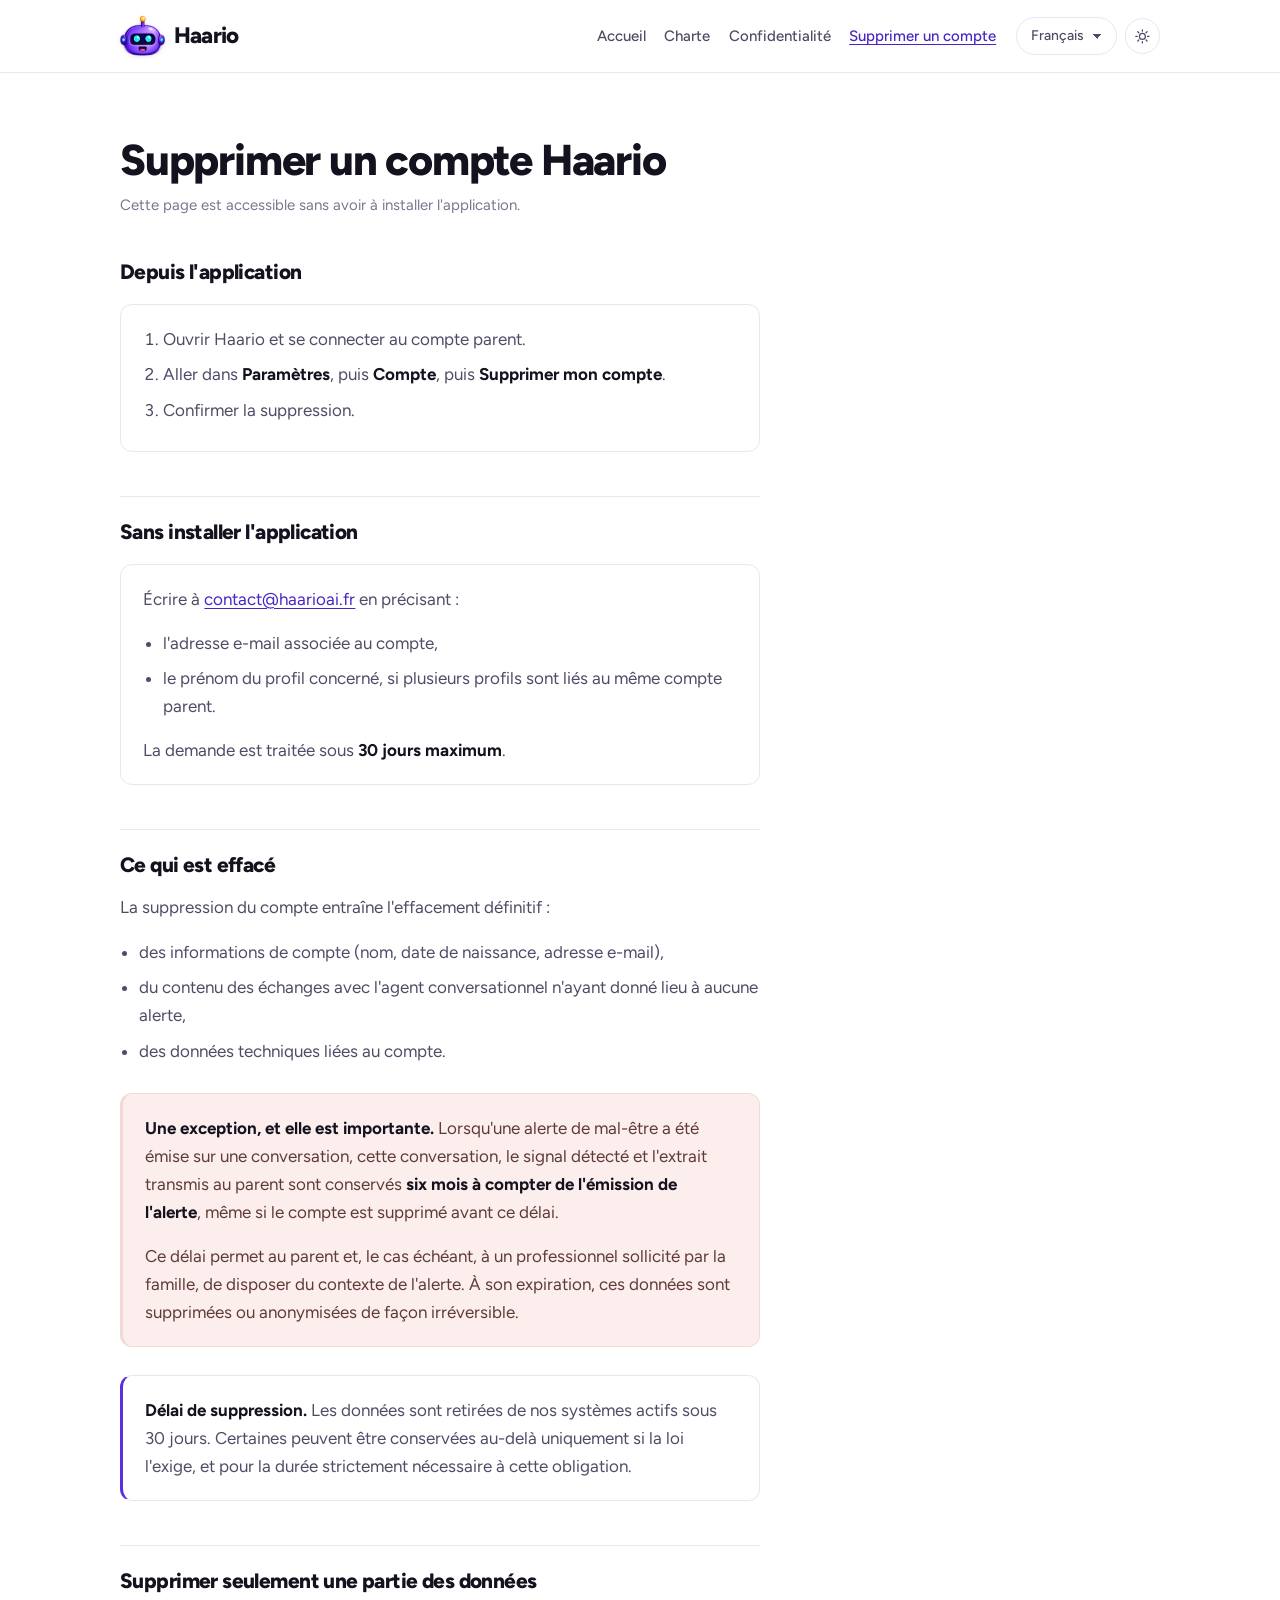
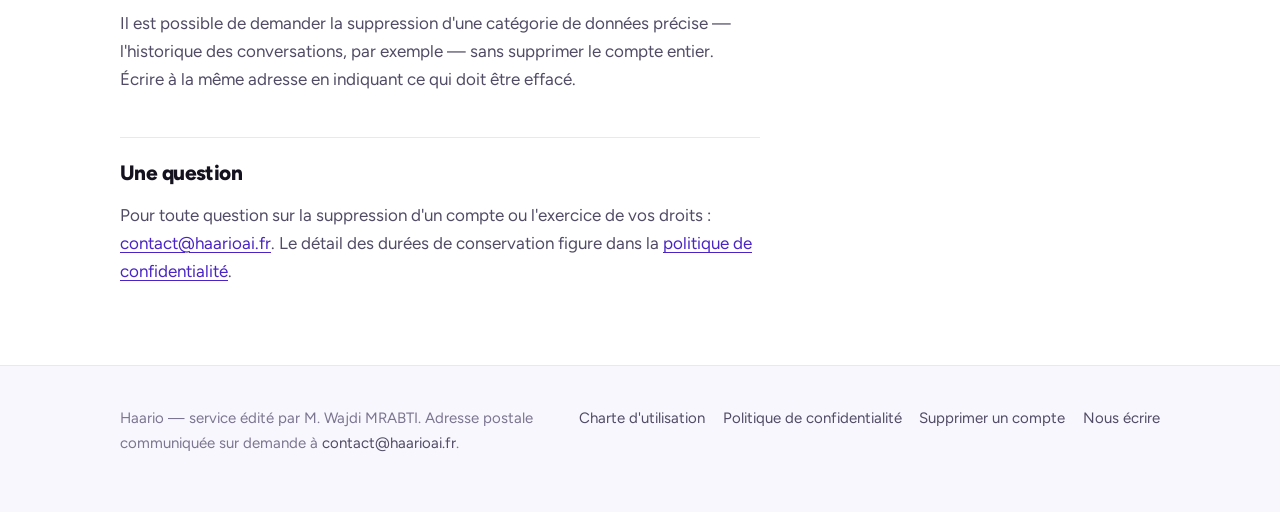
<file: suppression-de-compte/index.html>
<!DOCTYPE html>
<html lang="fr" dir="ltr">
<head>
<meta charset="UTF-8">
<meta name="viewport" content="width=device-width, initial-scale=1">
<meta name="theme-color" content="#FFFFFF" media="(prefers-color-scheme: light)">
<meta name="theme-color" content="#08060F" media="(prefers-color-scheme: dark)">
<title>Supprimer un compte — Haario</title>
<meta name="description" content="Comment supprimer un compte Haario, depuis l'application ou sans l'installer, et quelles données sont effacées.">
<link rel="icon" href="/images/haario-tete-icone-64.png" sizes="64x64" type="image/png">
<link rel="icon" href="/images/haario-tete-icone-192.png" sizes="192x192" type="image/png">
<link rel="apple-touch-icon" href="/images/haario-tete-icone-180.png">
<link rel="preconnect" href="https://fonts.googleapis.com">
<link rel="preconnect" href="https://fonts.gstatic.com" crossorigin>
<link href="https://fonts.googleapis.com/css2?family=Figtree:wght@400;500;600;700;800;900&family=Noto+Naskh+Arabic:wght@400;700&display=swap" rel="stylesheet">
<style>
/* Haario — feuille de style du site vitrine
   Thèmes clair / sombre, et sens de lecture LTR / RTL.

   ⚠️ Ce fichier est INTÉGRÉ dans chaque page : gen.py l'injecte dans les deux
      pages générées, index.html et suppression-de-compte/index.html le
      portent en dur. Toute modification ici doit être réinjectée.

   ⚠️ Propriétés logiques uniquement (padding-inline, inset-inline-start…) :
      l'arabe bascule la page en dir="rtl" et le miroir doit tenir. */

/* ══════════════════════════════════════════════════════════════════════
   1. Jetons
   ══════════════════════════════════════════════════════════════════════ */

:root {
  /* encres */
  --encre:      #15121F;
  --encre-2:    #514B66;
  --encre-3:    #7C7591;

  /* fonds */
  --fond:       #FFFFFF;
  --fond-2:     #F8F7FD;
  --carte:      #FFFFFF;
  --carte-bord: #E9E5F4;
  --trait:      #EAE6F3;

  /* les trois rôles portent chacun leur teinte, comme dans les maquettes */
  --violet:      #5B2FE0;
  --violet-vif:  #6D3FF0;
  --violet-sur:  #4A24C4;
  --violet-doux: #F1ECFE;
  --bleu:        #1F6BEB;
  --bleu-sur:    #1655C4;
  --bleu-doux:   #E8F0FE;
  --orange:      #E2661A;
  --orange-sur:  #BF5312;
  --orange-doux: #FDF0E6;

  /* urgence */
  --alerte:      #B23A34;
  --alerte-pale: #FCEEEC;
  --alerte-bord: #F2D9D5;
  --alerte-texte:#5E3B38;

  /* profondeur */
  /* Le bouton garde le violet profond de la marque dans les DEUX thèmes :
     sur le violet clair du mode sombre, du texte blanc tomberait sous le
     seuil de contraste. Ces deux jetons ne sont donc pas redéfinis plus bas. */
  --cta-a: #6D3FF0;
  --cta-b: #5B2FE0;
  --cta-encre: #FFFFFF;
  --ombre-cta: 0 10px 26px -12px rgba(91,47,224,.7);
  /* la pastille « en ligne » de l'apercu */
  --vert-ligne: #1F9D6E;
  /* le robot de l'en-tete est dessine sur fond clair : une ombre tres legere
     en mode clair, un halo en mode sombre */
  --filtre-marque: drop-shadow(0 1px 2px rgba(21,18,31,.12));

  --ombre:       0 1px 2px rgba(21,18,31,.05), 0 8px 24px -12px rgba(21,18,31,.10);
  --ombre-carte: 0 1px 2px rgba(21,18,31,.04), 0 12px 32px -16px rgba(91,47,224,.18);
  --halo:        rgba(91,47,224,.18);
  --lueur-hero:  radial-gradient(60% 55% at 50% 45%, rgba(109,63,240,.10), transparent 70%);

  --mesure: 34rem;
  --large:  68rem;
  --r:      18px;
  --r-s:    12px;

  color-scheme: light;
}

/* Le sombre s'applique soit par choix explicite, soit par réglage système
   tant que l'utilisateur n'a pas choisi le clair.
   ⚠️ Les deux thèmes sont tenus au même niveau de finition : le site démarre
      sur le réglage système, donc la moitié des visiteurs verra le clair. */
:root[data-theme="sombre"] {
  --encre:      #F3F0FB;
  --encre-2:    #ABA2C6;
  --encre-3:    #857CA1;

  --fond:       #08060F;
  --fond-2:     #0D0A1A;
  --carte:      #130E24;
  --carte-bord: #251C42;
  --trait:      #221A3C;

  --violet:      #A78BFA;
  --violet-vif:  #8B5CF6;
  --violet-sur:  #C4B0FD;
  --violet-doux: #1B1235;
  --bleu:        #5AA9FF;
  --bleu-sur:    #8CC4FF;
  --bleu-doux:   #0E1A33;
  --orange:      #FF9B57;
  --orange-sur:  #FFB585;
  --orange-doux: #2A1608;

  --alerte:      #F0938B;
  --alerte-pale: #2A1B1A;
  --alerte-bord: #452B29;
  --alerte-texte:#E8BDB8;

  --ombre:       none;
  --ombre-carte: 0 0 0 1px rgba(167,139,250,.06), 0 18px 40px -24px rgba(139,92,246,.45);
  --halo:        rgba(139,92,246,.30);
  --lueur-hero:  radial-gradient(58% 52% at 50% 45%, rgba(139,92,246,.30), transparent 72%);
  --vert-ligne:  #34D399;
  --filtre-marque: drop-shadow(0 0 8px rgba(139,92,246,.30));

  color-scheme: dark;
}

@media (prefers-color-scheme: dark) {
  :root:not([data-theme="clair"]):not([data-theme="sombre"]) {
    --encre:      #F3F0FB;
    --encre-2:    #ABA2C6;
    --encre-3:    #857CA1;

    --fond:       #08060F;
    --fond-2:     #0D0A1A;
    --carte:      #130E24;
    --carte-bord: #251C42;
    --trait:      #221A3C;

    --violet:      #A78BFA;
    --violet-vif:  #8B5CF6;
    --violet-sur:  #C4B0FD;
    --violet-doux: #1B1235;
    --bleu:        #5AA9FF;
    --bleu-sur:    #8CC4FF;
    --bleu-doux:   #0E1A33;
    --orange:      #FF9B57;
    --orange-sur:  #FFB585;
    --orange-doux: #2A1608;

    --alerte:      #F0938B;
    --alerte-pale: #2A1B1A;
    --alerte-bord: #452B29;
    --alerte-texte:#E8BDB8;

    --ombre:       none;
    --ombre-carte: 0 0 0 1px rgba(167,139,250,.06), 0 18px 40px -24px rgba(139,92,246,.45);
    --halo:        rgba(139,92,246,.30);
    --lueur-hero:  radial-gradient(58% 52% at 50% 45%, rgba(139,92,246,.30), transparent 72%);
    --vert-ligne:  #34D399;
    --filtre-marque: drop-shadow(0 0 8px rgba(139,92,246,.30));

    color-scheme: dark;
  }
}

/* ══════════════════════════════════════════════════════════════════════
   2. Base
   ══════════════════════════════════════════════════════════════════════ */

*, *::before, *::after { box-sizing: border-box; }
html { -webkit-text-size-adjust: 100%; scroll-behavior: smooth; }
@media (prefers-reduced-motion: reduce) { html { scroll-behavior: auto; } }

body {
  margin: 0;
  background: var(--fond);
  color: var(--encre);
  font-family: "Figtree", system-ui, -apple-system, "Segoe UI", sans-serif;
  font-size: 1.0625rem;
  line-height: 1.65;
  font-synthesis-weight: none;
  -webkit-font-smoothing: antialiased;
  transition: background-color .2s ease, color .2s ease;
}

/* L'arabe a besoin d'une famille qui le dessine correctement et d'un
   interlignage un peu plus généreux : les diacritiques manquent d'air. */
html[lang="ar"] body {
  font-family: "Noto Naskh Arabic", "Segoe UI", Tahoma, sans-serif;
  line-height: 1.95;
}
html[lang="ar"] h1, html[lang="ar"] h2, html[lang="ar"] h3, html[lang="ar"] .marque {
  font-family: "Noto Naskh Arabic", Georgia, serif;
  letter-spacing: 0;
  line-height: 1.55;
  font-weight: 700;
}

/* Titrage sans-serif lourd, comme les maquettes. */
h1, h2, h3 {
  font-weight: 800;
  line-height: 1.1;
  letter-spacing: -0.028em;
  color: var(--encre);
  text-wrap: balance;
  margin-block: 0;
}

p { margin-block: 0; }

a { color: var(--violet-sur); text-underline-offset: 3px; text-decoration-thickness: 1px; }
a:hover { color: var(--encre); }

:focus-visible { outline: 2.5px solid var(--violet-vif); outline-offset: 3px; border-radius: 6px; }

img { max-width: 100%; }

/* ══════════════════════════════════════════════════════════════════════
   3. Ossature
   ══════════════════════════════════════════════════════════════════════ */

.enveloppe { width: 100%; max-width: var(--large); margin-inline: auto; padding-inline: 1.5rem; }
.colonne { max-width: var(--mesure); }

.saut-contenu {
  position: absolute; inset-inline-start: -9999px;
  background: var(--carte); color: var(--encre);
  padding: .75rem 1rem; border-radius: var(--r-s);
}
.saut-contenu:focus { inset-inline-start: 1rem; top: 1rem; z-index: 50; }

/* ══════════════════════════════════════════════════════════════════════
   4. En-tête
   ══════════════════════════════════════════════════════════════════════ */

.tete {
  padding-block: 1rem;
  border-bottom: 1px solid var(--trait);
  background: var(--fond);
}
.tete .enveloppe { display: flex; align-items: center; justify-content: space-between; gap: 1rem; flex-wrap: wrap; }

.marque {
  font-weight: 800; font-size: 1.4rem; letter-spacing: -0.03em;
  color: var(--encre); text-decoration: none;
  display: inline-flex; align-items: center; gap: .55rem;
}
.marque img {
  /* Le fichier est recadré au ras du dessin : la hauteur déclarée ici est
     celle du robot réellement visible, pas celle d'une boîte à moitié vide. */
  height: 2.5rem; width: auto;
  display: block; flex: none;
  filter: var(--filtre-marque);
}

.barre { display: flex; align-items: center; gap: 1.25rem; flex-wrap: wrap; }
.nav { display: flex; gap: 1.15rem; font-size: .9375rem; flex-wrap: wrap; font-weight: 500; }
.nav a { color: var(--encre-2); text-decoration: none; }
.nav a:hover, .nav a[aria-current="page"] { color: var(--violet-sur); text-decoration: underline; }

/* Sur petit écran l'en-tête empilait trois blocs. En grille, la marque et les
   réglages partagent la première ligne, la navigation prend la seconde.
   `display: contents` fait remonter .nav et .reglages dans cette grille ;
   .barre n'a aucune sémantique propre, rien ne se perd.
   Les réglages restent visibles : ce sont des réglages, pas du décor. */
@media (max-width: 40rem) {
  .tete .enveloppe {
    display: grid;
    grid-template-columns: auto auto;
    align-items: center;
    row-gap: .7rem; column-gap: 1rem;
  }
  .barre { display: contents; }
  .marque   { grid-column: 1; grid-row: 1; }
  .reglages { grid-column: 2; grid-row: 1; justify-self: end; }
  .nav      { grid-column: 1 / -1; grid-row: 2; gap: .3rem 1rem; font-size: .875rem; }
}

/* ---------- réglages : langue et thème ---------- */

.reglages { display: flex; align-items: center; gap: .5rem; }

.choix-langue {
  font: inherit; font-size: .875rem; font-weight: 500;
  color: var(--encre-2); background: var(--carte);
  border: 1px solid var(--carte-bord); border-radius: 999px;
  padding: .4rem 2rem .4rem .85rem;
  appearance: none; cursor: pointer;
  background-image: linear-gradient(45deg, transparent 50%, currentColor 50%),
                    linear-gradient(135deg, currentColor 50%, transparent 50%);
  background-position: right 1.1rem center, right .85rem center;
  background-size: .3rem .3rem, .3rem .3rem;
  background-repeat: no-repeat;
}
[dir="rtl"] .choix-langue {
  padding: .4rem .85rem .4rem 2rem;
  background-position: left 0.85rem center, left 1.1rem center;
}
.choix-langue:hover { color: var(--encre); border-color: var(--violet); }

.bouton-theme {
  width: 2.2rem; height: 2.2rem;
  display: grid; place-items: center;
  background: var(--carte); color: var(--encre-2);
  border: 1px solid var(--carte-bord); border-radius: 999px;
  cursor: pointer; padding: 0;
}
.bouton-theme:hover { color: var(--violet-sur); border-color: var(--violet); }
.bouton-theme svg { width: 1.05rem; height: 1.05rem; display: block; }
.bouton-theme .lune { display: none; }
:root[data-theme="sombre"] .bouton-theme .lune { display: block; }
:root[data-theme="sombre"] .bouton-theme .soleil { display: none; }
@media (prefers-color-scheme: dark) {
  :root:not([data-theme="clair"]):not([data-theme="sombre"]) .bouton-theme .lune { display: block; }
  :root:not([data-theme="clair"]):not([data-theme="sombre"]) .bouton-theme .soleil { display: none; }
}

/* ══════════════════════════════════════════════════════════════════════
   5. Composants partagés
   ══════════════════════════════════════════════════════════════════════ */

/* pastille d'accroche */
.pastille {
  display: inline-flex; align-items: center; gap: .5rem;
  padding: .45rem 1rem;
  border: 1px solid var(--carte-bord); border-radius: 999px;
  background: var(--carte);
  font-size: .875rem; font-weight: 600; color: var(--violet-sur);
  box-shadow: var(--ombre);
}
.pastille svg { width: .95rem; height: .95rem; flex: none; }

/* appel à l'action — un seul, et il aboutit */
.cta {
  display: inline-flex; align-items: center; gap: .6rem;
  padding: .85rem 1.5rem;
  border-radius: 999px;
  background: linear-gradient(135deg, var(--cta-a), var(--cta-b));
  color: var(--cta-encre); text-decoration: none;
  font-weight: 700; font-size: 1rem;
  box-shadow: var(--ombre-cta);
  border: 1px solid transparent;
}
.cta:hover { color: var(--cta-encre); filter: brightness(1.08); }
.cta svg { width: 1.05rem; height: 1.05rem; flex: none; }
/* La flèche pointe vers la fin de ligne : en RTL elle se retourne. */
[dir="rtl"] .cta svg.fleche { transform: scaleX(-1); }

.sous-cta { font-size: .9375rem; color: var(--encre-3); margin-top: .9rem; max-width: 44ch; }

/* titres de section */
.section { padding-block: clamp(3rem, 7vw, 5rem); }
.section--fond { background: var(--fond-2); }
.titre-section {
  font-size: clamp(1.55rem, 3.4vw, 2.3rem);
  margin: 0 0 .7rem; max-width: 24ch;
}
.section--centre .titre-section { max-width: 30ch; margin-inline: auto; text-align: center; }
.intro-section { color: var(--encre-2); max-width: 52ch; margin: 0 0 2rem; }
.section--centre .intro-section { margin-inline: auto; text-align: center; }

/* ══════════════════════════════════════════════════════════════════════
   6. Hero
   ══════════════════════════════════════════════════════════════════════ */

.hero { position: relative; padding-block: clamp(2.5rem, 6vw, 4.5rem) clamp(2rem, 5vw, 3.5rem); }
.hero::before {
  content: ""; position: absolute; inset: 0;
  background: var(--lueur-hero);
  pointer-events: none;
}
.hero .enveloppe { position: relative; display: grid; gap: 2rem; align-items: center; }
@media (min-width: 58rem) {
  .hero .enveloppe { grid-template-columns: minmax(0, 1fr) minmax(0, .92fr); gap: 3rem; }
}

.hero h1 {
  font-size: clamp(2.3rem, 6.2vw, 3.9rem);
  font-weight: 900;
  margin: 1.25rem 0 1.25rem;
  max-width: 15ch;
}
/* Deux couleurs dans le titre, comme les maquettes. La classe existait déjà
   sur « allié » : elle passe du surlignage à la couleur de marque. */
.hero .souligne { color: var(--violet-vif); }

.hero p { font-size: clamp(1.0625rem, 2vw, 1.2rem); color: var(--encre-2); max-width: 46ch; margin: 0 0 1.1rem; }

.hero-visuel { justify-self: center; position: relative; }
.hero-visuel img { display: block; width: 100%; max-width: 34rem; height: auto; }

/* Un mouvement lent et de faible amplitude : il rend la mascotte vivante
   sans attirer l'œil pendant la lecture. */
@media (prefers-reduced-motion: no-preference) {
  .hero-visuel img {
    opacity: 0;
    animation: monte .9s cubic-bezier(.22,.7,.3,1) .35s forwards,
               flotte 7s ease-in-out 1.4s infinite;
  }
  .hero .pastille, .hero h1, .hero p, .hero .cta-bloc {
    opacity: 0; animation: monte .7s cubic-bezier(.22,.7,.3,1) forwards;
  }
  .hero h1 { animation-delay: .06s; }
  .hero p { animation-delay: .12s; }
  .hero .cta-bloc { animation-delay: .18s; }
}
@keyframes flotte {
  0%, 100% { transform: translateY(0); }
  50%      { transform: translateY(-.55rem); }
}
@keyframes monte { to { opacity: 1; transform: none; } }

/* ══════════════════════════════════════════════════════════════════════
   7. Bandeau de réassurance
   ══════════════════════════════════════════════════════════════════════ */

.reassurance { padding-bottom: clamp(2rem, 5vw, 3rem); }
.reassurance ul {
  list-style: none; margin: 0; padding: 1.4rem 1.5rem;
  display: grid; gap: 1.25rem;
  background: var(--carte); border: 1px solid var(--carte-bord);
  border-radius: var(--r); box-shadow: var(--ombre-carte);
}
@media (min-width: 46rem) {
  .reassurance ul { grid-template-columns: repeat(3, 1fr); gap: 0; }
  .reassurance li + li { border-inline-start: 1px solid var(--trait); padding-inline-start: 1.5rem; }
  .reassurance li { padding-inline-end: 1.5rem; }
}
.reassurance li { display: flex; align-items: flex-start; gap: .9rem; }
.reassurance .jeton {
  flex: none; width: 2.6rem; height: 2.6rem;
  display: grid; place-items: center;
  border-radius: 999px;
  background: var(--violet-doux); color: var(--violet-vif);
}
.reassurance .jeton svg { width: 1.3rem; height: 1.3rem; display: block; }
.reassurance b { display: block; font-weight: 700; font-size: .9375rem; color: var(--encre); }
.reassurance span { display: block; font-size: .875rem; color: var(--encre-2); line-height: 1.5; }

/* ══════════════════════════════════════════════════════════════════════
   8. Les trois rôles
   ══════════════════════════════════════════════════════════════════════ */

.trois { display: grid; gap: 1.25rem; grid-template-columns: 1fr; }
@media (min-width: 46rem) { .trois { grid-template-columns: repeat(3, 1fr); gap: 1.5rem; } }

.pan {
  background: var(--carte);
  border: 1px solid var(--carte-bord);
  border-radius: var(--r);
  padding: 1.7rem 1.6rem;
  box-shadow: var(--ombre-carte);
  position: relative; overflow: hidden;
}
/* Chaque rôle porte sa teinte : le dégradé descend du haut de la carte. */
.pan::before {
  content: ""; position: absolute; inset: 0; pointer-events: none;
  background: linear-gradient(180deg, var(--teinte-doux), transparent 55%);
}
.pan > * { position: relative; }
.pan--comprendre { --teinte: var(--violet); --teinte-sur: var(--violet-sur); --teinte-doux: var(--violet-doux); }
.pan--avancer    { --teinte: var(--bleu);   --teinte-sur: var(--bleu-sur);   --teinte-doux: var(--bleu-doux); }
.pan--parler     { --teinte: var(--orange); --teinte-sur: var(--orange-sur); --teinte-doux: var(--orange-doux); }

.pan .icone {
  width: 3.5rem; height: 3.5rem; margin-bottom: 1.1rem; display: block;
  color: var(--teinte);
}
.pan .icone svg { width: 100%; height: 100%; display: block; }
:root[data-theme="sombre"] .pan .icone { filter: drop-shadow(0 0 10px color-mix(in srgb, var(--teinte) 45%, transparent)); }
@media (prefers-color-scheme: dark) {
  :root:not([data-theme="clair"]):not([data-theme="sombre"]) .pan .icone {
    filter: drop-shadow(0 0 10px color-mix(in srgb, var(--teinte) 45%, transparent));
  }
}
.pan h3 { font-size: 1.3rem; margin: 0 0 .3rem; color: var(--teinte-sur); font-weight: 800; }
.pan-sous { font-size: .875rem; font-weight: 600; color: var(--encre-3); margin: 0 0 .7rem; }
.pan p { margin: 0; font-size: .9875rem; color: var(--encre-2); }

/* la liste des capacités réelles, sous les cartes */
.fil { margin-top: 1.75rem; padding-top: 1.75rem; border-top: 1px solid var(--trait); }
.fil ul { margin: 0; padding: 0; list-style: none; display: grid; gap: .6rem; }
@media (min-width: 46rem) { .fil ul { grid-template-columns: 1fr 1fr; gap: .6rem 2rem; } }
.fil li { position: relative; padding-inline-start: 1.5rem; color: var(--encre-2); font-size: .9375rem; }
.fil li::before {
  content: ""; position: absolute; inset-inline-start: .3rem; top: .62em;
  width: .4rem; height: .4rem; border-radius: 50%; background: var(--violet-vif);
}

/* ══════════════════════════════════════════════════════════════════════
   9. Aperçu de conversation
   ══════════════════════════════════════════════════════════════════════ */

/* ⚠️ L'échange reste anodin. Mettre en vitrine un ado qui va mal serait
   indécent, et donnerait de Haario l'image d'un produit qui se nourrit du
   malheur. */
.apercu {
  background: var(--carte); border: 1px solid var(--carte-bord);
  border-radius: var(--r); box-shadow: var(--ombre-carte);
  padding: 1.1rem 1.1rem 1.3rem;
  max-width: 27rem; margin-inline: auto;
}
.apercu-tete {
  display: flex; align-items: center; gap: .7rem;
  padding-bottom: .9rem; margin-bottom: 1rem;
  border-bottom: 1px solid var(--trait);
}
.apercu-tete img { width: 2.2rem; height: auto; flex: none; display: block; }
.apercu-tete b { font-size: .9375rem; font-weight: 700; display: block; color: var(--encre); }
.apercu-tete span { font-size: .8125rem; color: var(--encre-3); display: flex; align-items: center; gap: .35rem; }
.apercu-tete span::before {
  content: ""; width: .45rem; height: .45rem; border-radius: 50%;
  background: var(--vert-ligne); flex: none;
}
.bulles { display: grid; gap: .7rem; }
.bulle { max-width: 88%; padding: .7rem .95rem; border-radius: 16px; font-size: .9375rem; line-height: 1.5; }
/* Même violet profond que le bouton, et pour la même raison : en mode
   sombre, --violet-vif s'éclaircit et le texte blanc devient illisible. */
.bulle--ado {
  justify-self: end;
  background: linear-gradient(135deg, var(--cta-a), var(--cta-b));
  color: var(--cta-encre);
  border-end-end-radius: 5px;
}
.bulle--haario {
  justify-self: start;
  background: var(--fond-2); color: var(--encre);
  border: 1px solid var(--trait);
  border-end-start-radius: 5px;
}
.apercu-note { margin-top: 1.1rem; font-size: .8125rem; color: var(--encre-3); text-align: center; }

/* ══════════════════════════════════════════════════════════════════════
   10. Ce que Haario est / n'est pas
   ══════════════════════════════════════════════════════════════════════ */

.deux-versants { display: grid; gap: 1.25rem; grid-template-columns: 1fr; }
@media (min-width: 46rem) { .deux-versants { grid-template-columns: 1fr 1fr; gap: 1.5rem; } }

.versant {
  background: var(--carte); border: 1px solid var(--carte-bord);
  border-radius: var(--r); padding: 1.7rem 1.6rem; box-shadow: var(--ombre-carte);
}
.versant h3 { font-size: 1.2rem; margin: 0 0 1.1rem; }
.versant ul { margin: 0; padding: 0; list-style: none; }
.versant li { position: relative; padding-inline-start: 1.9rem; margin-bottom: .8rem; color: var(--encre-2); font-size: .9875rem; }
.versant li:last-child { margin-bottom: 0; }
.versant li::before {
  position: absolute; inset-inline-start: 0; top: .15em;
  width: 1.3rem; height: 1.3rem; border-radius: 999px;
  display: grid; place-items: center;
  font-weight: 800; font-size: .8rem; line-height: 1;
}
.versant--non { border-color: var(--alerte-bord); }
.versant--non h3 { color: var(--alerte); }
.versant--non li::before { content: "\2013"; color: var(--alerte); background: var(--alerte-pale); }
.versant--oui h3 { color: var(--violet-sur); }
.versant--oui li::before { content: "+"; color: var(--violet-sur); background: var(--violet-doux); }

/* ══════════════════════════════════════════════════════════════════════
   11. Filet de sécurité, données
   ══════════════════════════════════════════════════════════════════════ */

/* Pas de regle sur `.section p` : a (0,1,1) elle battait les composants
   nommes par une seule classe (.bulle--ado, .pan-sous, .intro-section,
   .apercu-note) et leur imposait sa couleur. La couleur de lecture est
   portee par .prose, qui l'herite a ses paragraphes. */
.prose { max-width: 54ch; display: grid; gap: 1.1rem; color: var(--encre-2); }

/* ══════════════════════════════════════════════════════════════════════
   12. Urgence
   ══════════════════════════════════════════════════════════════════════ */

/* ⚠️ Cette section reste sur la page d'accueil. C'est un point produit, pas
   un choix de mise en page. */
.urgence {
  background: var(--alerte-pale);
  border: 1px solid var(--alerte-bord);
  border-radius: var(--r);
  padding: 1.9rem 1.7rem;
}
.urgence h2 { font-size: 1.35rem; margin: 0 0 .75rem; color: var(--alerte); }
.urgence p { margin: 0 0 1.2rem; color: var(--alerte-texte); max-width: 60ch; }
.numeros { display: flex; flex-wrap: wrap; gap: .6rem; margin: 0; padding: 0; list-style: none; }
.numeros li {
  background: var(--carte); border: 1px solid var(--alerte-bord);
  border-radius: 999px; padding: .5rem 1.1rem;
  font-size: .9375rem; color: var(--encre-2);
}
.numeros strong { color: var(--encre); font-weight: 800; }

/* ══════════════════════════════════════════════════════════════════════
   13. Pages de contenu
   ══════════════════════════════════════════════════════════════════════ */

/* ⚠️ Le corps juridique reste lisible avant d'être beau : fond sobre,
   contraste élevé, mesure courte. Pas de néon derrière du texte de loi. */
.doc { padding-block: clamp(2.5rem, 6vw, 4rem) 4rem; background: var(--fond); }
.doc .colonne { max-width: 40rem; }
.doc h1 { font-size: clamp(1.9rem, 5vw, 2.7rem); margin: 0 0 .5rem; }
.doc .maj { color: var(--encre-3); font-size: .9375rem; margin: 0 0 2.5rem; }
.doc h2 { font-size: 1.3rem; margin: 2.75rem 0 .85rem; padding-top: 1.5rem; border-top: 1px solid var(--trait); }
.doc h2:first-of-type { border-top: none; padding-top: 0; }
.doc h3 { font-size: 1.05rem; margin: 1.75rem 0 .5rem; }
.doc p, .doc li { color: var(--encre-2); }
.doc p { margin-block: 1rem; }
.doc ul, .doc ol { padding-inline-start: 1.2rem; }
.doc li { margin-bottom: .45rem; }
.doc strong { color: var(--encre); font-weight: 700; }
.doc em { color: var(--encre-3); }

.doc blockquote { margin: 1.5rem 0; padding-inline-start: 1.15rem; border-inline-start: 3px solid var(--violet); }
.doc blockquote p { font-size: .9375rem; }

.tableau { overflow-x: auto; margin: 1.5rem 0; }
.doc table {
  border-collapse: collapse; width: 100%; font-size: .9375rem;
  background: var(--carte); border: 1px solid var(--carte-bord);
  border-radius: var(--r-s); overflow: hidden;
}
.doc th, .doc td { text-align: start; padding: .7rem .85rem; border-bottom: 1px solid var(--trait); vertical-align: top; }
.doc th { background: var(--violet-doux); font-weight: 700; font-size: .8125rem; color: var(--encre); }
.doc tr:last-child td { border-bottom: none; }

.encart {
  background: var(--carte); border: 1px solid var(--carte-bord);
  border-inline-start: 3px solid var(--violet); border-radius: var(--r-s);
  padding: 1.25rem 1.4rem; margin: 1.75rem 0;
}
.encart p:first-child { margin-top: 0; }
.encart p:last-child { margin-bottom: 0; }
.encart--attention { border-inline-start-color: var(--alerte); background: var(--alerte-pale); border-color: var(--alerte-bord); }
.encart--attention p { color: var(--alerte-texte); }

.etape-mode {
  background: var(--carte); border: 1px solid var(--carte-bord);
  border-radius: var(--r-s); padding: 1.25rem 1.4rem; margin: 1.25rem 0;
}
.etape-mode ol, .etape-mode ul { margin: 0; }
.etape-mode p:first-child { margin-top: 0; }
.etape-mode p:last-child { margin-bottom: 0; }

/* Bandeau des pages juridiques : la version française fait foi. */
.bandeau-langue {
  background: var(--violet-doux); border: 1px solid var(--carte-bord);
  border-radius: var(--r-s); padding: .9rem 1.15rem; margin: 0 0 2rem;
  font-size: .9rem; color: var(--encre-2);
}

/* ══════════════════════════════════════════════════════════════════════
   14. Pied
   ══════════════════════════════════════════════════════════════════════ */

.pied {
  border-top: 1px solid var(--trait); background: var(--fond-2);
  padding-block: 2.5rem 3.5rem; font-size: .9375rem; color: var(--encre-3);
}
.pied .enveloppe { display: grid; gap: 1.75rem; }
@media (min-width: 46rem) { .pied .enveloppe { grid-template-columns: 1fr auto; align-items: start; } }
.pied nav { display: flex; flex-wrap: wrap; gap: 1.1rem; }
.pied a { color: var(--encre-2); text-decoration: none; }
.pied a:hover { color: var(--violet-sur); text-decoration: underline; }
.pied .mentions { max-width: 42ch; margin: 0; }

</style>
<script>
(function () {
  try {
    var d = document.documentElement;
    var t = localStorage.getItem('haario-theme');
    if (t) d.setAttribute('data-theme', t);
    var l = localStorage.getItem('haario-langue');
    if (l) { d.lang = l; d.dir = (l === 'ar' ? 'rtl' : 'ltr'); }
  } catch (e) {}
})();
</script>
</head>
<body>

<a class="saut-contenu" href="#contenu" data-i18n="saut">Aller au contenu</a>

<header class="tete">
  <div class="enveloppe">
    <a class="marque" href="/"><img src="/images/haario-tete-marque.png" alt="" width="135" height="120" decoding="async"><span>Haario</span></a>
    <div class="barre">
      <nav class="nav" aria-label="Principale">
        <a href="/" data-i18n="nav.accueil">Accueil</a>
        <a href="/charte" data-i18n="nav.charte">Charte</a>
        <a href="/confidentialite" data-i18n="nav.conf">Confidentialité</a>
        <a href="/suppression-de-compte" aria-current="page" data-i18n="nav.supp">Supprimer un compte</a>
      </nav>
      <div class="reglages">
        <select class="choix-langue" id="langue" data-i18n-aria="a11y.langue" aria-label="Choisir la langue">
          <option value="fr">Français</option>
          <option value="en">English</option>
          <option value="es">Español</option>
          <option value="ar">العربية</option>
        </select>
        <button class="bouton-theme" id="theme" type="button" data-i18n-aria="a11y.theme" aria-label="Changer de thème">
          <svg class="soleil" viewBox="0 0 24 24" fill="none" stroke="currentColor" stroke-width="1.8" stroke-linecap="round" aria-hidden="true"><circle cx="12" cy="12" r="4.2"/><path d="M12 2.6v2M12 19.4v2M2.6 12h2M19.4 12h2M5.4 5.4l1.4 1.4M17.2 17.2l1.4 1.4M18.6 5.4l-1.4 1.4M6.8 17.2l-1.4 1.4"/></svg>
          <svg class="lune" viewBox="0 0 24 24" fill="none" stroke="currentColor" stroke-width="1.8" stroke-linecap="round" stroke-linejoin="round" aria-hidden="true"><path d="M20 14.5A8.2 8.2 0 0 1 9.5 4a8.3 8.3 0 1 0 10.5 10.5z"/></svg>
        </button>
      </div>
    </div>
  </div>
</header>

<main id="contenu" class="doc" lang="fr" dir="ltr">
  <div class="enveloppe">
    <div class="colonne">

      <h1>Supprimer un compte Haario</h1>
      <p class="maj">Cette page est accessible sans avoir à installer l'application.</p>
      <p class="bandeau-langue" id="bandeau-langue" data-i18n="bandeau" hidden>Ce document est publié en français, et la version française fait foi.</p>

      <h2>Depuis l'application</h2>
      <div class="etape-mode">
        <ol>
          <li>Ouvrir Haario et se connecter au compte parent.</li>
          <li>Aller dans <strong>Paramètres</strong>, puis <strong>Compte</strong>, puis <strong>Supprimer mon compte</strong>.</li>
          <li>Confirmer la suppression.</li>
        </ol>
      </div>

      <h2>Sans installer l'application</h2>
      <div class="etape-mode">
        <p>Écrire à <a href="mailto:contact@haarioai.fr">contact@haarioai.fr</a> en précisant :</p>
        <ul>
          <li>l'adresse e-mail associée au compte,</li>
          <li>le prénom du profil concerné, si plusieurs profils sont liés au même compte parent.</li>
        </ul>
        <p>La demande est traitée sous <strong>30 jours maximum</strong>.</p>
      </div>

      <h2>Ce qui est effacé</h2>
      <p>La suppression du compte entraîne l'effacement définitif :</p>
      <ul>
        <li>des informations de compte (nom, date de naissance, adresse e-mail),</li>
        <li>du contenu des échanges avec l'agent conversationnel n'ayant donné lieu à aucune alerte,</li>
        <li>des données techniques liées au compte.</li>
      </ul>

      <div class="encart encart--attention">
        <p><strong>Une exception, et elle est importante.</strong> Lorsqu'une alerte de mal-être a été émise sur une conversation, cette conversation, le signal détecté et l'extrait transmis au parent sont conservés <strong>six mois à compter de l'émission de l'alerte</strong>, même si le compte est supprimé avant ce délai.</p>
        <p>Ce délai permet au parent et, le cas échéant, à un professionnel sollicité par la famille, de disposer du contexte de l'alerte. À son expiration, ces données sont supprimées ou anonymisées de façon irréversible.</p>
      </div>

      <div class="encart">
        <p><strong>Délai de suppression.</strong> Les données sont retirées de nos systèmes actifs sous 30 jours. Certaines peuvent être conservées au-delà uniquement si la loi l'exige, et pour la durée strictement nécessaire à cette obligation.</p>
      </div>

      <h2>Supprimer seulement une partie des données</h2>
      <p>Il est possible de demander la suppression d'une catégorie de données précise — l'historique des conversations, par exemple — sans supprimer le compte entier. Écrire à la même adresse en indiquant ce qui doit être effacé.</p>

      <h2>Une question</h2>
      <p>Pour toute question sur la suppression d'un compte ou l'exercice de vos droits : <a href="mailto:contact@haarioai.fr">contact@haarioai.fr</a>. Le détail des durées de conservation figure dans la <a href="/confidentialite">politique de confidentialité</a>.</p>

    </div>
  </div>
</main>

<footer class="pied">
  <div class="enveloppe">
    <p class="mentions" data-i18n="pied.mentions">Haario — service édité par M. Wajdi MRABTI. Adresse postale communiquée sur demande à <a href="mailto:contact@haarioai.fr">contact@haarioai.fr</a>.</p>
    <nav aria-label="Documents">
      <a href="/charte" data-i18n="pied.charte">Charte d'utilisation</a>
      <a href="/confidentialite" data-i18n="pied.conf">Politique de confidentialité</a>
      <a href="/suppression-de-compte" data-i18n="pied.supp">Supprimer un compte</a>
      <a href="mailto:contact@haarioai.fr" data-i18n="pied.contact">Nous écrire</a>
    </nav>
  </div>
</footer>

<script>
var CHROME = {
  en: { "saut":"Skip to content","nav.accueil":"Home","nav.charte":"Terms","nav.conf":"Privacy","nav.supp":"Delete an account",
        "a11y.langue":"Choose language","a11y.theme":"Switch theme",
        "bandeau":"This document is published in French. The French version is the legally binding one. For a question in English, write to <a href=\"mailto:contact@haarioai.fr\">contact@haarioai.fr</a>.",
        "pied.mentions":"Haario — service published by Mr Wajdi MRABTI. Postal address provided on request at <a href=\"mailto:contact@haarioai.fr\">contact@haarioai.fr</a>.",
        "pied.charte":"Terms of use","pied.conf":"Privacy policy","pied.supp":"Delete an account","pied.contact":"Write to us" },
  es: { "saut":"Ir al contenido","nav.accueil":"Inicio","nav.charte":"Condiciones","nav.conf":"Privacidad","nav.supp":"Eliminar una cuenta",
        "a11y.langue":"Elegir idioma","a11y.theme":"Cambiar de tema",
        "bandeau":"Este documento se publica en francés. La versión francesa es la que da fe. Para cualquier consulta en español, escriba a <a href=\"mailto:contact@haarioai.fr\">contact@haarioai.fr</a>.",
        "pied.mentions":"Haario — servicio editado por D. Wajdi MRABTI. Dirección postal facilitada previa solicitud en <a href=\"mailto:contact@haarioai.fr\">contact@haarioai.fr</a>.",
        "pied.charte":"Condiciones de uso","pied.conf":"Política de privacidad","pied.supp":"Eliminar una cuenta","pied.contact":"Escríbanos" },
  ar: { "saut":"الانتقال إلى المحتوى","nav.accueil":"الرئيسية","nav.charte":"شروط الاستخدام","nav.conf":"الخصوصية","nav.supp":"حذف حساب",
        "a11y.langue":"اختيار اللغة","a11y.theme":"تغيير المظهر",
        "bandeau":"هذه الوثيقة منشورة بالفرنسية، والنسخة الفرنسية هي المعتمدة قانوناً. لأي سؤال بالعربية، راسلونا على <a href=\"mailto:contact@haarioai.fr\">contact@haarioai.fr</a>.",
        "pied.mentions":"هاريو — خدمة يصدرها السيد وجدي المرابطي. يُقدَّم العنوان البريدي عند الطلب على <a href=\"mailto:contact@haarioai.fr\">contact@haarioai.fr</a>.",
        "pied.charte":"شروط الاستخدام","pied.conf":"سياسة الخصوصية","pied.supp":"حذف حساب","pied.contact":"راسلونا" }
};

(function () {
  var racine = document.documentElement;
  var selecteur = document.getElementById('langue');
  var bouton = document.getElementById('theme');

  var ORIGINE = {};
  document.querySelectorAll('[data-i18n]').forEach(function (n) {
    ORIGINE[n.getAttribute('data-i18n')] = n.innerHTML;
  });

  // ⚠️ Seule l'interface est traduite. Le texte juridique reste en français :
  //    une traduction non relue engagerait autant que l'original.
  function appliquerLangue(code) {
    var dict = CHROME[code];
    document.querySelectorAll('[data-i18n]').forEach(function (n) {
      var cle = n.getAttribute('data-i18n');
      var v = (dict && dict[cle] !== undefined) ? dict[cle] : ORIGINE[cle];
      if (v !== undefined) n.innerHTML = v;
    });
    document.querySelectorAll('[data-i18n-aria]').forEach(function (n) {
      var cle = n.getAttribute('data-i18n-aria');
      if (dict && dict[cle]) n.setAttribute('aria-label', dict[cle]);
    });
    var bandeau = document.getElementById('bandeau-langue');
    if (bandeau) bandeau.hidden = (code === 'fr');
    racine.lang = code;
    racine.dir = (code === 'ar' ? 'rtl' : 'ltr');
    // Le corps du document reste en français quelle que soit l'interface.
    var doc = document.getElementById('contenu');
    if (doc) { doc.lang = 'fr'; doc.dir = 'ltr'; }
    if (selecteur) selecteur.value = code;
    try { localStorage.setItem('haario-langue', code); } catch (e) {}
  }

  var depart = racine.lang;
  try { depart = localStorage.getItem('haario-langue') || depart; } catch (e) {}
  if (!CHROME[depart] && depart !== 'fr') depart = 'fr';
  appliquerLangue(depart);

  if (selecteur) selecteur.addEventListener('change', function () { appliquerLangue(this.value); });

  if (bouton) bouton.addEventListener('click', function () {
    var actuel = racine.getAttribute('data-theme');
    if (!actuel) actuel = window.matchMedia('(prefers-color-scheme: dark)').matches ? 'sombre' : 'clair';
    var suivant = (actuel === 'sombre' ? 'clair' : 'sombre');
    racine.setAttribute('data-theme', suivant);
    try { localStorage.setItem('haario-theme', suivant); } catch (e) {}
  });
})();
</script>

</body>
</html>
</file>
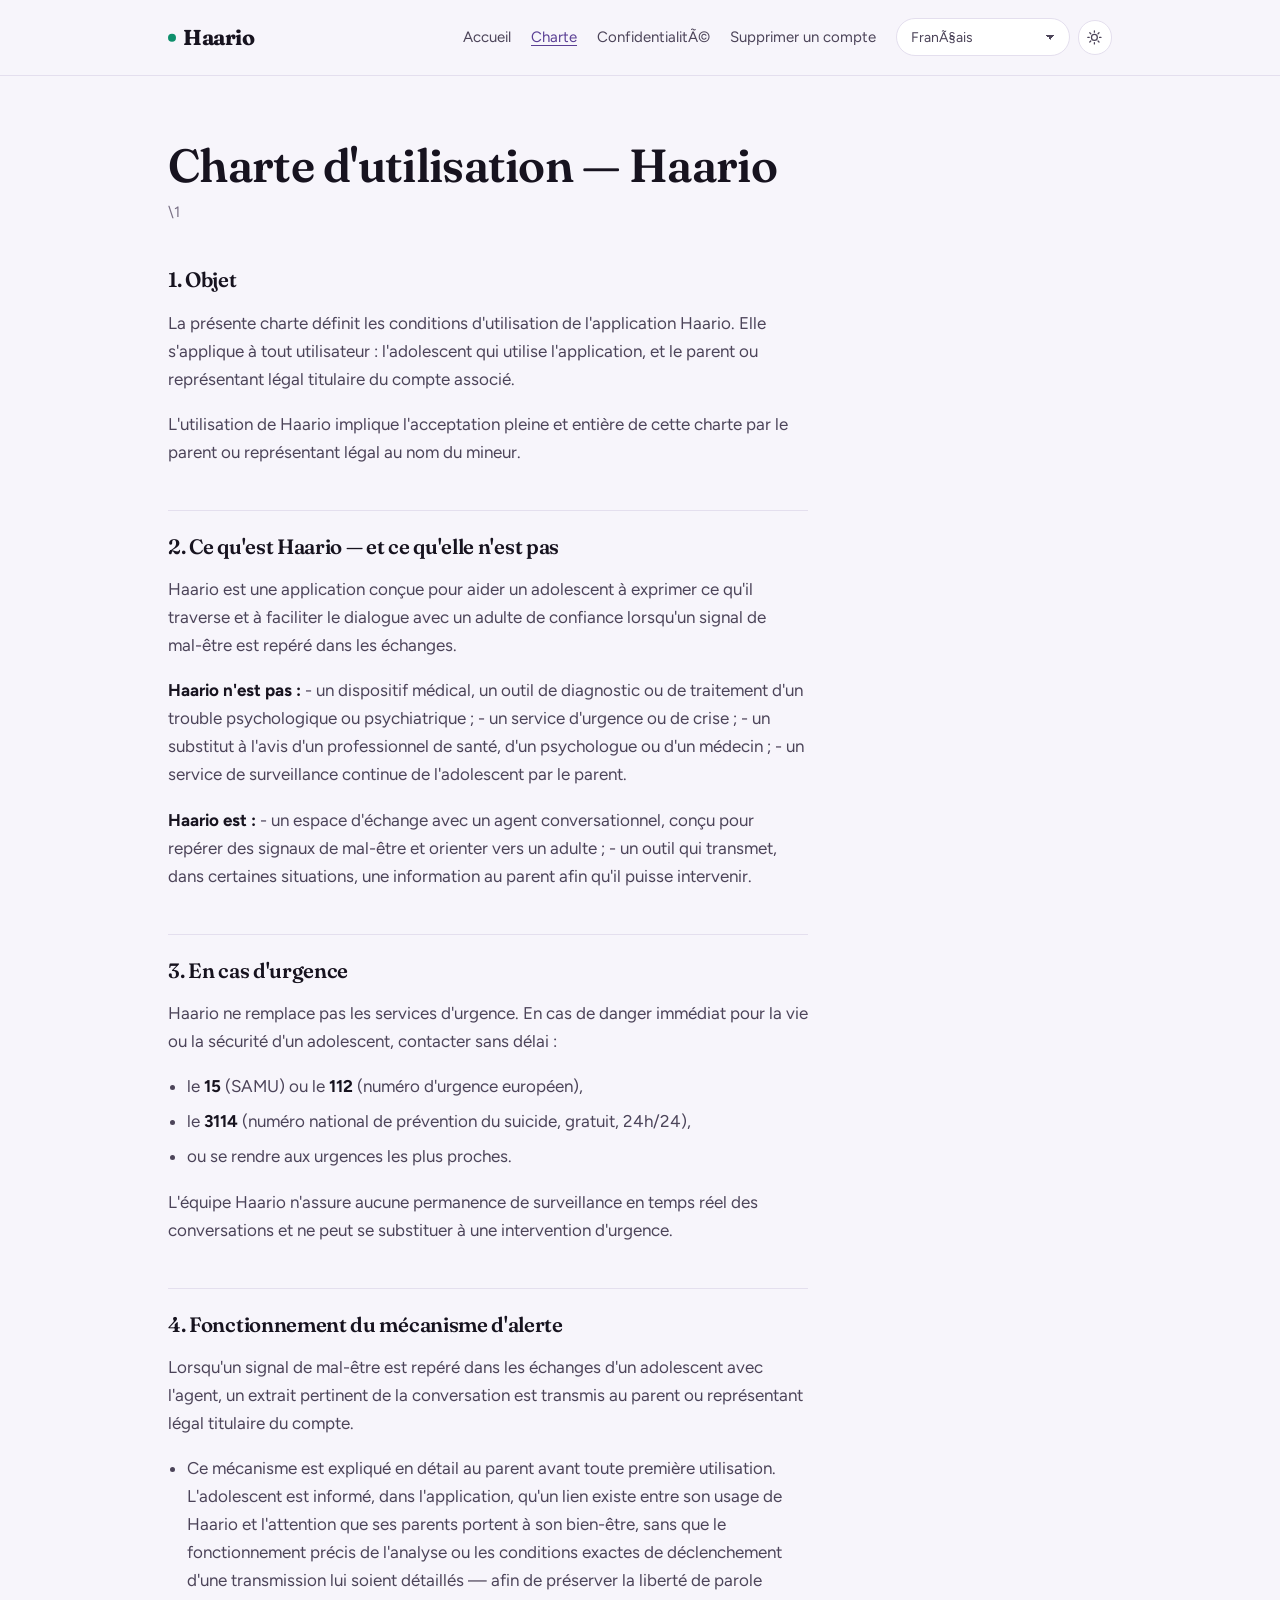
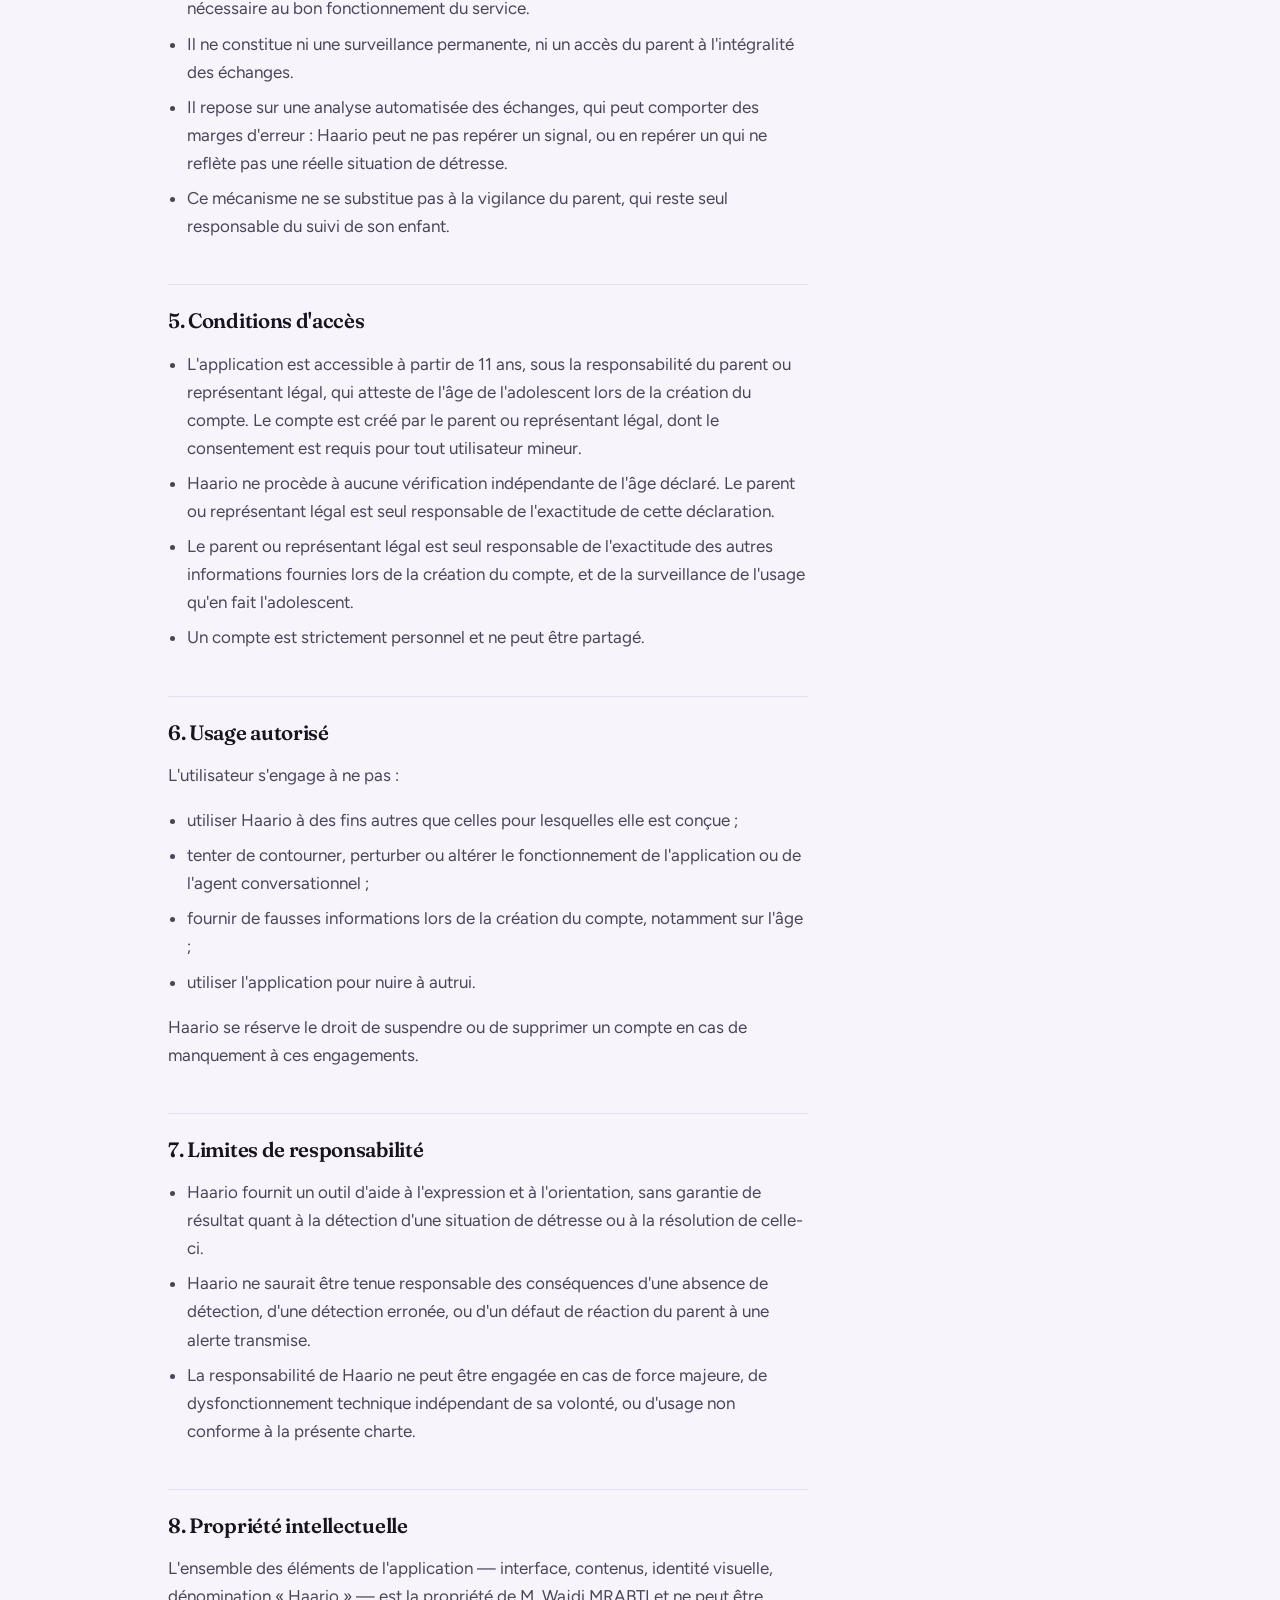
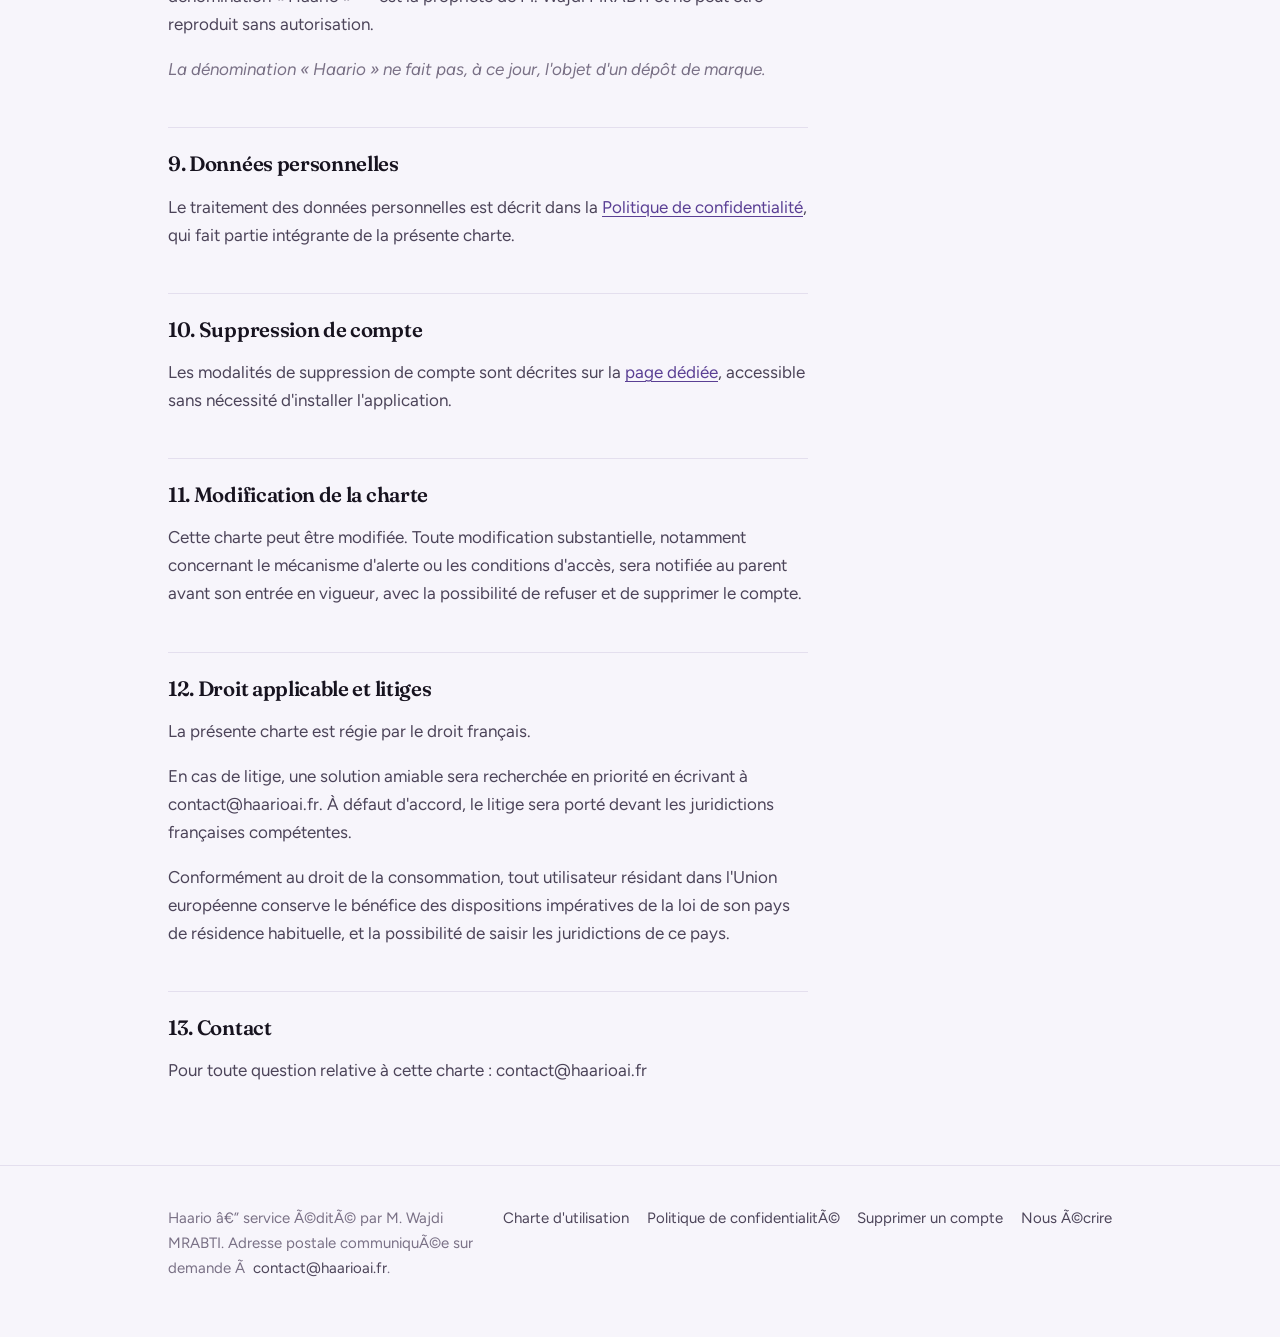
<file: charte.html>
<!DOCTYPE html>
<html lang="fr" dir="ltr">
<head>
<meta charset="UTF-8">
<meta name="viewport" content="width=device-width, initial-scale=1">
<title>Charte d'utilisation — Haario</title>
<meta name="description" content="Les conditions d'utilisation de l'application Haario, pour l'adolescent comme pour le parent.">
<meta name="theme-color" content="#F7F5FB" media="(prefers-color-scheme: light)">
<meta name="theme-color" content="#121019" media="(prefers-color-scheme: dark)">
<link rel="preconnect" href="https://fonts.googleapis.com">
<link rel="preconnect" href="https://fonts.gstatic.com" crossorigin>
<link href="https://fonts.googleapis.com/css2?family=Fraunces:opsz,wght@9..144,400..700&family=Figtree:wght@400;500;700&family=Noto+Naskh+Arabic:wght@400;700&display=swap" rel="stylesheet">
<style>
/* Haario — feuille de style du site vitrine
   Thèmes clair / sombre, et sens de lecture LTR / RTL. */

:root {
  --encre:      #17131F;
  --encre-2:    #4C4459;
  --encre-3:    #7A7186;
  --violet:     #6B4FA8;
  --violet-sur: #5A3F94;
  --violet-pale:#EDE7F8;
  --menthe:     #0E8F6C;
  --menthe-pale:#D8F2E8;
  --brume:      #F7F5FB;
  --craie:      #FFFFFF;
  --alerte:     #B23A34;
  --alerte-pale:#FCEEEC;
  --alerte-bord:#F0D6D2;
  --alerte-texte:#5E3B38;
  --trait:      #E4DFEE;
  --ombre:      0 1px 2px rgba(23,19,31,.04);

  --mesure: 34rem;
  --large: 62rem;
  --r: 14px;

  color-scheme: light;
}

/* Le sombre s'applique soit par choix explicite, soit par réglage système
   tant que l'utilisateur n'a pas choisi le clair. */
:root[data-theme="sombre"] {
  --encre:      #EFEBF7;
  --encre-2:    #B6ADC8;
  --encre-3:    #8B819F;
  --violet:     #B79CE8;
  --violet-sur: #C9B4F2;
  --violet-pale:#2B2440;
  --menthe:     #4FD1A5;
  --menthe-pale:#1B3A31;
  --brume:      #121019;
  --craie:      #1B1726;
  --alerte:     #F0938B;
  --alerte-pale:#2E1E1D;
  --alerte-bord:#4A2E2C;
  --alerte-texte:#E8BDB8;
  --trait:      #2C2639;
  --ombre:      none;
  color-scheme: dark;
}

@media (prefers-color-scheme: dark) {
  :root:not([data-theme="clair"]):not([data-theme="sombre"]) {
    --encre:      #EFEBF7;
    --encre-2:    #B6ADC8;
    --encre-3:    #8B819F;
    --violet:     #B79CE8;
    --violet-sur: #C9B4F2;
    --violet-pale:#2B2440;
    --menthe:     #4FD1A5;
    --menthe-pale:#1B3A31;
    --brume:      #121019;
    --craie:      #1B1726;
    --alerte:     #F0938B;
    --alerte-pale:#2E1E1D;
    --alerte-bord:#4A2E2C;
    --alerte-texte:#E8BDB8;
    --trait:      #2C2639;
    --ombre:      none;
    color-scheme: dark;
  }
}

*, *::before, *::after { box-sizing: border-box; }
html { -webkit-text-size-adjust: 100%; }

body {
  margin: 0;
  background: var(--brume);
  color: var(--encre);
  font-family: "Figtree", system-ui, -apple-system, "Segoe UI", sans-serif;
  font-size: 1.0625rem;
  line-height: 1.65;
  font-synthesis-weight: none;
  transition: background-color .2s ease, color .2s ease;
}

/* L'arabe a besoin d'une famille qui le dessine correctement et d'un
   interlignage un peu plus généreux : les diacritiques manquent d'air. */
html[lang="ar"] body {
  font-family: "Noto Naskh Arabic", "Segoe UI", Tahoma, sans-serif;
  line-height: 1.9;
}
html[lang="ar"] h1, html[lang="ar"] h2, html[lang="ar"] h3, html[lang="ar"] .marque {
  font-family: "Noto Naskh Arabic", Georgia, serif;
  font-variation-settings: normal;
  letter-spacing: 0;
  line-height: 1.5;
}

h1, h2, h3 {
  font-family: "Fraunces", Georgia, "Times New Roman", serif;
  font-variation-settings: "SOFT" 20, "WONK" 1, "opsz" 40;
  font-weight: 600;
  line-height: 1.12;
  letter-spacing: -0.015em;
  color: var(--encre);
  text-wrap: balance;
}

a { color: var(--violet-sur); text-underline-offset: 3px; text-decoration-thickness: 1px; }
a:hover { color: var(--encre); }

:focus-visible { outline: 2.5px solid var(--violet); outline-offset: 3px; border-radius: 4px; }

/* ---------- ossature ---------- */

.enveloppe { width: 100%; max-width: var(--large); margin-inline: auto; padding-inline: 1.5rem; }
.colonne { max-width: var(--mesure); }

.saut-contenu { position: absolute; inset-inline-start: -9999px; background: var(--craie); padding: .75rem 1rem; border-radius: 8px; }
.saut-contenu:focus { inset-inline-start: 1rem; top: 1rem; z-index: 50; }

/* ---------- en-tête ---------- */

.tete { padding-block: 1.15rem; border-bottom: 1px solid var(--trait); background: var(--brume); }
.tete .enveloppe { display: flex; align-items: center; justify-content: space-between; gap: 1rem; flex-wrap: wrap; }

.marque {
  font-family: "Fraunces", serif;
  font-variation-settings: "SOFT" 40, "WONK" 1, "opsz" 20;
  font-weight: 700; font-size: 1.35rem; letter-spacing: -0.02em;
  color: var(--encre); text-decoration: none;
  display: inline-flex; align-items: baseline; gap: .45rem;
}
.marque::before {
  content: ""; width: .5rem; height: .5rem; border-radius: 50%;
  background: var(--menthe); transform: translateY(-.15em);
}

.barre { display: flex; align-items: center; gap: 1.25rem; flex-wrap: wrap; }
.nav { display: flex; gap: 1.25rem; font-size: .9375rem; }
.nav a { color: var(--encre-2); text-decoration: none; }
.nav a:hover, .nav a[aria-current="page"] { color: var(--violet-sur); text-decoration: underline; }

/* ---------- réglages : langue et thème ---------- */

.reglages { display: flex; align-items: center; gap: .5rem; }

.choix-langue {
  font: inherit; font-size: .875rem;
  color: var(--encre-2); background: var(--craie);
  border: 1px solid var(--trait); border-radius: 999px;
  padding: .4rem 2rem .4rem .85rem;
  appearance: none; cursor: pointer;
  background-image: linear-gradient(45deg, transparent 50%, currentColor 50%),
                    linear-gradient(135deg, currentColor 50%, transparent 50%);
  background-position: right 1.1rem center, right .85rem center;
  background-size: .3rem .3rem, .3rem .3rem;
  background-repeat: no-repeat;
}
[dir="rtl"] .choix-langue {
  padding: .4rem .85rem .4rem 2rem;
  background-position: left 0.85rem center, left 1.1rem center;
}
.choix-langue:hover { color: var(--encre); border-color: var(--violet); }

.bouton-theme {
  width: 2.15rem; height: 2.15rem;
  display: grid; place-items: center;
  background: var(--craie); color: var(--encre-2);
  border: 1px solid var(--trait); border-radius: 999px;
  cursor: pointer; padding: 0;
}
.bouton-theme:hover { color: var(--violet-sur); border-color: var(--violet); }
.bouton-theme svg { width: 1.05rem; height: 1.05rem; display: block; }
.bouton-theme .lune { display: none; }
:root[data-theme="sombre"] .bouton-theme .lune { display: block; }
:root[data-theme="sombre"] .bouton-theme .soleil { display: none; }
@media (prefers-color-scheme: dark) {
  :root:not([data-theme="clair"]):not([data-theme="sombre"]) .bouton-theme .lune { display: block; }
  :root:not([data-theme="clair"]):not([data-theme="sombre"]) .bouton-theme .soleil { display: none; }
}

/* ---------- hero ---------- */

.hero { padding-block: clamp(3.5rem, 11vw, 7rem) clamp(2.5rem, 7vw, 4.5rem); }
.hero h1 { font-size: clamp(2.1rem, 6.2vw, 3.9rem); margin: 0 0 1.5rem; max-width: 18ch; }
.hero h1 .mot { display: inline-block; }
.hero .souligne { background-image: linear-gradient(transparent 62%, var(--menthe-pale) 62%); padding-inline: .06em; }
.hero p { font-size: clamp(1.0625rem, 2.1vw, 1.2rem); color: var(--encre-2); max-width: 48ch; margin: 0 0 1.1rem; }

.eyebrow {
  font-family: "Figtree", sans-serif;
  font-size: .75rem; font-weight: 700; letter-spacing: .1em;
  text-transform: uppercase; color: var(--menthe); margin: 0 0 1.25rem;
}

@media (prefers-reduced-motion: no-preference) {
  .hero h1 .mot { opacity: 0; transform: translateY(.4em); animation: monte .7s cubic-bezier(.22,.7,.3,1) forwards; }
  .hero p, .hero .eyebrow { opacity: 0; animation: monte .7s cubic-bezier(.22,.7,.3,1) forwards; }
  .hero .eyebrow { animation-delay: .05s; }
}
@keyframes monte { to { opacity: 1; transform: none; } }

.rappel {
  margin-top: 2.25rem;
  font-size: .9375rem !important;
  color: var(--encre-3) !important;
  border-inline-start: 2px solid var(--violet-pale);
  padding-inline-start: 1rem;
  max-width: 46ch;
}

/* ---------- sections ---------- */

.section { padding-block: clamp(2.75rem, 7vw, 4.5rem); border-top: 1px solid var(--trait); }
.section > .enveloppe > h2 { font-size: clamp(1.5rem, 3.4vw, 2.05rem); margin: 0 0 1.75rem; max-width: 26ch; }
.section p { color: var(--encre-2); }

/* les trois rôles : ils coexistent, donc ils sont côte à côte */
.trois { display: grid; gap: 1.25rem; grid-template-columns: 1fr; }
@media (min-width: 40rem) { .trois { grid-template-columns: 1fr 1fr; } }
@media (min-width: 60rem) { .trois { grid-template-columns: repeat(3, 1fr); gap: 1.5rem; } }

.pan { background: var(--craie); border: 1px solid var(--trait); border-radius: var(--r); padding: 1.6rem 1.5rem; box-shadow: var(--ombre); }
.pan .role { font-size: .72rem; font-weight: 700; letter-spacing: .1em; text-transform: uppercase; color: var(--menthe); margin: 0 0 .7rem; }
.pan h3 { font-size: 1.15rem; margin: 0 0 .6rem; }
.pan p { margin: 0; font-size: .9875rem; color: var(--encre-2); }

.fil { margin-top: 1.5rem; padding-top: 1.5rem; border-top: 1px solid var(--trait); }
.fil ul { margin: 0; padding: 0; list-style: none; display: grid; gap: .55rem; }
@media (min-width: 46rem) { .fil ul { grid-template-columns: 1fr 1fr; gap: .55rem 2rem; } }
.fil li { position: relative; padding-inline-start: 1.4rem; color: var(--encre-2); font-size: .9375rem; }
.fil li::before { content: ""; position: absolute; inset-inline-start: .25rem; top: .62em; width: .4rem; height: .4rem; border-radius: 50%; background: var(--violet); }

.deux-versants { display: grid; gap: 1.25rem; grid-template-columns: 1fr; }
@media (min-width: 46rem) { .deux-versants { grid-template-columns: 1fr 1fr; gap: 1.5rem; } }

.versant { background: var(--craie); border: 1px solid var(--trait); border-radius: var(--r); padding: 1.6rem 1.5rem; box-shadow: var(--ombre); }
.versant h3 { font-size: 1.15rem; margin: 0 0 1rem; }
.versant ul { margin: 0; padding: 0; list-style: none; }
.versant li { position: relative; padding-inline-start: 1.6rem; margin-bottom: .7rem; color: var(--encre-2); font-size: .9875rem; }
.versant li:last-child { margin-bottom: 0; }
.versant li::before { position: absolute; inset-inline-start: 0; top: 0; font-weight: 700; }
.versant--non { border-color: var(--alerte-bord); }
.versant--non li::before { content: "—"; color: var(--alerte); }
.versant--oui li::before { content: "+"; color: var(--menthe); }

/* ---------- urgence ---------- */

.urgence { background: var(--alerte-pale); border: 1px solid var(--alerte-bord); border-radius: var(--r); padding: 1.75rem 1.6rem; }
.urgence h2 { font-size: 1.35rem; margin: 0 0 .75rem; color: var(--alerte); }
.urgence p { margin: 0 0 1.1rem; color: var(--alerte-texte); }
.numeros { display: flex; flex-wrap: wrap; gap: .6rem; margin: 0; padding: 0; list-style: none; }
.numeros li { background: var(--craie); border: 1px solid var(--alerte-bord); border-radius: 999px; padding: .45rem 1rem; font-size: .9375rem; color: var(--encre-2); }
.numeros strong { font-family: "Fraunces", serif; font-variation-settings: "SOFT" 0, "WONK" 0; color: var(--encre); }

/* ---------- pages de contenu ---------- */

.doc { padding-block: clamp(2.5rem, 6vw, 4rem) 4rem; }
.doc .colonne { max-width: 40rem; }
.doc h1 { font-size: clamp(1.9rem, 5vw, 2.9rem); margin: 0 0 .5rem; }
.doc .maj { color: var(--encre-3); font-size: .9375rem; margin: 0 0 2.5rem; }
.doc h2 { font-size: 1.3rem; margin: 2.75rem 0 .85rem; padding-top: 1.5rem; border-top: 1px solid var(--trait); }
.doc h2:first-of-type { border-top: none; padding-top: 0; }
.doc h3 { font-size: 1.05rem; margin: 1.75rem 0 .5rem; }
.doc p, .doc li { color: var(--encre-2); }
.doc ul, .doc ol { padding-inline-start: 1.2rem; }
.doc li { margin-bottom: .45rem; }
.doc strong { color: var(--encre); font-weight: 700; }
.doc em { color: var(--encre-3); }

.doc blockquote { margin: 1.5rem 0; padding-inline-start: 1.15rem; border-inline-start: 3px solid var(--violet-pale); }
.doc blockquote p { font-size: .9375rem; }

.tableau { overflow-x: auto; margin: 1.5rem 0; }
.doc table { border-collapse: collapse; width: 100%; font-size: .9375rem; background: var(--craie); border: 1px solid var(--trait); border-radius: var(--r); overflow: hidden; }
.doc th, .doc td { text-align: start; padding: .7rem .85rem; border-bottom: 1px solid var(--trait); vertical-align: top; }
.doc th { background: var(--violet-pale); font-weight: 700; font-size: .8125rem; color: var(--encre); }
.doc tr:last-child td { border-bottom: none; }

.encart { background: var(--craie); border: 1px solid var(--trait); border-inline-start: 3px solid var(--violet); border-radius: var(--r); padding: 1.25rem 1.4rem; margin: 1.75rem 0; }
.encart p:first-child { margin-top: 0; }
.encart p:last-child { margin-bottom: 0; }
.encart--attention { border-inline-start-color: var(--alerte); background: var(--alerte-pale); border-color: var(--alerte-bord); }
.encart--attention p { color: var(--alerte-texte); }

.etape-mode { background: var(--craie); border: 1px solid var(--trait); border-radius: var(--r); padding: 1.25rem 1.4rem; margin: 1.25rem 0; }
.etape-mode ol, .etape-mode ul { margin: 0; }
.etape-mode p:first-child { margin-top: 0; }
.etape-mode p:last-child { margin-bottom: 0; }

/* Bandeau des pages juridiques : la version française fait foi. */
.bandeau-langue {
  background: var(--violet-pale); border: 1px solid var(--trait);
  border-radius: var(--r); padding: .9rem 1.15rem; margin: 0 0 2rem;
  font-size: .9rem; color: var(--encre-2);
}

/* ---------- pied ---------- */

.pied { border-top: 1px solid var(--trait); padding-block: 2.5rem 3.5rem; font-size: .9375rem; color: var(--encre-3); }
.pied .enveloppe { display: grid; gap: 1.75rem; }
@media (min-width: 46rem) { .pied .enveloppe { grid-template-columns: 1fr auto; align-items: start; } }
.pied nav { display: flex; flex-wrap: wrap; gap: 1.1rem; }
.pied a { color: var(--encre-2); text-decoration: none; }
.pied a:hover { color: var(--violet-sur); text-decoration: underline; }
.pied .mentions { max-width: 42ch; margin: 0; }

</style>
<script>
(function () {
  try {
    var d = document.documentElement;
    var t = localStorage.getItem('haario-theme');
    if (t) d.setAttribute('data-theme', t);
    var l = localStorage.getItem('haario-langue');
    if (l) { d.lang = l; d.dir = (l === 'ar' ? 'rtl' : 'ltr'); }
  } catch (e) {}
})();
</script>
</head>
<body>

<a class="saut-contenu" href="#contenu" data-i18n="saut">Aller au contenu</a>

<header class="tete">
  <div class="enveloppe">
    <a class="marque" href="index.html">Haario</a>
    <div class="barre">
      <nav class="nav" aria-label="Principale">
        <a href="index.html" data-i18n="nav.accueil">Accueil</a>
        <a href="charte.html" aria-current="page" data-i18n="nav.charte">Charte</a>
        <a href="confidentialite.html" data-i18n="nav.conf">ConfidentialitÃ©</a>
        <a href="suppression-de-compte.html" data-i18n="nav.supp">Supprimer un compte</a>
      </nav>
      <div class="reglages">
        <select class="choix-langue" id="langue" data-i18n-aria="a11y.langue" aria-label="Choisir la langue">
          <option value="fr">FranÃ§ais</option>
          <option value="en">English</option>
          <option value="es">EspaÃ±ol</option>
          <option value="ar">Ø§Ù„Ø¹Ø±Ø¨ÙŠØ©</option>
        </select>
        <button class="bouton-theme" id="theme" type="button" data-i18n-aria="a11y.theme" aria-label="Changer de thÃ¨me">
          <svg class="soleil" viewBox="0 0 24 24" fill="none" stroke="currentColor" stroke-width="1.8" stroke-linecap="round" aria-hidden="true"><circle cx="12" cy="12" r="4.2"/><path d="M12 2.6v2M12 19.4v2M2.6 12h2M19.4 12h2M5.4 5.4l1.4 1.4M17.2 17.2l1.4 1.4M18.6 5.4l-1.4 1.4M6.8 17.2l-1.4 1.4"/></svg>
          <svg class="lune" viewBox="0 0 24 24" fill="none" stroke="currentColor" stroke-width="1.8" stroke-linecap="round" stroke-linejoin="round" aria-hidden="true"><path d="M20 14.5A8.2 8.2 0 0 1 9.5 4a8.3 8.3 0 1 0 10.5 10.5z"/></svg>
        </button>
      </div>
    </div>
  </div>
</header>

<main id="contenu" class="doc" lang="fr" dir="ltr">
  <div class="enveloppe">
    <div class="colonne">
      <p class="bandeau-langue" id="bandeau-langue" data-i18n="bandeau" hidden>Ce document est publiÃ© en franÃ§ais, et la version franÃ§aise fait foi.</p>

      <h1>Charte d'utilisation — Haario</h1>
      <p class="maj">\1</p>
      <h2>1. Objet</h2>
      <p>La présente charte définit les conditions d'utilisation de l'application Haario. Elle s'applique à tout utilisateur : l'adolescent qui utilise l'application, et le parent ou représentant légal titulaire du compte associé.</p>
      <p>L'utilisation de Haario implique l'acceptation pleine et entière de cette charte par le parent ou représentant légal au nom du mineur.</p>
      <h2>2. Ce qu'est Haario — et ce qu'elle n'est pas</h2>
      <p>Haario est une application conçue pour aider un adolescent à exprimer ce qu'il traverse et à faciliter le dialogue avec un adulte de confiance lorsqu'un signal de mal-être est repéré dans les échanges.</p>
      <p><strong>Haario n'est pas :</strong>
      - un dispositif médical, un outil de diagnostic ou de traitement d'un trouble psychologique ou psychiatrique ;
      - un service d'urgence ou de crise ;
      - un substitut à l'avis d'un professionnel de santé, d'un psychologue ou d'un médecin ;
      - un service de surveillance continue de l'adolescent par le parent.</p>
      <p><strong>Haario est :</strong>
      - un espace d'échange avec un agent conversationnel, conçu pour repérer des signaux de mal-être et orienter vers un adulte ;
      - un outil qui transmet, dans certaines situations, une information au parent afin qu'il puisse intervenir.</p>
      <h2>3. En cas d'urgence</h2>
      <p>Haario ne remplace pas les services d'urgence. En cas de danger immédiat pour la vie ou la sécurité d'un adolescent, contacter sans délai :</p>
      <ul>
      <li>le <strong>15</strong> (SAMU) ou le <strong>112</strong> (numéro d'urgence européen),</li>
      <li>le <strong>3114</strong> (numéro national de prévention du suicide, gratuit, 24h/24),</li>
      <li>ou se rendre aux urgences les plus proches.</li>
      </ul>
      <p>L'équipe Haario n'assure aucune permanence de surveillance en temps réel des conversations et ne peut se substituer à une intervention d'urgence.</p>
      <h2>4. Fonctionnement du mécanisme d'alerte</h2>
      <p>Lorsqu'un signal de mal-être est repéré dans les échanges d'un adolescent avec l'agent, un extrait pertinent de la conversation est transmis au parent ou représentant légal titulaire du compte.</p>
      <ul>
      <li>Ce mécanisme est expliqué en détail au parent avant toute première utilisation. L'adolescent est informé, dans l'application, qu'un lien existe entre son usage de Haario et l'attention que ses parents portent à son bien-être, sans que le fonctionnement précis de l'analyse ou les conditions exactes de déclenchement d'une transmission lui soient détaillés — afin de préserver la liberté de parole nécessaire au bon fonctionnement du service.</li>
      <li>Il ne constitue ni une surveillance permanente, ni un accès du parent à l'intégralité des échanges.</li>
      <li>Il repose sur une analyse automatisée des échanges, qui peut comporter des marges d'erreur : Haario peut ne pas repérer un signal, ou en repérer un qui ne reflète pas une réelle situation de détresse.</li>
      <li>Ce mécanisme ne se substitue pas à la vigilance du parent, qui reste seul responsable du suivi de son enfant.</li>
      </ul>
      <h2>5. Conditions d'accès</h2>
      <ul>
      <li>L'application est accessible à partir de 11 ans, sous la responsabilité du parent ou représentant légal, qui atteste de l'âge de l'adolescent lors de la création du compte. Le compte est créé par le parent ou représentant légal, dont le consentement est requis pour tout utilisateur mineur.</li>
      <li>Haario ne procède à aucune vérification indépendante de l'âge déclaré. Le parent ou représentant légal est seul responsable de l'exactitude de cette déclaration.</li>
      <li>Le parent ou représentant légal est seul responsable de l'exactitude des autres informations fournies lors de la création du compte, et de la surveillance de l'usage qu'en fait l'adolescent.</li>
      <li>Un compte est strictement personnel et ne peut être partagé.</li>
      </ul>
      <h2>6. Usage autorisé</h2>
      <p>L'utilisateur s'engage à ne pas :</p>
      <ul>
      <li>utiliser Haario à des fins autres que celles pour lesquelles elle est conçue ;</li>
      <li>tenter de contourner, perturber ou altérer le fonctionnement de l'application ou de l'agent conversationnel ;</li>
      <li>fournir de fausses informations lors de la création du compte, notamment sur l'âge ;</li>
      <li>utiliser l'application pour nuire à autrui.</li>
      </ul>
      <p>Haario se réserve le droit de suspendre ou de supprimer un compte en cas de manquement à ces engagements.</p>
      <h2>7. Limites de responsabilité</h2>
      <ul>
      <li>Haario fournit un outil d'aide à l'expression et à l'orientation, sans garantie de résultat quant à la détection d'une situation de détresse ou à la résolution de celle-ci.</li>
      <li>Haario ne saurait être tenue responsable des conséquences d'une absence de détection, d'une détection erronée, ou d'un défaut de réaction du parent à une alerte transmise.</li>
      <li>La responsabilité de Haario ne peut être engagée en cas de force majeure, de dysfonctionnement technique indépendant de sa volonté, ou d'usage non conforme à la présente charte.</li>
      </ul>
      <h2>8. Propriété intellectuelle</h2>
      <p>L'ensemble des éléments de l'application — interface, contenus, identité visuelle, dénomination « Haario » — est la propriété de M. Wajdi MRABTI et ne peut être reproduit sans autorisation.</p>
      <p><em>La dénomination « Haario » ne fait pas, à ce jour, l'objet d'un dépôt de marque.</em></p>
      <h2>9. Données personnelles</h2>
      <p>Le traitement des données personnelles est décrit dans la <a href="confidentialite.html">Politique de confidentialité</a>, qui fait partie intégrante de la présente charte.</p>
      <h2>10. Suppression de compte</h2>
      <p>Les modalités de suppression de compte sont décrites sur la <a href="suppression-de-compte.html">page dédiée</a>, accessible sans nécessité d'installer l'application.</p>
      <h2>11. Modification de la charte</h2>
      <p>Cette charte peut être modifiée. Toute modification substantielle, notamment concernant le mécanisme d'alerte ou les conditions d'accès, sera notifiée au parent avant son entrée en vigueur, avec la possibilité de refuser et de supprimer le compte.</p>
      <h2>12. Droit applicable et litiges</h2>
      <p>La présente charte est régie par le droit français.</p>
      <p>En cas de litige, une solution amiable sera recherchée en priorité en écrivant à contact@haarioai.fr. À défaut d'accord, le litige sera porté devant les juridictions françaises compétentes.</p>
      <p>Conformément au droit de la consommation, tout utilisateur résidant dans l'Union européenne conserve le bénéfice des dispositions impératives de la loi de son pays de résidence habituelle, et la possibilité de saisir les juridictions de ce pays.</p>
      <h2>13. Contact</h2>
      <p>Pour toute question relative à cette charte : contact@haarioai.fr</p>
    </div>
  </div>
</main>

<footer class="pied">
  <div class="enveloppe">
    <p class="mentions" data-i18n="pied.mentions">Haario â€” service Ã©ditÃ© par M. Wajdi MRABTI. Adresse postale communiquÃ©e sur demande Ã  <a href="mailto:contact@haarioai.fr">contact@haarioai.fr</a>.</p>
    <nav aria-label="Documents">
      <a href="charte.html" data-i18n="pied.charte">Charte d'utilisation</a>
      <a href="confidentialite.html" data-i18n="pied.conf">Politique de confidentialitÃ©</a>
      <a href="suppression-de-compte.html" data-i18n="pied.supp">Supprimer un compte</a>
      <a href="mailto:contact@haarioai.fr" data-i18n="pied.contact">Nous Ã©crire</a>
    </nav>
  </div>
</footer>

<script>
var CHROME = {
  en: { "saut":"Skip to content","nav.accueil":"Home","nav.charte":"Terms","nav.conf":"Privacy","nav.supp":"Delete an account",
        "a11y.langue":"Choose language","a11y.theme":"Switch theme",
        "bandeau":"This document is published in French. The French version is the legally binding one. For a question in English, write to <a href=\"mailto:contact@haarioai.fr\">contact@haarioai.fr</a>.",
        "pied.mentions":"Haario â€” service published by Mr Wajdi MRABTI. Postal address provided on request at <a href=\"mailto:contact@haarioai.fr\">contact@haarioai.fr</a>.",
        "pied.charte":"Terms of use","pied.conf":"Privacy policy","pied.supp":"Delete an account","pied.contact":"Write to us" },
  es: { "saut":"Ir al contenido","nav.accueil":"Inicio","nav.charte":"Condiciones","nav.conf":"Privacidad","nav.supp":"Eliminar una cuenta",
        "a11y.langue":"Elegir idioma","a11y.theme":"Cambiar de tema",
        "bandeau":"Este documento se publica en francÃ©s. La versiÃ³n francesa es la que da fe. Para cualquier consulta en espaÃ±ol, escriba a <a href=\"mailto:contact@haarioai.fr\">contact@haarioai.fr</a>.",
        "pied.mentions":"Haario â€” servicio editado por D. Wajdi MRABTI. DirecciÃ³n postal facilitada previa solicitud en <a href=\"mailto:contact@haarioai.fr\">contact@haarioai.fr</a>.",
        "pied.charte":"Condiciones de uso","pied.conf":"PolÃ­tica de privacidad","pied.supp":"Eliminar una cuenta","pied.contact":"EscrÃ­banos" },
  ar: { "saut":"Ø§Ù„Ø§Ù†ØªÙ‚Ø§Ù„ Ø¥Ù„Ù‰ Ø§Ù„Ù…Ø­ØªÙˆÙ‰","nav.accueil":"Ø§Ù„Ø±Ø¦ÙŠØ³ÙŠØ©","nav.charte":"Ø´Ø±ÙˆØ· Ø§Ù„Ø§Ø³ØªØ®Ø¯Ø§Ù…","nav.conf":"Ø§Ù„Ø®ØµÙˆØµÙŠØ©","nav.supp":"Ø­Ø°Ù Ø­Ø³Ø§Ø¨",
        "a11y.langue":"Ø§Ø®ØªÙŠØ§Ø± Ø§Ù„Ù„ØºØ©","a11y.theme":"ØªØºÙŠÙŠØ± Ø§Ù„Ù…Ø¸Ù‡Ø±",
        "bandeau":"Ù‡Ø°Ù‡ Ø§Ù„ÙˆØ«ÙŠÙ‚Ø© Ù…Ù†Ø´ÙˆØ±Ø© Ø¨Ø§Ù„ÙØ±Ù†Ø³ÙŠØ©ØŒ ÙˆØ§Ù„Ù†Ø³Ø®Ø© Ø§Ù„ÙØ±Ù†Ø³ÙŠØ© Ù‡ÙŠ Ø§Ù„Ù…Ø¹ØªÙ…Ø¯Ø© Ù‚Ø§Ù†ÙˆÙ†Ø§Ù‹. Ù„Ø£ÙŠ Ø³Ø¤Ø§Ù„ Ø¨Ø§Ù„Ø¹Ø±Ø¨ÙŠØ©ØŒ Ø±Ø§Ø³Ù„ÙˆÙ†Ø§ Ø¹Ù„Ù‰ <a href=\"mailto:contact@haarioai.fr\">contact@haarioai.fr</a>.",
        "pied.mentions":"Ù‡Ø§Ø±ÙŠÙˆ â€” Ø®Ø¯Ù…Ø© ÙŠØµØ¯Ø±Ù‡Ø§ Ø§Ù„Ø³ÙŠØ¯ ÙˆØ¬Ø¯ÙŠ Ø§Ù„Ù…Ø±Ø§Ø¨Ø·ÙŠ. ÙŠÙÙ‚Ø¯ÙŽÙ‘Ù… Ø§Ù„Ø¹Ù†ÙˆØ§Ù† Ø§Ù„Ø¨Ø±ÙŠØ¯ÙŠ Ø¹Ù†Ø¯ Ø§Ù„Ø·Ù„Ø¨ Ø¹Ù„Ù‰ <a href=\"mailto:contact@haarioai.fr\">contact@haarioai.fr</a>.",
        "pied.charte":"Ø´Ø±ÙˆØ· Ø§Ù„Ø§Ø³ØªØ®Ø¯Ø§Ù…","pied.conf":"Ø³ÙŠØ§Ø³Ø© Ø§Ù„Ø®ØµÙˆØµÙŠØ©","pied.supp":"Ø­Ø°Ù Ø­Ø³Ø§Ø¨","pied.contact":"Ø±Ø§Ø³Ù„ÙˆÙ†Ø§" }
};

(function () {
  var racine = document.documentElement;
  var selecteur = document.getElementById('langue');
  var bouton = document.getElementById('theme');

  var ORIGINE = {};
  document.querySelectorAll('[data-i18n]').forEach(function (n) {
    ORIGINE[n.getAttribute('data-i18n')] = n.innerHTML;
  });

  // âš ï¸ Seule l'interface est traduite. Le texte juridique reste en franÃ§ais :
  //    une traduction non relue engagerait autant que l'original.
  function appliquerLangue(code) {
    var dict = CHROME[code];
    document.querySelectorAll('[data-i18n]').forEach(function (n) {
      var cle = n.getAttribute('data-i18n');
      var v = (dict && dict[cle] !== undefined) ? dict[cle] : ORIGINE[cle];
      if (v !== undefined) n.innerHTML = v;
    });
    document.querySelectorAll('[data-i18n-aria]').forEach(function (n) {
      var cle = n.getAttribute('data-i18n-aria');
      if (dict && dict[cle]) n.setAttribute('aria-label', dict[cle]);
    });
    var bandeau = document.getElementById('bandeau-langue');
    if (bandeau) bandeau.hidden = (code === 'fr');
    racine.lang = code;
    racine.dir = (code === 'ar' ? 'rtl' : 'ltr');
    // Le corps du document reste en franÃ§ais quelle que soit l'interface.
    var doc = document.getElementById('contenu');
    if (doc) { doc.lang = 'fr'; doc.dir = 'ltr'; }
    if (selecteur) selecteur.value = code;
    try { localStorage.setItem('haario-langue', code); } catch (e) {}
  }

  var depart = racine.lang;
  try { depart = localStorage.getItem('haario-langue') || depart; } catch (e) {}
  if (!CHROME[depart] && depart !== 'fr') depart = 'fr';
  appliquerLangue(depart);

  if (selecteur) selecteur.addEventListener('change', function () { appliquerLangue(this.value); });

  if (bouton) bouton.addEventListener('click', function () {
    var actuel = racine.getAttribute('data-theme');
    if (!actuel) actuel = window.matchMedia('(prefers-color-scheme: dark)').matches ? 'sombre' : 'clair';
    var suivant = (actuel === 'sombre' ? 'clair' : 'sombre');
    racine.setAttribute('data-theme', suivant);
    try { localStorage.setItem('haario-theme', suivant); } catch (e) {}
  });
})();
</script>

</body>
</html>
</file>
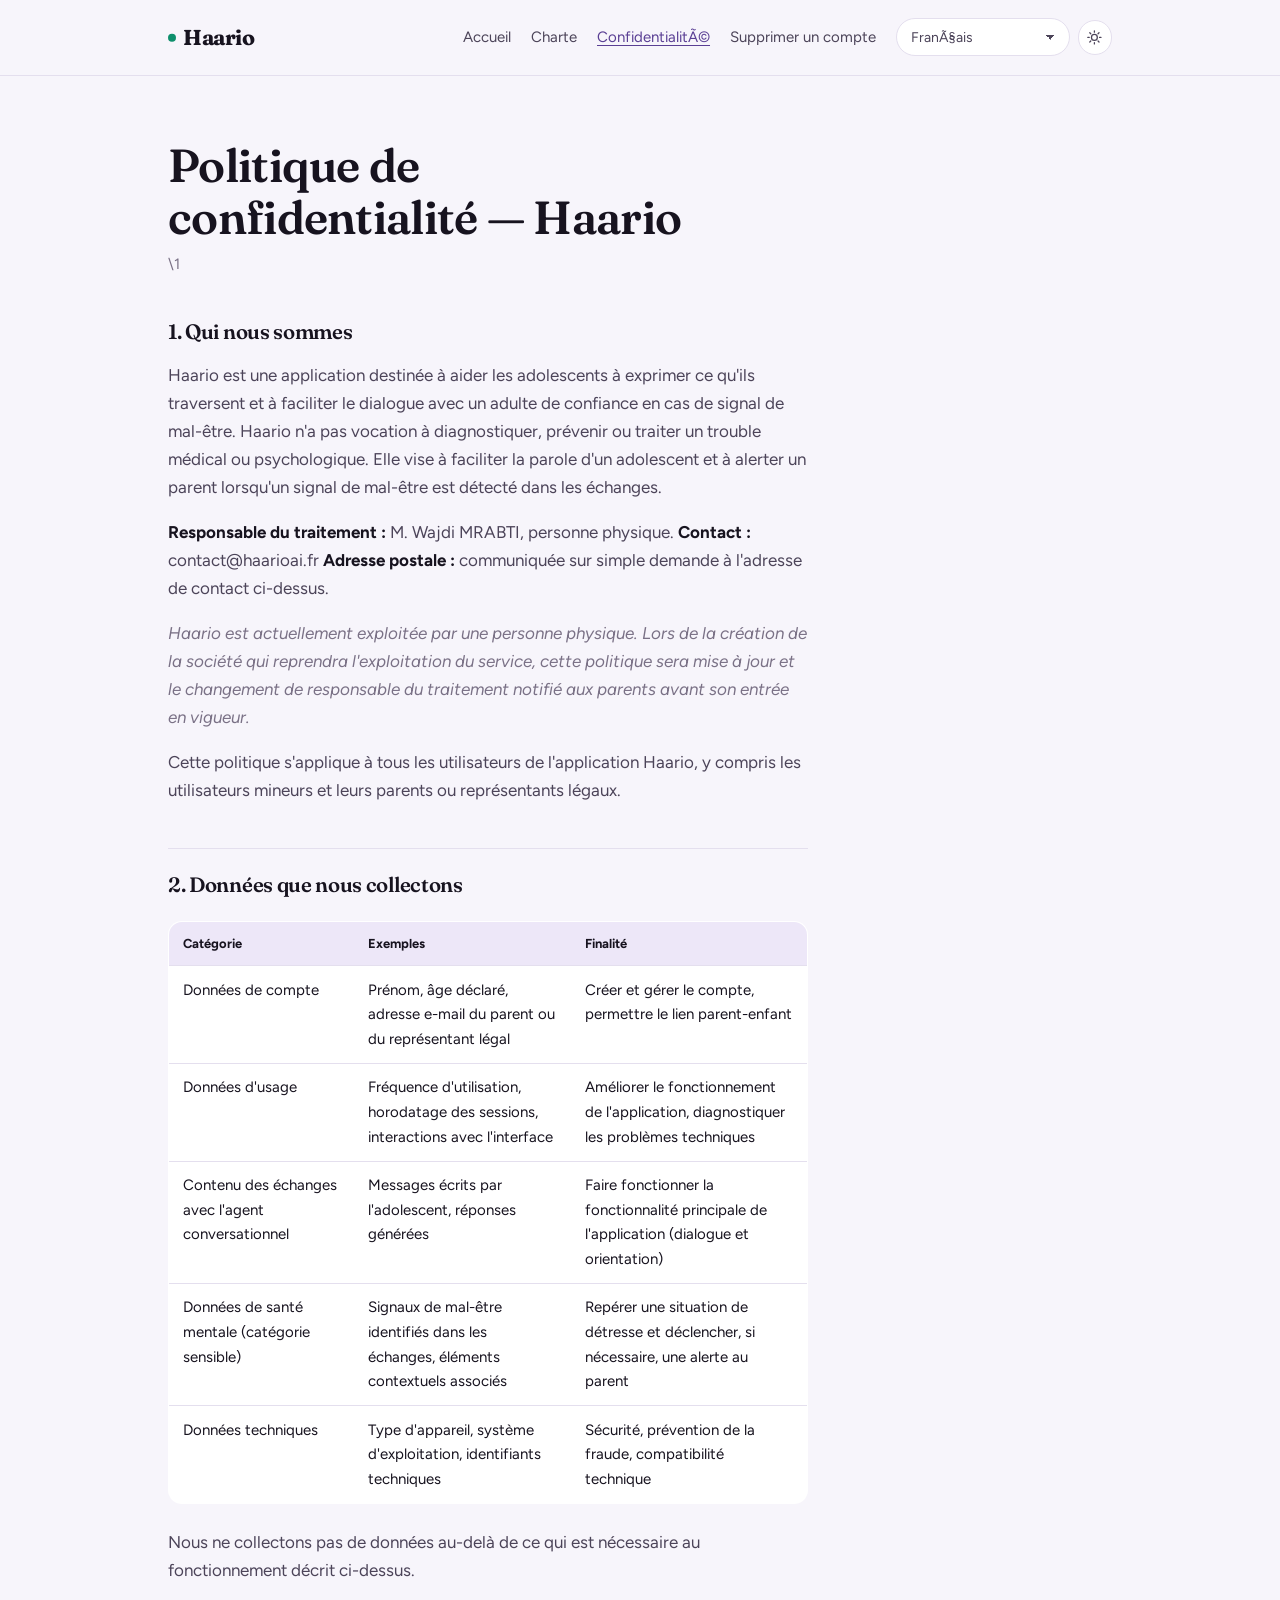
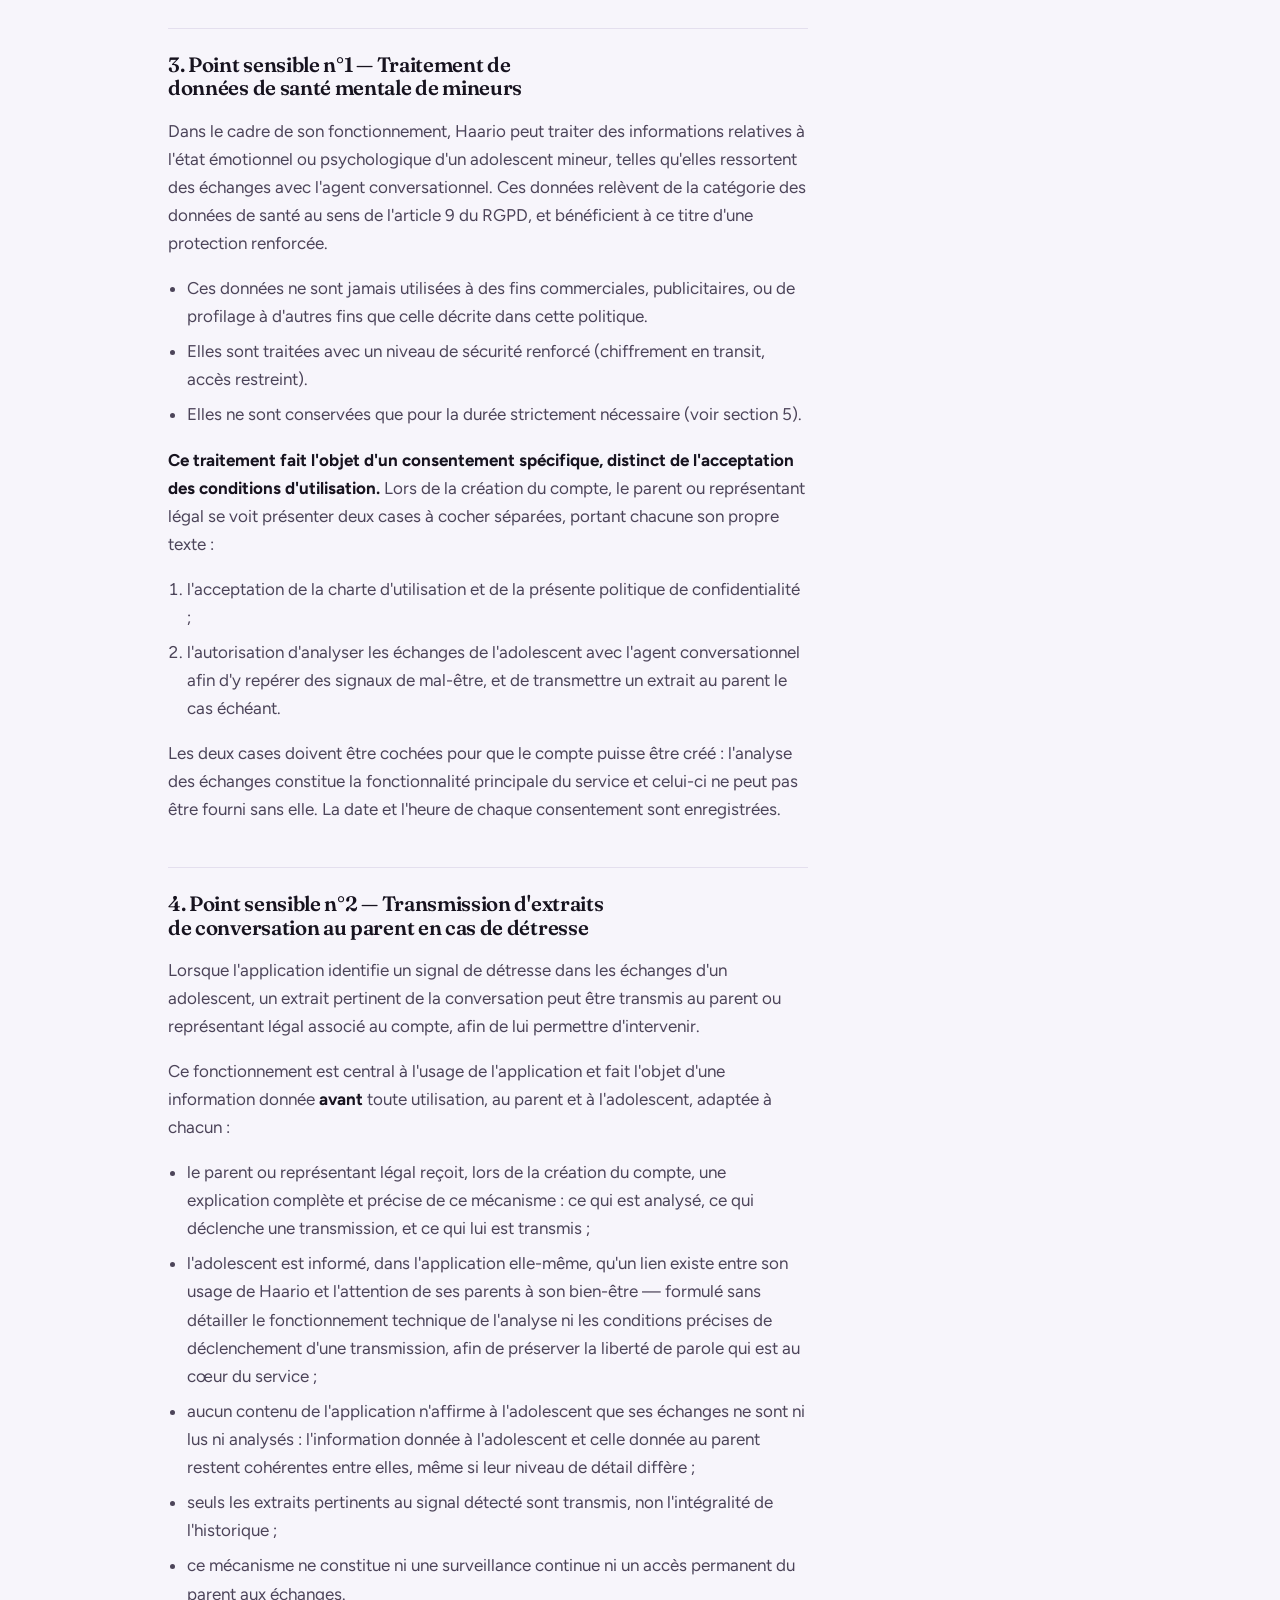
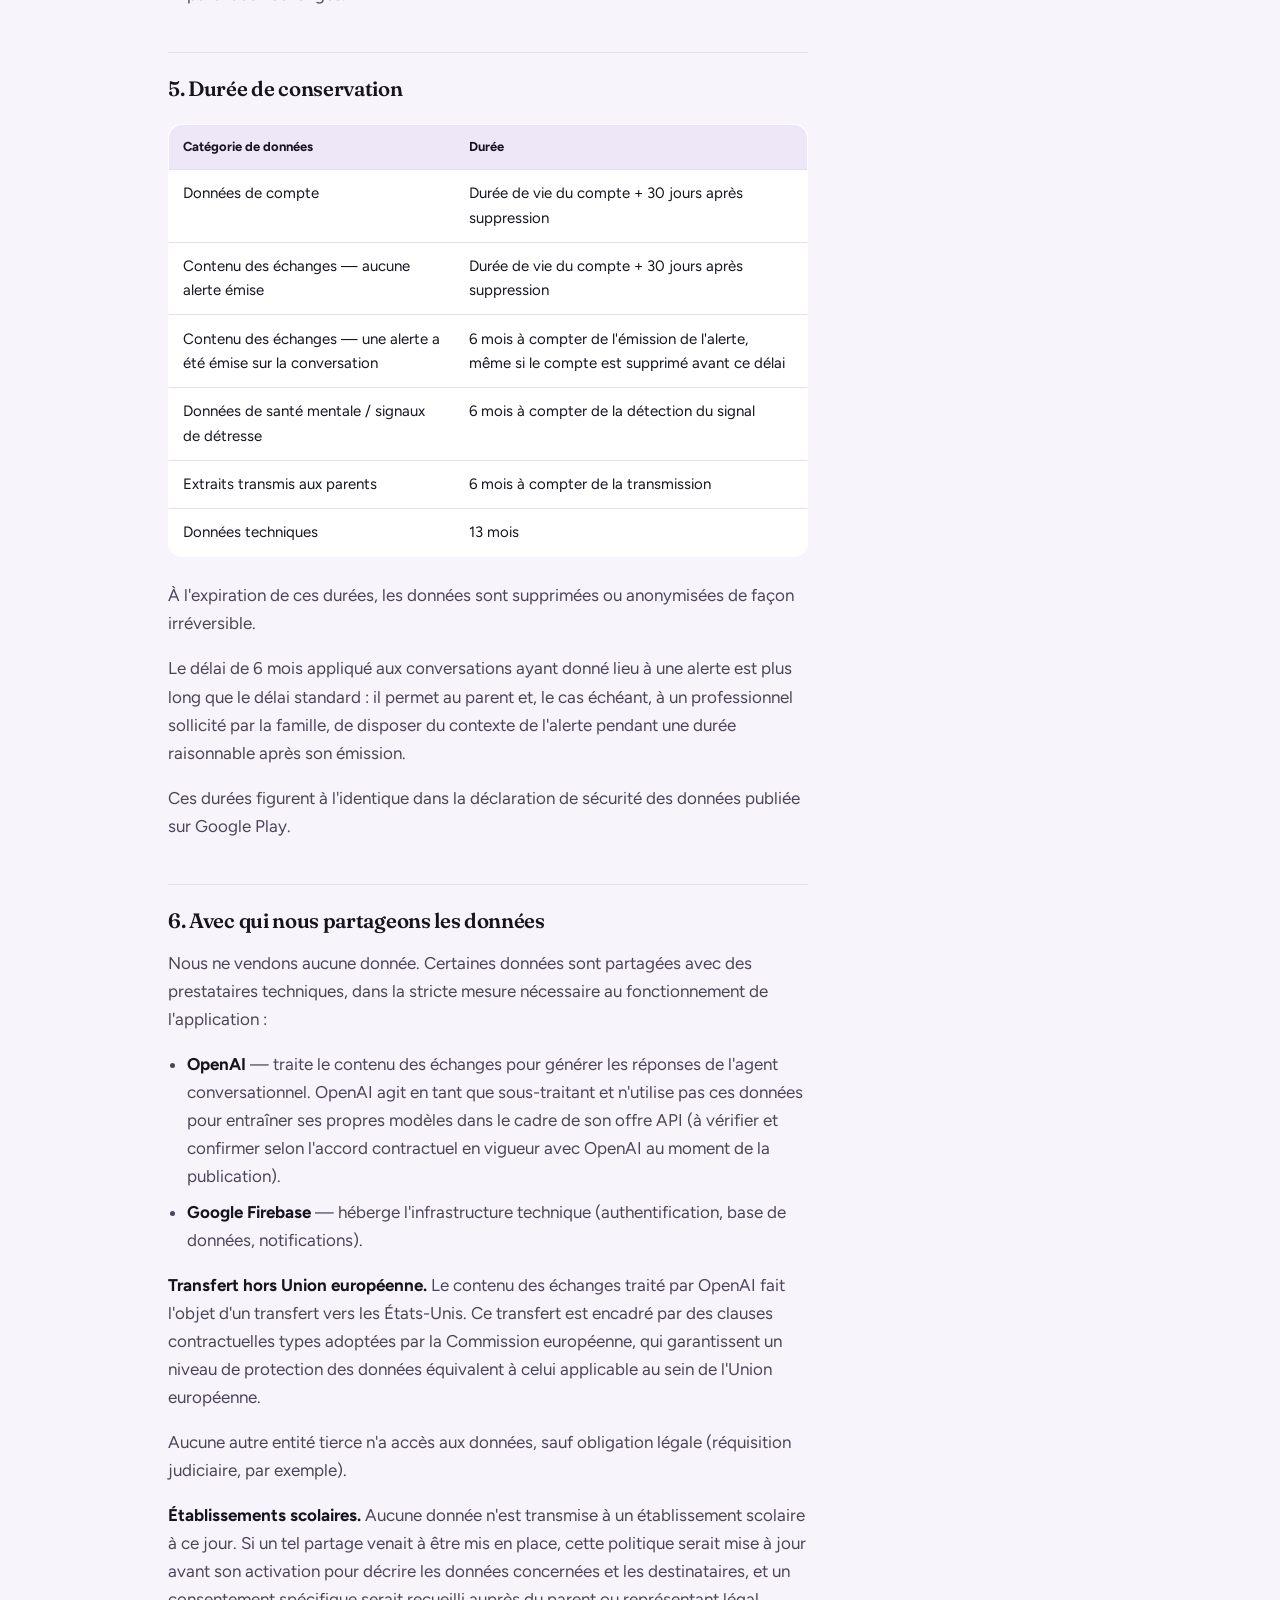
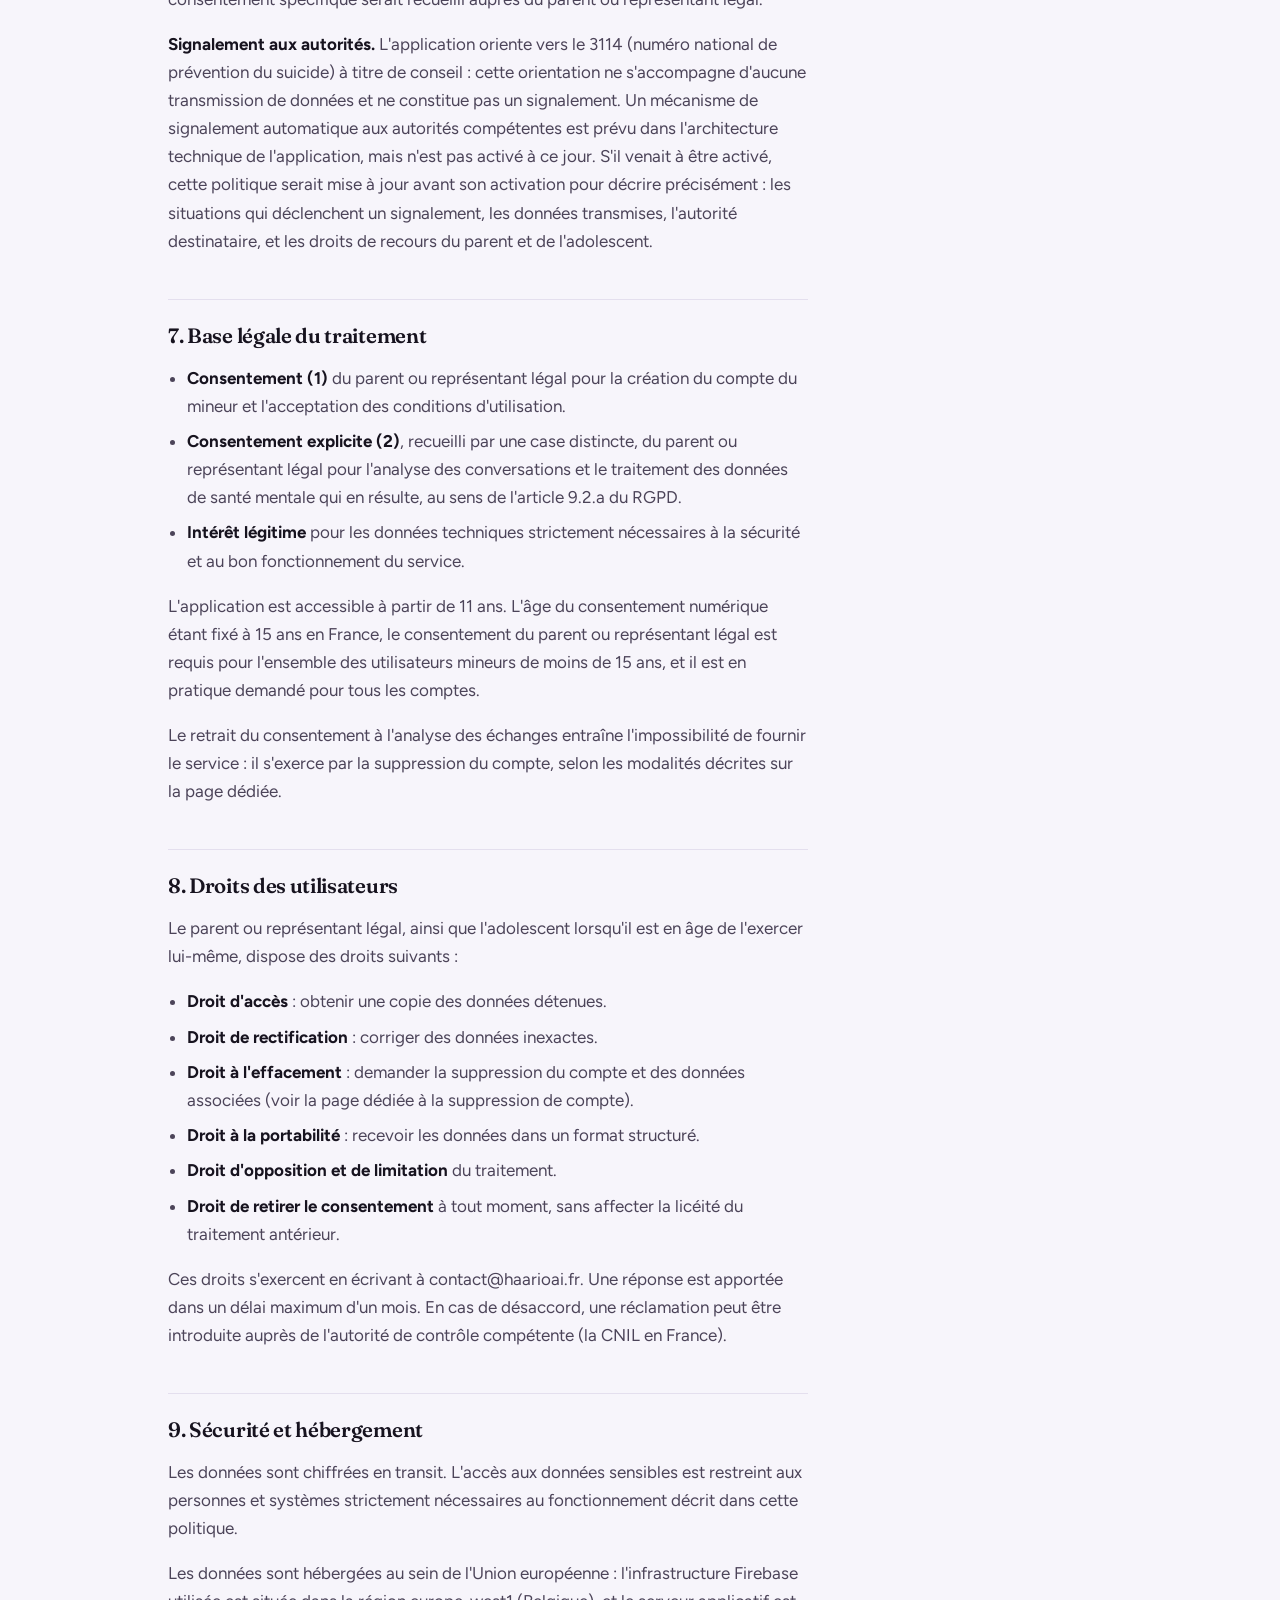
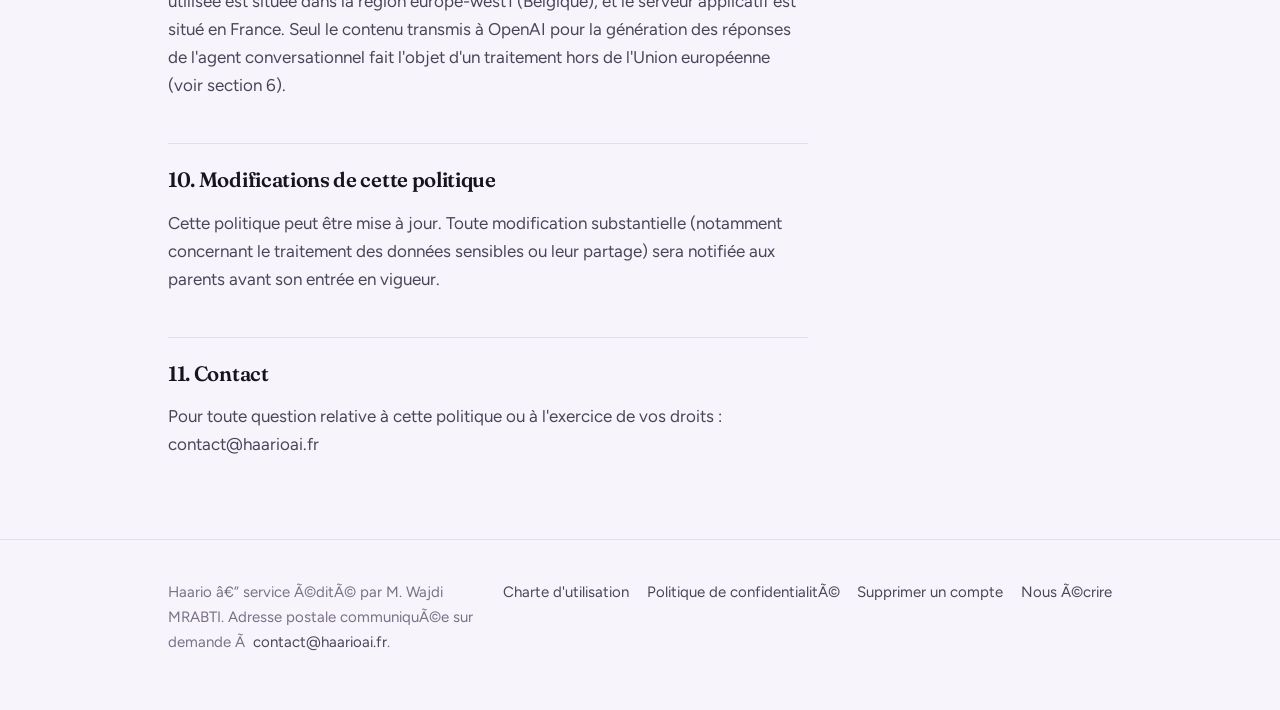
<file: confidentialite.html>
<!DOCTYPE html>
<html lang="fr" dir="ltr">
<head>
<meta charset="UTF-8">
<meta name="viewport" content="width=device-width, initial-scale=1">
<title>Politique de confidentialité — Haario</title>
<meta name="description" content="Comment Haario collecte, utilise, partage et conserve les données des adolescents et de leurs parents.">
<meta name="theme-color" content="#F7F5FB" media="(prefers-color-scheme: light)">
<meta name="theme-color" content="#121019" media="(prefers-color-scheme: dark)">
<link rel="preconnect" href="https://fonts.googleapis.com">
<link rel="preconnect" href="https://fonts.gstatic.com" crossorigin>
<link href="https://fonts.googleapis.com/css2?family=Fraunces:opsz,wght@9..144,400..700&family=Figtree:wght@400;500;700&family=Noto+Naskh+Arabic:wght@400;700&display=swap" rel="stylesheet">
<style>
/* Haario — feuille de style du site vitrine
   Thèmes clair / sombre, et sens de lecture LTR / RTL. */

:root {
  --encre:      #17131F;
  --encre-2:    #4C4459;
  --encre-3:    #7A7186;
  --violet:     #6B4FA8;
  --violet-sur: #5A3F94;
  --violet-pale:#EDE7F8;
  --menthe:     #0E8F6C;
  --menthe-pale:#D8F2E8;
  --brume:      #F7F5FB;
  --craie:      #FFFFFF;
  --alerte:     #B23A34;
  --alerte-pale:#FCEEEC;
  --alerte-bord:#F0D6D2;
  --alerte-texte:#5E3B38;
  --trait:      #E4DFEE;
  --ombre:      0 1px 2px rgba(23,19,31,.04);

  --mesure: 34rem;
  --large: 62rem;
  --r: 14px;

  color-scheme: light;
}

/* Le sombre s'applique soit par choix explicite, soit par réglage système
   tant que l'utilisateur n'a pas choisi le clair. */
:root[data-theme="sombre"] {
  --encre:      #EFEBF7;
  --encre-2:    #B6ADC8;
  --encre-3:    #8B819F;
  --violet:     #B79CE8;
  --violet-sur: #C9B4F2;
  --violet-pale:#2B2440;
  --menthe:     #4FD1A5;
  --menthe-pale:#1B3A31;
  --brume:      #121019;
  --craie:      #1B1726;
  --alerte:     #F0938B;
  --alerte-pale:#2E1E1D;
  --alerte-bord:#4A2E2C;
  --alerte-texte:#E8BDB8;
  --trait:      #2C2639;
  --ombre:      none;
  color-scheme: dark;
}

@media (prefers-color-scheme: dark) {
  :root:not([data-theme="clair"]):not([data-theme="sombre"]) {
    --encre:      #EFEBF7;
    --encre-2:    #B6ADC8;
    --encre-3:    #8B819F;
    --violet:     #B79CE8;
    --violet-sur: #C9B4F2;
    --violet-pale:#2B2440;
    --menthe:     #4FD1A5;
    --menthe-pale:#1B3A31;
    --brume:      #121019;
    --craie:      #1B1726;
    --alerte:     #F0938B;
    --alerte-pale:#2E1E1D;
    --alerte-bord:#4A2E2C;
    --alerte-texte:#E8BDB8;
    --trait:      #2C2639;
    --ombre:      none;
    color-scheme: dark;
  }
}

*, *::before, *::after { box-sizing: border-box; }
html { -webkit-text-size-adjust: 100%; }

body {
  margin: 0;
  background: var(--brume);
  color: var(--encre);
  font-family: "Figtree", system-ui, -apple-system, "Segoe UI", sans-serif;
  font-size: 1.0625rem;
  line-height: 1.65;
  font-synthesis-weight: none;
  transition: background-color .2s ease, color .2s ease;
}

/* L'arabe a besoin d'une famille qui le dessine correctement et d'un
   interlignage un peu plus généreux : les diacritiques manquent d'air. */
html[lang="ar"] body {
  font-family: "Noto Naskh Arabic", "Segoe UI", Tahoma, sans-serif;
  line-height: 1.9;
}
html[lang="ar"] h1, html[lang="ar"] h2, html[lang="ar"] h3, html[lang="ar"] .marque {
  font-family: "Noto Naskh Arabic", Georgia, serif;
  font-variation-settings: normal;
  letter-spacing: 0;
  line-height: 1.5;
}

h1, h2, h3 {
  font-family: "Fraunces", Georgia, "Times New Roman", serif;
  font-variation-settings: "SOFT" 20, "WONK" 1, "opsz" 40;
  font-weight: 600;
  line-height: 1.12;
  letter-spacing: -0.015em;
  color: var(--encre);
  text-wrap: balance;
}

a { color: var(--violet-sur); text-underline-offset: 3px; text-decoration-thickness: 1px; }
a:hover { color: var(--encre); }

:focus-visible { outline: 2.5px solid var(--violet); outline-offset: 3px; border-radius: 4px; }

/* ---------- ossature ---------- */

.enveloppe { width: 100%; max-width: var(--large); margin-inline: auto; padding-inline: 1.5rem; }
.colonne { max-width: var(--mesure); }

.saut-contenu { position: absolute; inset-inline-start: -9999px; background: var(--craie); padding: .75rem 1rem; border-radius: 8px; }
.saut-contenu:focus { inset-inline-start: 1rem; top: 1rem; z-index: 50; }

/* ---------- en-tête ---------- */

.tete { padding-block: 1.15rem; border-bottom: 1px solid var(--trait); background: var(--brume); }
.tete .enveloppe { display: flex; align-items: center; justify-content: space-between; gap: 1rem; flex-wrap: wrap; }

.marque {
  font-family: "Fraunces", serif;
  font-variation-settings: "SOFT" 40, "WONK" 1, "opsz" 20;
  font-weight: 700; font-size: 1.35rem; letter-spacing: -0.02em;
  color: var(--encre); text-decoration: none;
  display: inline-flex; align-items: baseline; gap: .45rem;
}
.marque::before {
  content: ""; width: .5rem; height: .5rem; border-radius: 50%;
  background: var(--menthe); transform: translateY(-.15em);
}

.barre { display: flex; align-items: center; gap: 1.25rem; flex-wrap: wrap; }
.nav { display: flex; gap: 1.25rem; font-size: .9375rem; }
.nav a { color: var(--encre-2); text-decoration: none; }
.nav a:hover, .nav a[aria-current="page"] { color: var(--violet-sur); text-decoration: underline; }

/* ---------- réglages : langue et thème ---------- */

.reglages { display: flex; align-items: center; gap: .5rem; }

.choix-langue {
  font: inherit; font-size: .875rem;
  color: var(--encre-2); background: var(--craie);
  border: 1px solid var(--trait); border-radius: 999px;
  padding: .4rem 2rem .4rem .85rem;
  appearance: none; cursor: pointer;
  background-image: linear-gradient(45deg, transparent 50%, currentColor 50%),
                    linear-gradient(135deg, currentColor 50%, transparent 50%);
  background-position: right 1.1rem center, right .85rem center;
  background-size: .3rem .3rem, .3rem .3rem;
  background-repeat: no-repeat;
}
[dir="rtl"] .choix-langue {
  padding: .4rem .85rem .4rem 2rem;
  background-position: left 0.85rem center, left 1.1rem center;
}
.choix-langue:hover { color: var(--encre); border-color: var(--violet); }

.bouton-theme {
  width: 2.15rem; height: 2.15rem;
  display: grid; place-items: center;
  background: var(--craie); color: var(--encre-2);
  border: 1px solid var(--trait); border-radius: 999px;
  cursor: pointer; padding: 0;
}
.bouton-theme:hover { color: var(--violet-sur); border-color: var(--violet); }
.bouton-theme svg { width: 1.05rem; height: 1.05rem; display: block; }
.bouton-theme .lune { display: none; }
:root[data-theme="sombre"] .bouton-theme .lune { display: block; }
:root[data-theme="sombre"] .bouton-theme .soleil { display: none; }
@media (prefers-color-scheme: dark) {
  :root:not([data-theme="clair"]):not([data-theme="sombre"]) .bouton-theme .lune { display: block; }
  :root:not([data-theme="clair"]):not([data-theme="sombre"]) .bouton-theme .soleil { display: none; }
}

/* ---------- hero ---------- */

.hero { padding-block: clamp(3.5rem, 11vw, 7rem) clamp(2.5rem, 7vw, 4.5rem); }
.hero h1 { font-size: clamp(2.1rem, 6.2vw, 3.9rem); margin: 0 0 1.5rem; max-width: 18ch; }
.hero h1 .mot { display: inline-block; }
.hero .souligne { background-image: linear-gradient(transparent 62%, var(--menthe-pale) 62%); padding-inline: .06em; }
.hero p { font-size: clamp(1.0625rem, 2.1vw, 1.2rem); color: var(--encre-2); max-width: 48ch; margin: 0 0 1.1rem; }

.eyebrow {
  font-family: "Figtree", sans-serif;
  font-size: .75rem; font-weight: 700; letter-spacing: .1em;
  text-transform: uppercase; color: var(--menthe); margin: 0 0 1.25rem;
}

@media (prefers-reduced-motion: no-preference) {
  .hero h1 .mot { opacity: 0; transform: translateY(.4em); animation: monte .7s cubic-bezier(.22,.7,.3,1) forwards; }
  .hero p, .hero .eyebrow { opacity: 0; animation: monte .7s cubic-bezier(.22,.7,.3,1) forwards; }
  .hero .eyebrow { animation-delay: .05s; }
}
@keyframes monte { to { opacity: 1; transform: none; } }

.rappel {
  margin-top: 2.25rem;
  font-size: .9375rem !important;
  color: var(--encre-3) !important;
  border-inline-start: 2px solid var(--violet-pale);
  padding-inline-start: 1rem;
  max-width: 46ch;
}

/* ---------- sections ---------- */

.section { padding-block: clamp(2.75rem, 7vw, 4.5rem); border-top: 1px solid var(--trait); }
.section > .enveloppe > h2 { font-size: clamp(1.5rem, 3.4vw, 2.05rem); margin: 0 0 1.75rem; max-width: 26ch; }
.section p { color: var(--encre-2); }

/* les trois rôles : ils coexistent, donc ils sont côte à côte */
.trois { display: grid; gap: 1.25rem; grid-template-columns: 1fr; }
@media (min-width: 40rem) { .trois { grid-template-columns: 1fr 1fr; } }
@media (min-width: 60rem) { .trois { grid-template-columns: repeat(3, 1fr); gap: 1.5rem; } }

.pan { background: var(--craie); border: 1px solid var(--trait); border-radius: var(--r); padding: 1.6rem 1.5rem; box-shadow: var(--ombre); }
.pan .role { font-size: .72rem; font-weight: 700; letter-spacing: .1em; text-transform: uppercase; color: var(--menthe); margin: 0 0 .7rem; }
.pan h3 { font-size: 1.15rem; margin: 0 0 .6rem; }
.pan p { margin: 0; font-size: .9875rem; color: var(--encre-2); }

.fil { margin-top: 1.5rem; padding-top: 1.5rem; border-top: 1px solid var(--trait); }
.fil ul { margin: 0; padding: 0; list-style: none; display: grid; gap: .55rem; }
@media (min-width: 46rem) { .fil ul { grid-template-columns: 1fr 1fr; gap: .55rem 2rem; } }
.fil li { position: relative; padding-inline-start: 1.4rem; color: var(--encre-2); font-size: .9375rem; }
.fil li::before { content: ""; position: absolute; inset-inline-start: .25rem; top: .62em; width: .4rem; height: .4rem; border-radius: 50%; background: var(--violet); }

.deux-versants { display: grid; gap: 1.25rem; grid-template-columns: 1fr; }
@media (min-width: 46rem) { .deux-versants { grid-template-columns: 1fr 1fr; gap: 1.5rem; } }

.versant { background: var(--craie); border: 1px solid var(--trait); border-radius: var(--r); padding: 1.6rem 1.5rem; box-shadow: var(--ombre); }
.versant h3 { font-size: 1.15rem; margin: 0 0 1rem; }
.versant ul { margin: 0; padding: 0; list-style: none; }
.versant li { position: relative; padding-inline-start: 1.6rem; margin-bottom: .7rem; color: var(--encre-2); font-size: .9875rem; }
.versant li:last-child { margin-bottom: 0; }
.versant li::before { position: absolute; inset-inline-start: 0; top: 0; font-weight: 700; }
.versant--non { border-color: var(--alerte-bord); }
.versant--non li::before { content: "—"; color: var(--alerte); }
.versant--oui li::before { content: "+"; color: var(--menthe); }

/* ---------- urgence ---------- */

.urgence { background: var(--alerte-pale); border: 1px solid var(--alerte-bord); border-radius: var(--r); padding: 1.75rem 1.6rem; }
.urgence h2 { font-size: 1.35rem; margin: 0 0 .75rem; color: var(--alerte); }
.urgence p { margin: 0 0 1.1rem; color: var(--alerte-texte); }
.numeros { display: flex; flex-wrap: wrap; gap: .6rem; margin: 0; padding: 0; list-style: none; }
.numeros li { background: var(--craie); border: 1px solid var(--alerte-bord); border-radius: 999px; padding: .45rem 1rem; font-size: .9375rem; color: var(--encre-2); }
.numeros strong { font-family: "Fraunces", serif; font-variation-settings: "SOFT" 0, "WONK" 0; color: var(--encre); }

/* ---------- pages de contenu ---------- */

.doc { padding-block: clamp(2.5rem, 6vw, 4rem) 4rem; }
.doc .colonne { max-width: 40rem; }
.doc h1 { font-size: clamp(1.9rem, 5vw, 2.9rem); margin: 0 0 .5rem; }
.doc .maj { color: var(--encre-3); font-size: .9375rem; margin: 0 0 2.5rem; }
.doc h2 { font-size: 1.3rem; margin: 2.75rem 0 .85rem; padding-top: 1.5rem; border-top: 1px solid var(--trait); }
.doc h2:first-of-type { border-top: none; padding-top: 0; }
.doc h3 { font-size: 1.05rem; margin: 1.75rem 0 .5rem; }
.doc p, .doc li { color: var(--encre-2); }
.doc ul, .doc ol { padding-inline-start: 1.2rem; }
.doc li { margin-bottom: .45rem; }
.doc strong { color: var(--encre); font-weight: 700; }
.doc em { color: var(--encre-3); }

.doc blockquote { margin: 1.5rem 0; padding-inline-start: 1.15rem; border-inline-start: 3px solid var(--violet-pale); }
.doc blockquote p { font-size: .9375rem; }

.tableau { overflow-x: auto; margin: 1.5rem 0; }
.doc table { border-collapse: collapse; width: 100%; font-size: .9375rem; background: var(--craie); border: 1px solid var(--trait); border-radius: var(--r); overflow: hidden; }
.doc th, .doc td { text-align: start; padding: .7rem .85rem; border-bottom: 1px solid var(--trait); vertical-align: top; }
.doc th { background: var(--violet-pale); font-weight: 700; font-size: .8125rem; color: var(--encre); }
.doc tr:last-child td { border-bottom: none; }

.encart { background: var(--craie); border: 1px solid var(--trait); border-inline-start: 3px solid var(--violet); border-radius: var(--r); padding: 1.25rem 1.4rem; margin: 1.75rem 0; }
.encart p:first-child { margin-top: 0; }
.encart p:last-child { margin-bottom: 0; }
.encart--attention { border-inline-start-color: var(--alerte); background: var(--alerte-pale); border-color: var(--alerte-bord); }
.encart--attention p { color: var(--alerte-texte); }

.etape-mode { background: var(--craie); border: 1px solid var(--trait); border-radius: var(--r); padding: 1.25rem 1.4rem; margin: 1.25rem 0; }
.etape-mode ol, .etape-mode ul { margin: 0; }
.etape-mode p:first-child { margin-top: 0; }
.etape-mode p:last-child { margin-bottom: 0; }

/* Bandeau des pages juridiques : la version française fait foi. */
.bandeau-langue {
  background: var(--violet-pale); border: 1px solid var(--trait);
  border-radius: var(--r); padding: .9rem 1.15rem; margin: 0 0 2rem;
  font-size: .9rem; color: var(--encre-2);
}

/* ---------- pied ---------- */

.pied { border-top: 1px solid var(--trait); padding-block: 2.5rem 3.5rem; font-size: .9375rem; color: var(--encre-3); }
.pied .enveloppe { display: grid; gap: 1.75rem; }
@media (min-width: 46rem) { .pied .enveloppe { grid-template-columns: 1fr auto; align-items: start; } }
.pied nav { display: flex; flex-wrap: wrap; gap: 1.1rem; }
.pied a { color: var(--encre-2); text-decoration: none; }
.pied a:hover { color: var(--violet-sur); text-decoration: underline; }
.pied .mentions { max-width: 42ch; margin: 0; }

</style>
<script>
(function () {
  try {
    var d = document.documentElement;
    var t = localStorage.getItem('haario-theme');
    if (t) d.setAttribute('data-theme', t);
    var l = localStorage.getItem('haario-langue');
    if (l) { d.lang = l; d.dir = (l === 'ar' ? 'rtl' : 'ltr'); }
  } catch (e) {}
})();
</script>
</head>
<body>

<a class="saut-contenu" href="#contenu" data-i18n="saut">Aller au contenu</a>

<header class="tete">
  <div class="enveloppe">
    <a class="marque" href="index.html">Haario</a>
    <div class="barre">
      <nav class="nav" aria-label="Principale">
        <a href="index.html" data-i18n="nav.accueil">Accueil</a>
        <a href="charte.html" data-i18n="nav.charte">Charte</a>
        <a href="confidentialite.html" aria-current="page" data-i18n="nav.conf">ConfidentialitÃ©</a>
        <a href="suppression-de-compte.html" data-i18n="nav.supp">Supprimer un compte</a>
      </nav>
      <div class="reglages">
        <select class="choix-langue" id="langue" data-i18n-aria="a11y.langue" aria-label="Choisir la langue">
          <option value="fr">FranÃ§ais</option>
          <option value="en">English</option>
          <option value="es">EspaÃ±ol</option>
          <option value="ar">Ø§Ù„Ø¹Ø±Ø¨ÙŠØ©</option>
        </select>
        <button class="bouton-theme" id="theme" type="button" data-i18n-aria="a11y.theme" aria-label="Changer de thÃ¨me">
          <svg class="soleil" viewBox="0 0 24 24" fill="none" stroke="currentColor" stroke-width="1.8" stroke-linecap="round" aria-hidden="true"><circle cx="12" cy="12" r="4.2"/><path d="M12 2.6v2M12 19.4v2M2.6 12h2M19.4 12h2M5.4 5.4l1.4 1.4M17.2 17.2l1.4 1.4M18.6 5.4l-1.4 1.4M6.8 17.2l-1.4 1.4"/></svg>
          <svg class="lune" viewBox="0 0 24 24" fill="none" stroke="currentColor" stroke-width="1.8" stroke-linecap="round" stroke-linejoin="round" aria-hidden="true"><path d="M20 14.5A8.2 8.2 0 0 1 9.5 4a8.3 8.3 0 1 0 10.5 10.5z"/></svg>
        </button>
      </div>
    </div>
  </div>
</header>

<main id="contenu" class="doc" lang="fr" dir="ltr">
  <div class="enveloppe">
    <div class="colonne">
      <p class="bandeau-langue" id="bandeau-langue" data-i18n="bandeau" hidden>Ce document est publiÃ© en franÃ§ais, et la version franÃ§aise fait foi.</p>

      <h1>Politique de confidentialité — Haario</h1>
      <p class="maj">\1</p>
      <h2>1. Qui nous sommes</h2>
      <p>Haario est une application destinée à aider les adolescents à exprimer ce qu'ils traversent et à faciliter le dialogue avec un adulte de confiance en cas de signal de mal-être. Haario n'a pas vocation à diagnostiquer, prévenir ou traiter un trouble médical ou psychologique. Elle vise à faciliter la parole d'un adolescent et à alerter un parent lorsqu'un signal de mal-être est détecté dans les échanges.</p>
      <p><strong>Responsable du traitement :</strong> M. Wajdi MRABTI, personne physique.
      <strong>Contact :</strong> contact@haarioai.fr
      <strong>Adresse postale :</strong> communiquée sur simple demande à l'adresse de contact ci-dessus.</p>
      <p><em>Haario est actuellement exploitée par une personne physique. Lors de la création de la société qui reprendra l'exploitation du service, cette politique sera mise à jour et le changement de responsable du traitement notifié aux parents avant son entrée en vigueur.</em></p>
      <p>Cette politique s'applique à tous les utilisateurs de l'application Haario, y compris les utilisateurs mineurs et leurs parents ou représentants légaux.</p>
      <h2>2. Données que nous collectons</h2>
      <div class="tableau"><table>
      <thead>
      <tr>
      <th>Catégorie</th>
      <th>Exemples</th>
      <th>Finalité</th>
      </tr>
      </thead>
      <tbody>
      <tr>
      <td>Données de compte</td>
      <td>Prénom, âge déclaré, adresse e-mail du parent ou du représentant légal</td>
      <td>Créer et gérer le compte, permettre le lien parent-enfant</td>
      </tr>
      <tr>
      <td>Données d'usage</td>
      <td>Fréquence d'utilisation, horodatage des sessions, interactions avec l'interface</td>
      <td>Améliorer le fonctionnement de l'application, diagnostiquer les problèmes techniques</td>
      </tr>
      <tr>
      <td>Contenu des échanges avec l'agent conversationnel</td>
      <td>Messages écrits par l'adolescent, réponses générées</td>
      <td>Faire fonctionner la fonctionnalité principale de l'application (dialogue et orientation)</td>
      </tr>
      <tr>
      <td>Données de santé mentale (catégorie sensible)</td>
      <td>Signaux de mal-être identifiés dans les échanges, éléments contextuels associés</td>
      <td>Repérer une situation de détresse et déclencher, si nécessaire, une alerte au parent</td>
      </tr>
      <tr>
      <td>Données techniques</td>
      <td>Type d'appareil, système d'exploitation, identifiants techniques</td>
      <td>Sécurité, prévention de la fraude, compatibilité technique</td>
      </tr>
      </tbody>
      </table></div>
      <p>Nous ne collectons pas de données au-delà de ce qui est nécessaire au fonctionnement décrit ci-dessus.</p>
      <h2>3. Point sensible n°1 — Traitement de données de santé mentale de mineurs</h2>
      <p>Dans le cadre de son fonctionnement, Haario peut traiter des informations relatives à l'état émotionnel ou psychologique d'un adolescent mineur, telles qu'elles ressortent des échanges avec l'agent conversationnel. Ces données relèvent de la catégorie des données de santé au sens de l'article 9 du RGPD, et bénéficient à ce titre d'une protection renforcée.</p>
      <ul>
      <li>Ces données ne sont jamais utilisées à des fins commerciales, publicitaires, ou de profilage à d'autres fins que celle décrite dans cette politique.</li>
      <li>Elles sont traitées avec un niveau de sécurité renforcé (chiffrement en transit, accès restreint).</li>
      <li>Elles ne sont conservées que pour la durée strictement nécessaire (voir section 5).</li>
      </ul>
      <p><strong>Ce traitement fait l'objet d'un consentement spécifique, distinct de l'acceptation des conditions d'utilisation.</strong> Lors de la création du compte, le parent ou représentant légal se voit présenter deux cases à cocher séparées, portant chacune son propre texte :</p>
      <ol>
      <li>l'acceptation de la charte d'utilisation et de la présente politique de confidentialité ;</li>
      <li>l'autorisation d'analyser les échanges de l'adolescent avec l'agent conversationnel afin d'y repérer des signaux de mal-être, et de transmettre un extrait au parent le cas échéant.</li>
      </ol>
      <p>Les deux cases doivent être cochées pour que le compte puisse être créé : l'analyse des échanges constitue la fonctionnalité principale du service et celui-ci ne peut pas être fourni sans elle. La date et l'heure de chaque consentement sont enregistrées.</p>
      <h2>4. Point sensible n°2 — Transmission d'extraits de conversation au parent en cas de détresse</h2>
      <p>Lorsque l'application identifie un signal de détresse dans les échanges d'un adolescent, un extrait pertinent de la conversation peut être transmis au parent ou représentant légal associé au compte, afin de lui permettre d'intervenir.</p>
      <p>Ce fonctionnement est central à l'usage de l'application et fait l'objet d'une information donnée <strong>avant</strong> toute utilisation, au parent et à l'adolescent, adaptée à chacun :</p>
      <ul>
      <li>le parent ou représentant légal reçoit, lors de la création du compte, une explication complète et précise de ce mécanisme : ce qui est analysé, ce qui déclenche une transmission, et ce qui lui est transmis ;</li>
      <li>l'adolescent est informé, dans l'application elle-même, qu'un lien existe entre son usage de Haario et l'attention de ses parents à son bien-être — formulé sans détailler le fonctionnement technique de l'analyse ni les conditions précises de déclenchement d'une transmission, afin de préserver la liberté de parole qui est au cœur du service ;</li>
      <li>aucun contenu de l'application n'affirme à l'adolescent que ses échanges ne sont ni lus ni analysés : l'information donnée à l'adolescent et celle donnée au parent restent cohérentes entre elles, même si leur niveau de détail diffère ;</li>
      <li>seuls les extraits pertinents au signal détecté sont transmis, non l'intégralité de l'historique ;</li>
      <li>ce mécanisme ne constitue ni une surveillance continue ni un accès permanent du parent aux échanges.</li>
      </ul>
      <h2>5. Durée de conservation</h2>
      <div class="tableau"><table>
      <thead>
      <tr>
      <th>Catégorie de données</th>
      <th>Durée</th>
      </tr>
      </thead>
      <tbody>
      <tr>
      <td>Données de compte</td>
      <td>Durée de vie du compte + 30 jours après suppression</td>
      </tr>
      <tr>
      <td>Contenu des échanges — aucune alerte émise</td>
      <td>Durée de vie du compte + 30 jours après suppression</td>
      </tr>
      <tr>
      <td>Contenu des échanges — une alerte a été émise sur la conversation</td>
      <td>6 mois à compter de l'émission de l'alerte, même si le compte est supprimé avant ce délai</td>
      </tr>
      <tr>
      <td>Données de santé mentale / signaux de détresse</td>
      <td>6 mois à compter de la détection du signal</td>
      </tr>
      <tr>
      <td>Extraits transmis aux parents</td>
      <td>6 mois à compter de la transmission</td>
      </tr>
      <tr>
      <td>Données techniques</td>
      <td>13 mois</td>
      </tr>
      </tbody>
      </table></div>
      <p>À l'expiration de ces durées, les données sont supprimées ou anonymisées de façon irréversible.</p>
      <p>Le délai de 6 mois appliqué aux conversations ayant donné lieu à une alerte est plus long que le délai standard : il permet au parent et, le cas échéant, à un professionnel sollicité par la famille, de disposer du contexte de l'alerte pendant une durée raisonnable après son émission.</p>
      <p>Ces durées figurent à l'identique dans la déclaration de sécurité des données publiée sur Google Play.</p>
      <h2>6. Avec qui nous partageons les données</h2>
      <p>Nous ne vendons aucune donnée. Certaines données sont partagées avec des prestataires techniques, dans la stricte mesure nécessaire au fonctionnement de l'application :</p>
      <ul>
      <li><strong>OpenAI</strong> — traite le contenu des échanges pour générer les réponses de l'agent conversationnel. OpenAI agit en tant que sous-traitant et n'utilise pas ces données pour entraîner ses propres modèles dans le cadre de son offre API (à vérifier et confirmer selon l'accord contractuel en vigueur avec OpenAI au moment de la publication).</li>
      <li><strong>Google Firebase</strong> — héberge l'infrastructure technique (authentification, base de données, notifications).</li>
      </ul>
      <p><strong>Transfert hors Union européenne.</strong> Le contenu des échanges traité par OpenAI fait l'objet d'un transfert vers les États-Unis. Ce transfert est encadré par des clauses contractuelles types adoptées par la Commission européenne, qui garantissent un niveau de protection des données équivalent à celui applicable au sein de l'Union européenne.</p>
      <p>Aucune autre entité tierce n'a accès aux données, sauf obligation légale (réquisition judiciaire, par exemple).</p>
      <p><strong>Établissements scolaires.</strong> Aucune donnée n'est transmise à un établissement scolaire à ce jour. Si un tel partage venait à être mis en place, cette politique serait mise à jour avant son activation pour décrire les données concernées et les destinataires, et un consentement spécifique serait recueilli auprès du parent ou représentant légal.</p>
      <p><strong>Signalement aux autorités.</strong> L'application oriente vers le 3114 (numéro national de prévention du suicide) à titre de conseil : cette orientation ne s'accompagne d'aucune transmission de données et ne constitue pas un signalement. Un mécanisme de signalement automatique aux autorités compétentes est prévu dans l'architecture technique de l'application, mais n'est pas activé à ce jour. S'il venait à être activé, cette politique serait mise à jour avant son activation pour décrire précisément : les situations qui déclenchent un signalement, les données transmises, l'autorité destinataire, et les droits de recours du parent et de l'adolescent.</p>
      <h2>7. Base légale du traitement</h2>
      <ul>
      <li><strong>Consentement (1)</strong> du parent ou représentant légal pour la création du compte du mineur et l'acceptation des conditions d'utilisation.</li>
      <li><strong>Consentement explicite (2)</strong>, recueilli par une case distincte, du parent ou représentant légal pour l'analyse des conversations et le traitement des données de santé mentale qui en résulte, au sens de l'article 9.2.a du RGPD.</li>
      <li><strong>Intérêt légitime</strong> pour les données techniques strictement nécessaires à la sécurité et au bon fonctionnement du service.</li>
      </ul>
      <p>L'application est accessible à partir de 11 ans. L'âge du consentement numérique étant fixé à 15 ans en France, le consentement du parent ou représentant légal est requis pour l'ensemble des utilisateurs mineurs de moins de 15 ans, et il est en pratique demandé pour tous les comptes.</p>
      <p>Le retrait du consentement à l'analyse des échanges entraîne l'impossibilité de fournir le service : il s'exerce par la suppression du compte, selon les modalités décrites sur la page dédiée.</p>
      <h2>8. Droits des utilisateurs</h2>
      <p>Le parent ou représentant légal, ainsi que l'adolescent lorsqu'il est en âge de l'exercer lui-même, dispose des droits suivants :</p>
      <ul>
      <li><strong>Droit d'accès</strong> : obtenir une copie des données détenues.</li>
      <li><strong>Droit de rectification</strong> : corriger des données inexactes.</li>
      <li><strong>Droit à l'effacement</strong> : demander la suppression du compte et des données associées (voir la page dédiée à la suppression de compte).</li>
      <li><strong>Droit à la portabilité</strong> : recevoir les données dans un format structuré.</li>
      <li><strong>Droit d'opposition et de limitation</strong> du traitement.</li>
      <li><strong>Droit de retirer le consentement</strong> à tout moment, sans affecter la licéité du traitement antérieur.</li>
      </ul>
      <p>Ces droits s'exercent en écrivant à contact@haarioai.fr. Une réponse est apportée dans un délai maximum d'un mois. En cas de désaccord, une réclamation peut être introduite auprès de l'autorité de contrôle compétente (la CNIL en France).</p>
      <h2>9. Sécurité et hébergement</h2>
      <p>Les données sont chiffrées en transit. L'accès aux données sensibles est restreint aux personnes et systèmes strictement nécessaires au fonctionnement décrit dans cette politique.</p>
      <p>Les données sont hébergées au sein de l'Union européenne : l'infrastructure Firebase utilisée est située dans la région europe-west1 (Belgique), et le serveur applicatif est situé en France. Seul le contenu transmis à OpenAI pour la génération des réponses de l'agent conversationnel fait l'objet d'un traitement hors de l'Union européenne (voir section 6).</p>
      <h2>10. Modifications de cette politique</h2>
      <p>Cette politique peut être mise à jour. Toute modification substantielle (notamment concernant le traitement des données sensibles ou leur partage) sera notifiée aux parents avant son entrée en vigueur.</p>
      <h2>11. Contact</h2>
      <p>Pour toute question relative à cette politique ou à l'exercice de vos droits : contact@haarioai.fr</p>
    </div>
  </div>
</main>

<footer class="pied">
  <div class="enveloppe">
    <p class="mentions" data-i18n="pied.mentions">Haario â€” service Ã©ditÃ© par M. Wajdi MRABTI. Adresse postale communiquÃ©e sur demande Ã  <a href="mailto:contact@haarioai.fr">contact@haarioai.fr</a>.</p>
    <nav aria-label="Documents">
      <a href="charte.html" data-i18n="pied.charte">Charte d'utilisation</a>
      <a href="confidentialite.html" data-i18n="pied.conf">Politique de confidentialitÃ©</a>
      <a href="suppression-de-compte.html" data-i18n="pied.supp">Supprimer un compte</a>
      <a href="mailto:contact@haarioai.fr" data-i18n="pied.contact">Nous Ã©crire</a>
    </nav>
  </div>
</footer>

<script>
var CHROME = {
  en: { "saut":"Skip to content","nav.accueil":"Home","nav.charte":"Terms","nav.conf":"Privacy","nav.supp":"Delete an account",
        "a11y.langue":"Choose language","a11y.theme":"Switch theme",
        "bandeau":"This document is published in French. The French version is the legally binding one. For a question in English, write to <a href=\"mailto:contact@haarioai.fr\">contact@haarioai.fr</a>.",
        "pied.mentions":"Haario â€” service published by Mr Wajdi MRABTI. Postal address provided on request at <a href=\"mailto:contact@haarioai.fr\">contact@haarioai.fr</a>.",
        "pied.charte":"Terms of use","pied.conf":"Privacy policy","pied.supp":"Delete an account","pied.contact":"Write to us" },
  es: { "saut":"Ir al contenido","nav.accueil":"Inicio","nav.charte":"Condiciones","nav.conf":"Privacidad","nav.supp":"Eliminar una cuenta",
        "a11y.langue":"Elegir idioma","a11y.theme":"Cambiar de tema",
        "bandeau":"Este documento se publica en francÃ©s. La versiÃ³n francesa es la que da fe. Para cualquier consulta en espaÃ±ol, escriba a <a href=\"mailto:contact@haarioai.fr\">contact@haarioai.fr</a>.",
        "pied.mentions":"Haario â€” servicio editado por D. Wajdi MRABTI. DirecciÃ³n postal facilitada previa solicitud en <a href=\"mailto:contact@haarioai.fr\">contact@haarioai.fr</a>.",
        "pied.charte":"Condiciones de uso","pied.conf":"PolÃ­tica de privacidad","pied.supp":"Eliminar una cuenta","pied.contact":"EscrÃ­banos" },
  ar: { "saut":"Ø§Ù„Ø§Ù†ØªÙ‚Ø§Ù„ Ø¥Ù„Ù‰ Ø§Ù„Ù…Ø­ØªÙˆÙ‰","nav.accueil":"Ø§Ù„Ø±Ø¦ÙŠØ³ÙŠØ©","nav.charte":"Ø´Ø±ÙˆØ· Ø§Ù„Ø§Ø³ØªØ®Ø¯Ø§Ù…","nav.conf":"Ø§Ù„Ø®ØµÙˆØµÙŠØ©","nav.supp":"Ø­Ø°Ù Ø­Ø³Ø§Ø¨",
        "a11y.langue":"Ø§Ø®ØªÙŠØ§Ø± Ø§Ù„Ù„ØºØ©","a11y.theme":"ØªØºÙŠÙŠØ± Ø§Ù„Ù…Ø¸Ù‡Ø±",
        "bandeau":"Ù‡Ø°Ù‡ Ø§Ù„ÙˆØ«ÙŠÙ‚Ø© Ù…Ù†Ø´ÙˆØ±Ø© Ø¨Ø§Ù„ÙØ±Ù†Ø³ÙŠØ©ØŒ ÙˆØ§Ù„Ù†Ø³Ø®Ø© Ø§Ù„ÙØ±Ù†Ø³ÙŠØ© Ù‡ÙŠ Ø§Ù„Ù…Ø¹ØªÙ…Ø¯Ø© Ù‚Ø§Ù†ÙˆÙ†Ø§Ù‹. Ù„Ø£ÙŠ Ø³Ø¤Ø§Ù„ Ø¨Ø§Ù„Ø¹Ø±Ø¨ÙŠØ©ØŒ Ø±Ø§Ø³Ù„ÙˆÙ†Ø§ Ø¹Ù„Ù‰ <a href=\"mailto:contact@haarioai.fr\">contact@haarioai.fr</a>.",
        "pied.mentions":"Ù‡Ø§Ø±ÙŠÙˆ â€” Ø®Ø¯Ù…Ø© ÙŠØµØ¯Ø±Ù‡Ø§ Ø§Ù„Ø³ÙŠØ¯ ÙˆØ¬Ø¯ÙŠ Ø§Ù„Ù…Ø±Ø§Ø¨Ø·ÙŠ. ÙŠÙÙ‚Ø¯ÙŽÙ‘Ù… Ø§Ù„Ø¹Ù†ÙˆØ§Ù† Ø§Ù„Ø¨Ø±ÙŠØ¯ÙŠ Ø¹Ù†Ø¯ Ø§Ù„Ø·Ù„Ø¨ Ø¹Ù„Ù‰ <a href=\"mailto:contact@haarioai.fr\">contact@haarioai.fr</a>.",
        "pied.charte":"Ø´Ø±ÙˆØ· Ø§Ù„Ø§Ø³ØªØ®Ø¯Ø§Ù…","pied.conf":"Ø³ÙŠØ§Ø³Ø© Ø§Ù„Ø®ØµÙˆØµÙŠØ©","pied.supp":"Ø­Ø°Ù Ø­Ø³Ø§Ø¨","pied.contact":"Ø±Ø§Ø³Ù„ÙˆÙ†Ø§" }
};

(function () {
  var racine = document.documentElement;
  var selecteur = document.getElementById('langue');
  var bouton = document.getElementById('theme');

  var ORIGINE = {};
  document.querySelectorAll('[data-i18n]').forEach(function (n) {
    ORIGINE[n.getAttribute('data-i18n')] = n.innerHTML;
  });

  // âš ï¸ Seule l'interface est traduite. Le texte juridique reste en franÃ§ais :
  //    une traduction non relue engagerait autant que l'original.
  function appliquerLangue(code) {
    var dict = CHROME[code];
    document.querySelectorAll('[data-i18n]').forEach(function (n) {
      var cle = n.getAttribute('data-i18n');
      var v = (dict && dict[cle] !== undefined) ? dict[cle] : ORIGINE[cle];
      if (v !== undefined) n.innerHTML = v;
    });
    document.querySelectorAll('[data-i18n-aria]').forEach(function (n) {
      var cle = n.getAttribute('data-i18n-aria');
      if (dict && dict[cle]) n.setAttribute('aria-label', dict[cle]);
    });
    var bandeau = document.getElementById('bandeau-langue');
    if (bandeau) bandeau.hidden = (code === 'fr');
    racine.lang = code;
    racine.dir = (code === 'ar' ? 'rtl' : 'ltr');
    // Le corps du document reste en franÃ§ais quelle que soit l'interface.
    var doc = document.getElementById('contenu');
    if (doc) { doc.lang = 'fr'; doc.dir = 'ltr'; }
    if (selecteur) selecteur.value = code;
    try { localStorage.setItem('haario-langue', code); } catch (e) {}
  }

  var depart = racine.lang;
  try { depart = localStorage.getItem('haario-langue') || depart; } catch (e) {}
  if (!CHROME[depart] && depart !== 'fr') depart = 'fr';
  appliquerLangue(depart);

  if (selecteur) selecteur.addEventListener('change', function () { appliquerLangue(this.value); });

  if (bouton) bouton.addEventListener('click', function () {
    var actuel = racine.getAttribute('data-theme');
    if (!actuel) actuel = window.matchMedia('(prefers-color-scheme: dark)').matches ? 'sombre' : 'clair';
    var suivant = (actuel === 'sombre' ? 'clair' : 'sombre');
    racine.setAttribute('data-theme', suivant);
    try { localStorage.setItem('haario-theme', suivant); } catch (e) {}
  });
})();
</script>

</body>
</html>
</file>
